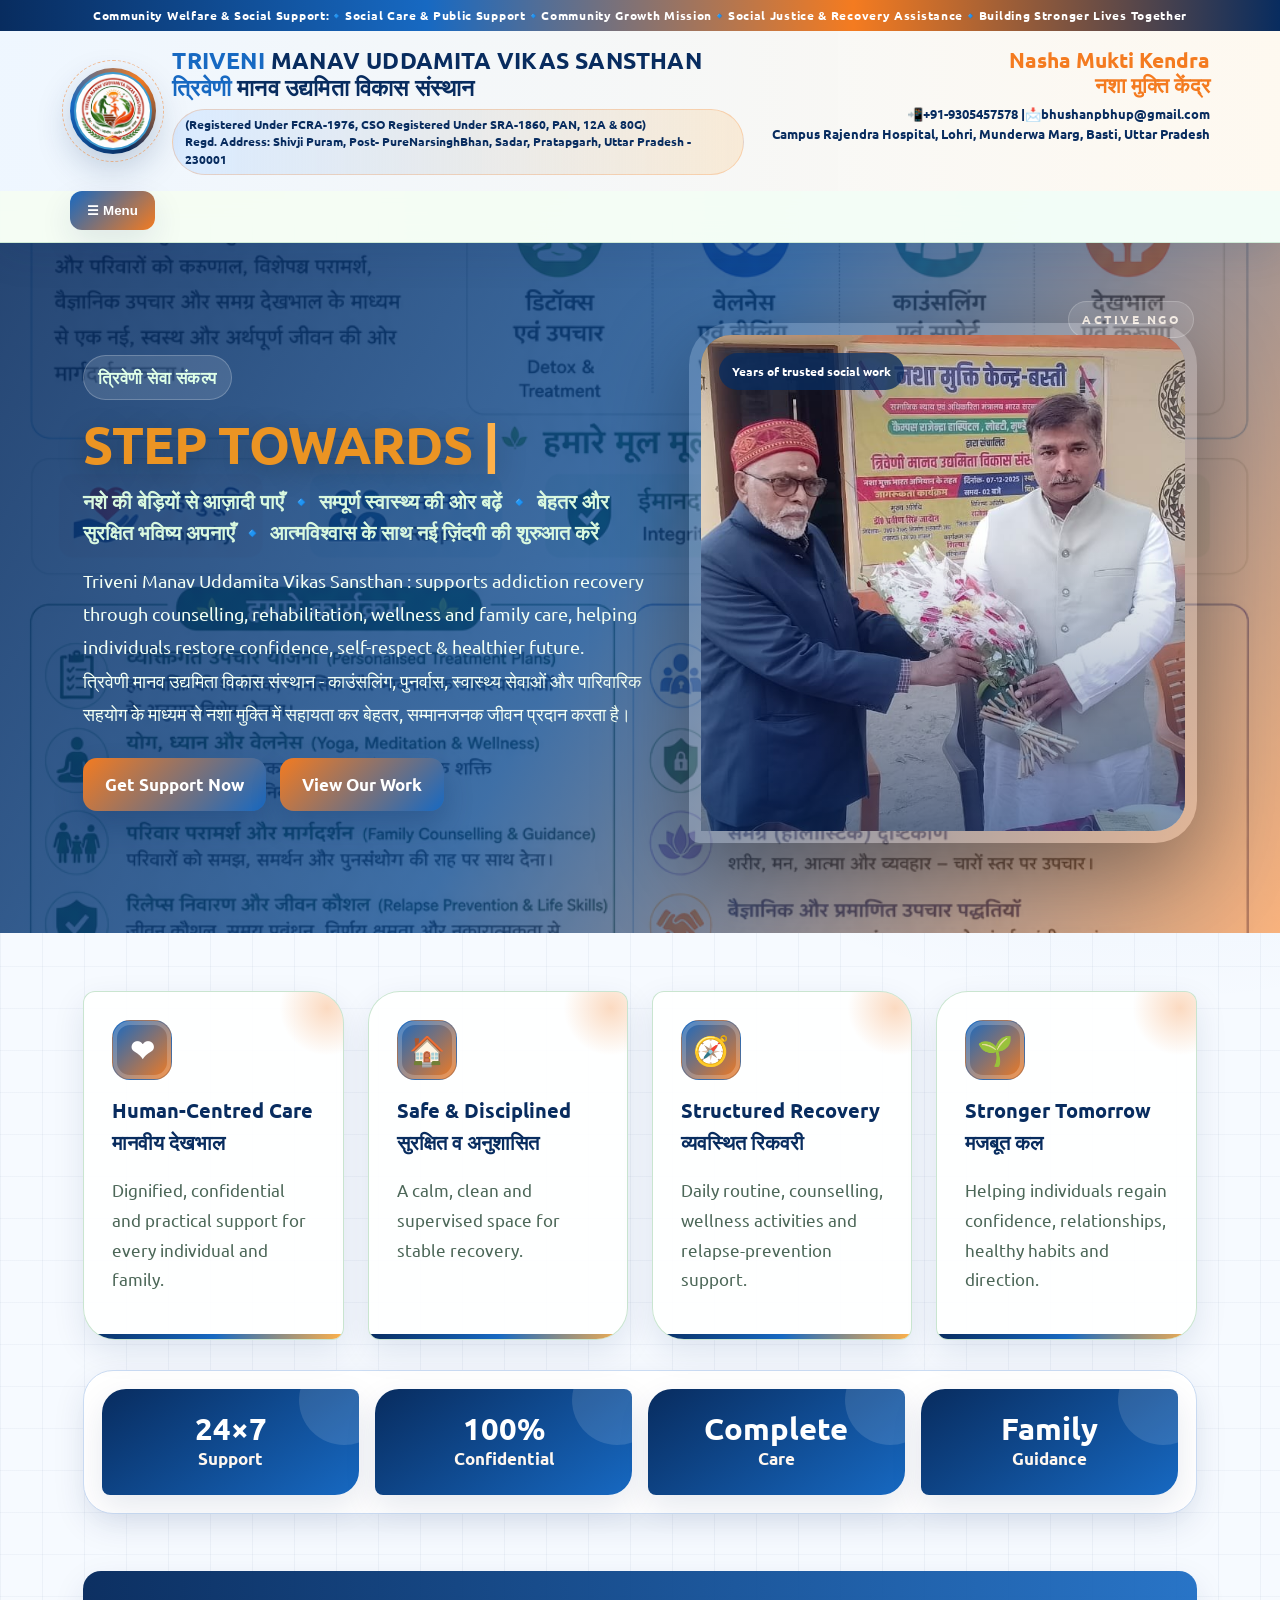
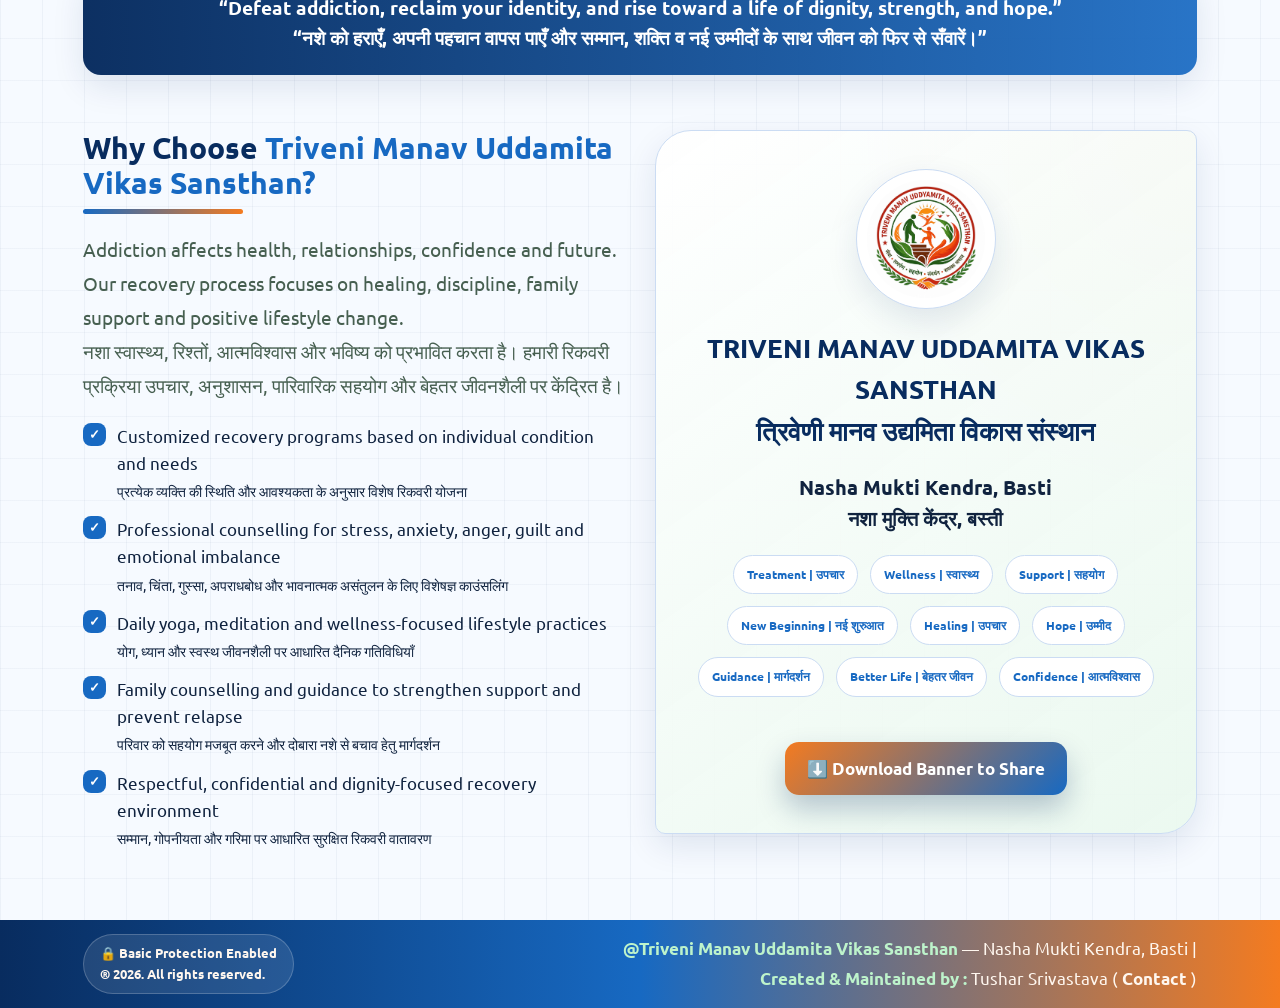
<file: index.html>
<!DOCTYPE html>
<html lang="en">

<head>
    <link rel="icon" href="assets/images/logo.png">
    <meta charset="UTF-8">
    <meta name="viewport" content="width=device-width, initial-scale=1.0">

    <title>Homepage | Triveni Manav Uddamita Vikas Sansthan</title>

    <link rel="preconnect" href="https://fonts.googleapis.com">
    <link rel="preconnect" href="https://fonts.gstatic.com" crossorigin>

    <link href="https://fonts.googleapis.com/css2?family=Ubuntu:wght@400;500;700;800&display=swap"
        rel="stylesheet">

    <link rel="stylesheet" href="style.css">
</head>

<script>
/* Basic Frontend Protection */
document.addEventListener("contextmenu", e => e.preventDefault());

document.addEventListener("keydown", function(e){
  if (
    e.key === "F12" ||
    (e.ctrlKey && e.shiftKey && ["I","J","C"].includes(e.key.toUpperCase())) ||
    (e.ctrlKey && ["U","S","C"].includes(e.key.toUpperCase()))
  ) {
    e.preventDefault();
  }
});

/* Disable Copy */
document.addEventListener('copy', e => e.preventDefault());

/* Disable Cut */
document.addEventListener('cut', e => e.preventDefault());

/* Disable Paste */
document.addEventListener('paste', e => e.preventDefault());

/* Disable Drag */
document.addEventListener('dragstart', e => e.preventDefault());

/* Console Warning */
console.log("%cSTOP!", "color:red;font-size:40px;font-weight:bold;");
console.log("This website is protected.");

</script>

<body class="page-home">

    <header class="topbar">

        <div class="top-strip">
            Community Welfare & Social Support:🔹Social Care & Public Support🔹Community Growth Mission🔹Social Justice & Recovery Assistance🔹Building Stronger Lives Together
        </div>

        <div class="brand-row">

            <!-- LEFT SIDE: Sansthan Name (same on every page) -->
            <a class="brand">

                <div class="logo-mark" onclick="openLogoPopup()">
                    <img src="assets/images/logo.png" alt="Logo">
                </div>

                <div class="brand-name">

                    <b>
                        <span class="orange">Triveni</span>
                        <span class="foundation-orange">Manav Uddamita Vikas Sansthan</span>
                        <br>
                        <span class="orange">त्रिवेणी</span>
                        <span class="foundation-orange">मानव उद्यमिता विकास संस्थान</span>
                    </b>

                    <small>
                        (Registered Under FCRA-1976, CSO Registered Under SRA-1860, PAN, 12A & 80G)<br>
                        Regd. Address: Shivji Puram, Post- PureNarsinghBhan, Sadar, Pratapgarh, Uttar Pradesh - 230001
                    </small>

                </div>

            </a>

            <!-- RIGHT SIDE: Nasha Mukti Kendra Details (plain text, no box) -->
            <div class="right-title plain-right-title">
                <b>Nasha Mukti Kendra<br>
                    नशा मुक्ति केंद्र</b>

                <small>
                    📲+91-9305457578 |📩bhushanpbhup@gmail.com<br>
                    Campus Rajendra Hospital, Lohri, Munderwa Marg, Basti, Uttar Pradesh
                </small>
            </div>

        </div>

        <button class="menu-btn">☰ Menu</button>

        <nav class="nav">
            <a href="index.html" class="home-icon">🏠</a>
            <a href="founder.html">Founder’s Legacy</a>
            <a href="about.html">About Us</a>
            <a href="programs.html">Projects & Milestones</a>
            <a href="team.html">Teams</a>
            <a href="facilities.html">Facilities</a>
            <a href="gallery.html">Gallery</a>
            <a href="testimonials.html">Testimonials</a>
            <a href="resources.html">Resources</a>
            <a href="cctv.html">CCTV</a>
            <a href="contact.html">Contact Us</a>

            <span class="datebox" id="datetime"></span>
        </nav>

    </header>

  <section class="hero">

    <!-- LEFT CONTENT -->
    <div class="hero-content">

<h1 id="typing-text"></h1>
        <h2>
            नशे की बेड़ियों से आज़ादी पाएँ 🔹 सम्पूर्ण स्वास्थ्य की ओर बढ़ें 🔹 बेहतर और सुरक्षित भविष्य अपनाएँ 🔹 आत्मविश्वास के साथ नई ज़िंदगी की शुरुआत करें
        </h2>

        <p>
            Triveni Manav Uddamita Vikas Sansthan : supports addiction recovery through counselling, rehabilitation, wellness and 
            family care, helping individuals restore confidence, self-respect & healthier future.
        <br>
            त्रिवेणी मानव उद्यमिता विकास संस्थान - काउंसलिंग, पुनर्वास, स्वास्थ्य सेवाओं और पारिवारिक सहयोग के माध्यम से नशा मुक्ति में 
            सहायता कर बेहतर, सम्मानजनक जीवन प्रदान करता है।
        </p>

        <div class="hero-btns">

            <a class="btn" href="contact.html">
                Get Support Now
            </a>

            <a class="btn" href="programs.html">
                View Our Work
            </a>

        </div>

    </div>

    <!-- RIGHT SIDE SLIDESHOW -->
    <div class="hero-slideshow">

        <img src="assets/images/homeslideshow/homeslideshow-image1.jpg" class="slide active" alt="Image 1">

        <img src="assets/images/homeslideshow/homeslideshow-image2.jpg" class="slide" alt="Image 2">

        <img src="assets/images/homeslideshow/homeslideshow-image3.jpg" class="slide" alt="Image 3">

        <img src="assets/images/homeslideshow/homeslideshow-image4.jpg" class="slide" alt="Image 4">

        <img src="assets/images/homeslideshow/homeslideshow-image5.jpg" class="slide" alt="Image 5">

    </div>

</section>
    <section class="section">

        <div class="grid grid-4">

            <div class="card feature">
                <div class="icon">❤</div>

                <h3>Human-Centred Care
                </br> मानवीय देखभाल
                </h3>

                <p>
                    Dignified, confidential and practical support
                    for every individual and family.
                </p>
            </div>

            <div class="card feature">
                <div class="icon">🏠</div>

                <h3>Safe & Disciplined
                   </br> सुरक्षित व अनुशासित
                </h3>

                <p>
                    A calm, clean and supervised space for stable recovery.
                </p>
            </div>

            <div class="card feature">
                <div class="icon">🧭</div>

                <h3>Structured Recovery
                    </br> व्यवस्थित रिकवरी
                </h3>

                <p>
                    Daily routine, counselling, wellness activities and relapse-prevention support.
                </p>
            </div>

            <div class="card feature">
                <div class="icon">🌱</div>

                <h3>Stronger Tomorrow
                     </br> मजबूत कल
                </h3>

                <p>
                    Helping individuals regain confidence, relationships, healthy habits and direction.
                </p>
            </div>

        </div>

        <div class="stats">

            <div class="stat">
                <b>24×7</b> Support
            </div>

            <div class="stat">
                <b>100%</b> Confidential
            </div>

            <div class="stat">
                <b>Complete</b> Care
            </div>

            <div class="stat">
                <b>Family</b> Guidance
            </div>

        </div>
<br>
        <div class="strip">
            “Defeat addiction, reclaim your identity, and rise toward a life of dignity, strength, and hope.”</br>
            “नशे को हराएँ, अपनी पहचान वापस पाएँ और सम्मान, शक्ति व नई उम्मीदों के साथ जीवन को फिर से सँवारें।”
        </div>

   <br><br>

    <div class="two-col">

        <div>

            <h2 class="title">
                Why Choose
                <span class="orange-text">
                    Triveni Manav Uddamita Vikas Sansthan?
                </span>
            </h2>

            <p class="lead">
                Addiction affects health, relationships, confidence and future.  
                Our recovery process focuses on healing, discipline, family support and positive lifestyle change.
                <br>
                नशा स्वास्थ्य, रिश्तों, आत्मविश्वास और भविष्य को प्रभावित करता है।  
                हमारी रिकवरी प्रक्रिया उपचार, अनुशासन, पारिवारिक सहयोग और बेहतर जीवनशैली पर केंद्रित है।
            </p>

            <ul class="list">

                <li>
                    Customized recovery programs based on individual condition and needs
                    <br>
                    <small>
                        प्रत्येक व्यक्ति की स्थिति और आवश्यकता के अनुसार विशेष रिकवरी योजना
                    </small>
                </li>

                <li>
                    Professional counselling for stress, anxiety, anger, guilt and emotional imbalance
                    <br>
                    <small>
                        तनाव, चिंता, गुस्सा, अपराधबोध और भावनात्मक असंतुलन के लिए विशेषज्ञ काउंसलिंग
                    </small>
                </li>

                <li>
                    Daily yoga, meditation and wellness-focused lifestyle practices
                    <br>
                    <small>
                        योग, ध्यान और स्वस्थ जीवनशैली पर आधारित दैनिक गतिविधियाँ
                    </small>
                </li>

                <li>
                    Family counselling and guidance to strengthen support and prevent relapse
                    <br>
                    <small>
                        परिवार को सहयोग मजबूत करने और दोबारा नशे से बचाव हेतु मार्गदर्शन
                    </small>
                </li>

                <li>
                    Respectful, confidential and dignity-focused recovery environment
                    <br>
                    <small>
                        सम्मान, गोपनीयता और गरिमा पर आधारित सुरक्षित रिकवरी वातावरण
                    </small>
                </li>

            </ul>

        </div>

<div class="poster">

<!-- CENTER LOGO -->
<div class="poster-logo">

    <img src="assets/images/logo.png"
         alt="Triveni Manav Uddamita Vikas Sansthan Logo">

</div>

    <h2>
        TRIVENI MANAV UDDAMITA VIKAS SANSTHAN
        <br>
        त्रिवेणी मानव उद्यमिता विकास संस्थान
    </h2>

    <h3>
        Nasha Mukti Kendra, Basti
        <br>
        नशा मुक्ति केंद्र, बस्ती
    </h3>

    <div class="badge-row">

    <span class="badge">
        Treatment | उपचार
    </span>

    <span class="badge">
        Wellness | स्वास्थ्य
    </span>

    <span class="badge">
        Support | सहयोग
    </span>

    <span class="badge">
        New Beginning | नई शुरुआत
    </span>

    <span class="badge">
        Healing | उपचार
    </span>

    <span class="badge">
        Hope | उम्मीद
    </span>

    <span class="badge">
        Guidance | मार्गदर्शन
    </span>

    <span class="badge">
        Better Life | बेहतर जीवन
    </span>

    <span class="badge">
        Confidence | आत्मविश्वास
    </span>

</div>
<br>

    <!-- BUTTON AREA -->
    <div class="poster-buttons">

        <a class="btn download-btn"
           href="assets/images/home-banner/triveni-banner.jpg"
           download="Triveni Manav_Uddamita Vikas Sansthan_Banner.jpg">

          ⬇️  Download Banner to Share

        </a>

    </div>

</div>

</div>

    </section>

<!-- LOGO POPUP -->

<div class="logo-popup" id="logoPopup">

    <span class="close-popup" onclick="closeLogoPopup()">
        ✕
    </span>

    <img src="assets/images/logo.png" alt="Logo">

</div>

    <footer class="footer">

    <div class="footer-left">
        🔒 Basic Protection Enabled<br>
        ®️ 2026. All rights reserved.
    </div>

    <div class="footer-right">
        <b>@Triveni Manav Uddamita Vikas Sansthan</b>
        — Nasha Mukti Kendra, Basti |
        <br>

        <b>Created & Maintained by :</b>

        Tushar Srivastava
        (
        <a href="https://www.linkedin.com/in/tusharrbl"
           class="footer-link"
           target="_blank">
            Contact
        </a>
        )
    </div>

</footer>

    <script src="script.js"></script>

</body>

</html>
</file>
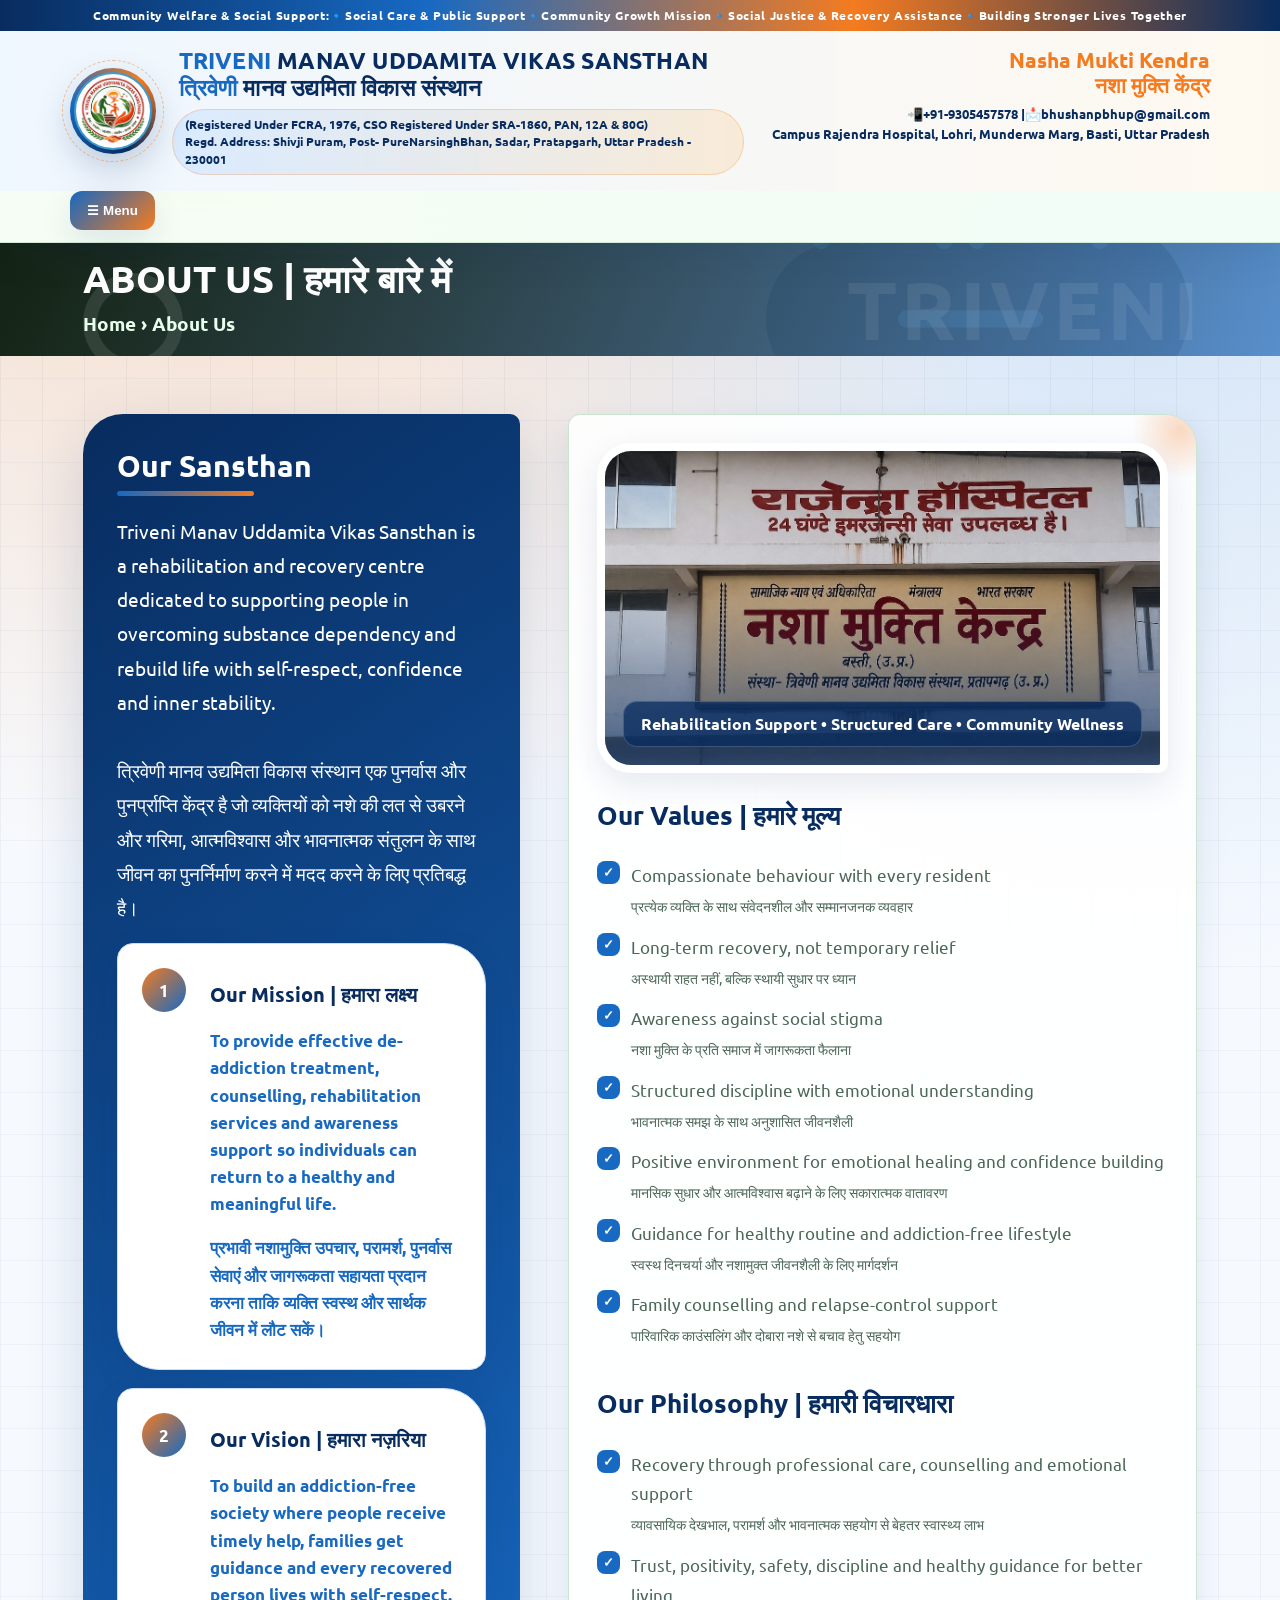
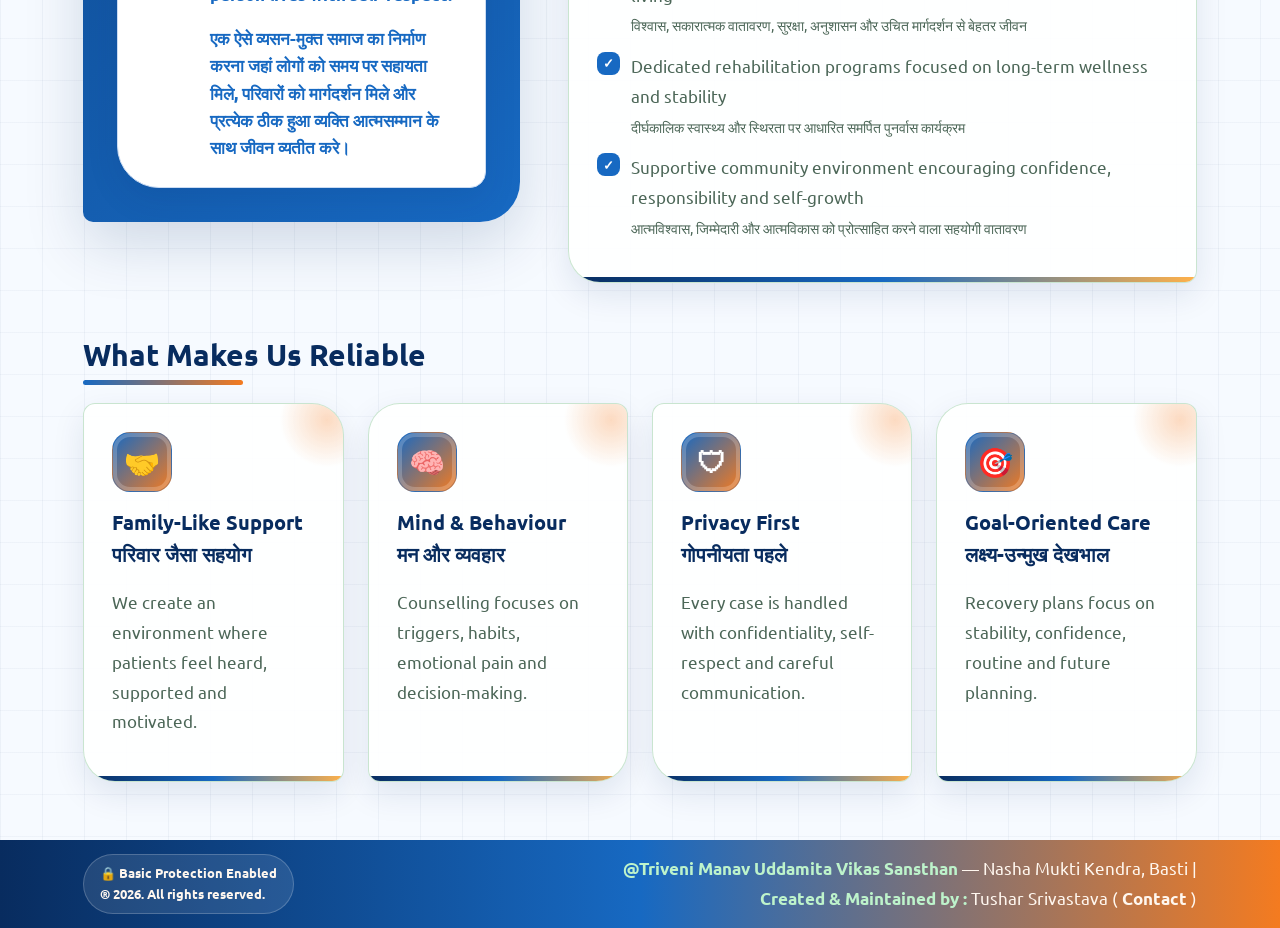
<file: about.html>
<!DOCTYPE html>
<html lang="en">
<head>
  <link rel="icon" href="assets/images/logo.png">
  <meta charset="UTF-8">
  <meta name="viewport" content="width=device-width, initial-scale=1.0">
  <title>About Us | Triveni Manav Uddamita Vikas Sansthan</title>

  <link rel="preconnect" href="https://fonts.googleapis.com">
  <link rel="preconnect" href="https://fonts.gstatic.com" crossorigin>
  <link href="https://fonts.googleapis.com/css2?family=Ubuntu:wght@400;500;700;800&display=swap" rel="stylesheet">

  <link rel="stylesheet" href="style.css">
</head>

<script>
/* Basic Frontend Protection */
document.addEventListener("contextmenu", e => e.preventDefault());

document.addEventListener("keydown", function(e){
  if (
    e.key === "F12" ||
    (e.ctrlKey && e.shiftKey && ["I","J","C"].includes(e.key.toUpperCase())) ||
    (e.ctrlKey && ["U","S","C"].includes(e.key.toUpperCase()))
  ) {
    e.preventDefault();
  }
});

/* Disable Copy */
document.addEventListener('copy', e => e.preventDefault());

/* Disable Cut */
document.addEventListener('cut', e => e.preventDefault());

/* Disable Paste */
document.addEventListener('paste', e => e.preventDefault());

/* Disable Drag */
document.addEventListener('dragstart', e => e.preventDefault());

/* Console Warning */
console.log("%cSTOP!", "color:red;font-size:40px;font-weight:bold;");
console.log("This website is protected.");

</script>
<body class="page-about">

  <header class="topbar">

        <div class="top-strip">
            Community Welfare & Social Support:🔹Social Care & Public Support🔹Community Growth Mission🔹Social Justice & Recovery Assistance🔹Building Stronger Lives Together
        </div>

        <div class="brand-row">

            <!-- LEFT SIDE: Sansthan Name (same on every page) -->
            <a class="brand" href="index.html">

                <div class="logo-mark">
                    <img src="assets/images/logo.png" alt="Triveni Manav Uddamita Vikas Sansthan Logo">
                </div>

                <div class="brand-name">

                    <b>
                        <span class="orange">&nbsp;Triveni</span>
                        <span class="foundation-orange">Manav Uddamita Vikas Sansthan</span>
                        <br>
                        <span class="orange">&nbsp;त्रिवेणी</span>
                        <span class="foundation-orange">मानव उद्यमिता विकास संस्थान</span>
                    </b>

                    <small>
                        (Registered Under FCRA, 1976, CSO Registered Under SRA-1860, PAN, 12A & 80G)<br>
                        Regd. Address: Shivji Puram, Post- PureNarsinghBhan, Sadar, Pratapgarh, Uttar Pradesh - 230001
                    </small>

                </div>

            </a>

            <!-- RIGHT SIDE: Nasha Mukti Kendra Details (plain text, no box) -->
            <!-- RIGHT SIDE: Nasha Mukti Kendra Details -->
<div class="right-title plain-right-title">
    <b>
        Nasha Mukti Kendra<br>
        नशा मुक्ति केंद्र
    </b>

    <small>
        📲+91-9305457578 |📩bhushanpbhup@gmail.com<br>
        Campus Rajendra Hospital, Lohri, Munderwa Marg, Basti, Uttar Pradesh
    </small>
</div>

        </div>

        <button class="menu-btn">☰ Menu</button>

        <nav class="nav">
            <a href="index.html">Home</a>
             <a href="founder.html">Founder’s Legacy</a>
            <a href="about.html">About Us</a>
            <a href="programs.html">Programs & Achievements</a>
            <a href="team.html">Our Teams</a>
            <a href="facilities.html">Facilities</a>
            <a href="gallery.html">Gallery</a>
            <a href="testimonials.html">Testimonials</a>
            <a href="resources.html">Resources</a>
            <a href="cctv.html">CCTV</a>
            <a href="contact.html">Contact Us</a>

            <span class="datebox" id="datetime"></span>
        </nav>

    </header>

  <section class="page-head">
    <h1>ABOUT US | हमारे बारे में</h1>
    <p>Home › About Us</p>
  </section>

  <section class="section">
    <div class="two-col">

      <div>
        <h2 class="title">
          Our <span class="orange-text">Sansthan</span>
        </h2>

        <p class="lead">
          Triveni Manav Uddamita Vikas Sansthan is a rehabilitation and recovery centre dedicated to supporting people in overcoming substance dependency and 
          rebuild life with self-respect, confidence and inner stability. &nbsp;<br><br>
          त्रिवेणी मानव उद्यमिता विकास संस्थान एक पुनर्वास और पुनर्प्राप्ति केंद्र है जो व्यक्तियों को नशे की लत से उबरने और गरिमा, आत्मविश्वास और भावनात्मक संतुलन के साथ जीवन 
          का पुनर्निर्माण करने में मदद करने के लिए प्रतिबद्ध है।
        </p>

        <div class="timeline">
          <div class="step">
            <h3>Our Mission | हमारा लक्ष्य</h3>
            <p>To provide effective de-addiction treatment, counselling, rehabilitation services and awareness support so individuals can return to a healthy and meaningful life.</p>
               प्रभावी नशामुक्ति उपचार, परामर्श, पुनर्वास सेवाएं और जागरूकता सहायता प्रदान करना ताकि व्यक्ति स्वस्थ और सार्थक जीवन में लौट सकें।
        </div>

          <div class="step">
            <h3>Our Vision | हमारा नज़रिया</h3>
            <p>To build an addiction-free society where people receive timely help, families get guidance and every recovered person lives with self-respect.</p>
               एक ऐसे व्यसन-मुक्त समाज का निर्माण करना जहां लोगों को समय पर सहायता मिले, परिवारों को मार्गदर्शन मिले और प्रत्येक ठीक हुआ व्यक्ति आत्मसम्मान के साथ जीवन व्यतीत करे।
        </div>

        </div>
      </div>

<div class="card">

    <div class="photo">
        <img src="assets/images/aboutus/nashamuktikendra.jpg" alt="Healing Environment">

       <div class="photo-text">
    Rehabilitation Support • Structured Care • Community Wellness
    
</div>
    </div>

        &nbsp;<br>
        <h2 class="title-orange">Our Values | हमारे मूल्य</h2>


<ul class="list">

  <li>
    Compassionate behaviour with every resident
    <br>
    <small>प्रत्येक व्यक्ति के साथ संवेदनशील और सम्मानजनक व्यवहार</small>
  </li>

  <li>
    Long-term recovery, not temporary relief
    <br>
    <small>अस्थायी राहत नहीं, बल्कि स्थायी सुधार पर ध्यान</small>
  </li>

  <li>
    Awareness against social stigma
    <br>
    <small>नशा मुक्ति के प्रति समाज में जागरूकता फैलाना</small>
  </li>

  <li>
    Structured discipline with emotional understanding
    <br>
    <small>भावनात्मक समझ के साथ अनुशासित जीवनशैली</small>
  </li>

  <li>
        Positive environment for emotional healing and confidence building
        <br>
        <small>
            मानसिक सुधार और आत्मविश्वास बढ़ाने के लिए सकारात्मक वातावरण
        </small>
    </li>

    <li>
        Guidance for healthy routine and addiction-free lifestyle
        <br>
        <small>
            स्वस्थ दिनचर्या और नशामुक्त जीवनशैली के लिए मार्गदर्शन
        </small>
    </li>

    <li>
        Family counselling and relapse-control support
        <br>
        <small>
            पारिवारिक काउंसलिंग और दोबारा नशे से बचाव हेतु सहयोग
        </small>
    </li>

</ul>

&nbsp;<br>
        <h2 class="title-orange">Our Philosophy | हमारी विचारधारा</h2>
<ul class="list">

<li>
  Recovery through professional care, counselling and emotional support
  <br>
  <small>व्यावसायिक देखभाल, परामर्श और भावनात्मक सहयोग से बेहतर स्वास्थ्य लाभ</small>
</li>

<li>
  Trust, positivity, safety, discipline and healthy guidance for better living
  <br>
  <small>विश्वास, सकारात्मक वातावरण, सुरक्षा, अनुशासन और उचित मार्गदर्शन से बेहतर जीवन</small>
</li>

<li>
  Dedicated rehabilitation programs focused on long-term wellness and stability
  <br>
  <small>दीर्घकालिक स्वास्थ्य और स्थिरता पर आधारित समर्पित पुनर्वास कार्यक्रम</small>
</li>

<li>
  Supportive community environment encouraging confidence, responsibility and self-growth
  <br>
  <small>आत्मविश्वास, जिम्मेदारी और आत्मविकास को प्रोत्साहित करने वाला सहयोगी वातावरण</small>
</li>

  </ul>

      </div>

    </div>
<br><br>
    <h2 class="title">What Makes Us Reliable</h2>

    <div class="grid grid-4">
      <div class="card feature">
        <div class="icon">🤝</div>
        <h3>Family-Like Support<br>
        परिवार जैसा सहयोग</h3>
        <p>We create an environment where patients feel heard, supported and motivated.</p>
      </div>

      <div class="card feature">
        <div class="icon">🧠</div>
        <h3>Mind & Behaviour<br>
        मन और व्यवहार</h3>
        <p>Counselling focuses on triggers, habits, emotional pain and decision-making.</p>
      </div>

      <div class="card feature">
        <div class="icon">🛡</div>
        <h3>Privacy First<br>
        गोपनीयता पहले</h3>
        <p>Every case is handled with confidentiality, self-respect and careful communication.</p>
      </div>

      <div class="card feature">
        <div class="icon">🎯</div>
        <h3>Goal-Oriented Care<br>
        लक्ष्य-उन्मुख देखभाल</h3>
        <p>Recovery plans focus on stability, confidence, routine and future planning.</p>
      </div>
    </div>
  </section>

    <footer class="footer">

    <div class="footer-left">
        🔒 Basic Protection Enabled<br>
        ®️ 2026. All rights reserved.
    </div>

    <div class="footer-right">
        <b>@Triveni Manav Uddamita Vikas Sansthan</b>
        — Nasha Mukti Kendra, Basti |
        <br>

        <b>Created & Maintained by :</b>

        Tushar Srivastava
        (
        <a href="https://www.linkedin.com/in/tusharrbl"
           class="footer-link"
           target="_blank">
            Contact
        </a>
        )
    </div>

</footer>

  <script src="script.js"></script>

</body>
</html>
</file>
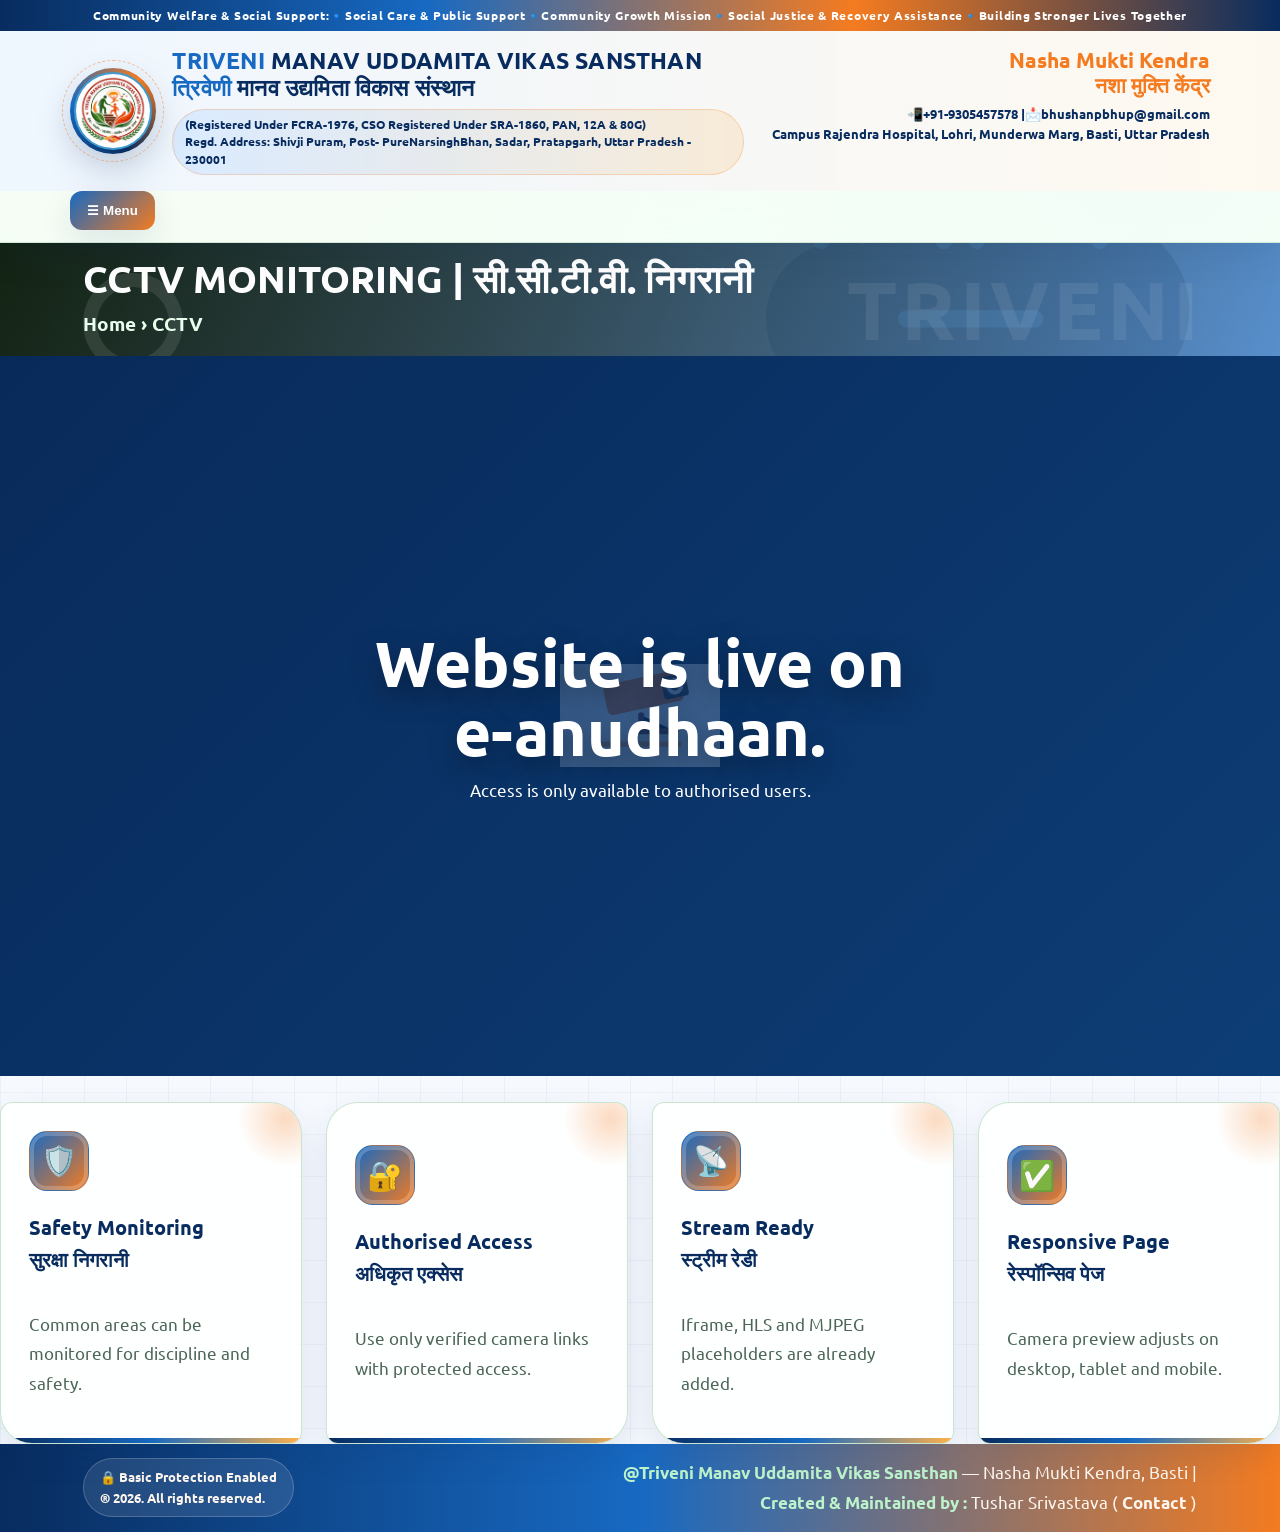
<file: cctv.html>
<!DOCTYPE html>
<html lang="en">

<head>
    <link rel="icon" href="assets/images/logo.png">
    <meta charset="UTF-8">
    <meta name="viewport" content="width=device-width, initial-scale=1.0">

    <title>CCTV | Triveni Manav Uddamita Vikas Sansthan</title>

    <link rel="preconnect" href="https://fonts.googleapis.com">
    <link rel="preconnect" href="https://fonts.gstatic.com" crossorigin>

    <link href="https://fonts.googleapis.com/css2?family=Ubuntu:wght@400;500;700;800&display=swap" rel="stylesheet">

    <link rel="stylesheet" href="style.css">
</head>

<script>
/* Basic Frontend Protection */
document.addEventListener("contextmenu", e => e.preventDefault());

document.addEventListener("keydown", function(e){
  if (
    e.key === "F12" ||
    (e.ctrlKey && e.shiftKey && ["I","J","C"].includes(e.key.toUpperCase())) ||
    (e.ctrlKey && ["U","S","C"].includes(e.key.toUpperCase()))
  ) {
    e.preventDefault();
  }
});

document.addEventListener('copy', e => e.preventDefault());
document.addEventListener('cut', e => e.preventDefault());
document.addEventListener('paste', e => e.preventDefault());
document.addEventListener('dragstart', e => e.preventDefault());

console.log("%cSTOP!", "color:red;font-size:40px;font-weight:bold;");
console.log("This website is protected.");
</script>

<body class="page-cctv">

<header class="topbar">

        <div class="top-strip">
            Community Welfare & Social Support:🔹Social Care & Public Support🔹Community Growth Mission🔹Social Justice & Recovery Assistance🔹Building Stronger Lives Together
        </div>

        <div class="brand-row">

            <!-- LEFT SIDE: Sansthan Name (same on every page) -->
            <a class="brand" href="index.html">

                <div class="logo-mark" onclick="openLogoPopup()">
                    <img src="assets/images/logo.png" alt="Logo">
                </div>

                <div class="brand-name">

                    <b>
                        <span class="orange">Triveni</span>
                        <span class="foundation-orange">Manav Uddamita Vikas Sansthan</span>
                        <br>
                        <span class="orange">त्रिवेणी</span>
                        <span class="foundation-orange">मानव उद्यमिता विकास संस्थान</span>
                    </b>

                    <small>
                        (Registered Under FCRA-1976, CSO Registered Under SRA-1860, PAN, 12A & 80G)<br>
                        Regd. Address: Shivji Puram, Post- PureNarsinghBhan, Sadar, Pratapgarh, Uttar Pradesh - 230001
                    </small>

                </div>

            </a>

            <!-- RIGHT SIDE: Nasha Mukti Kendra Details (plain text, no box) -->
            <div class="right-title plain-right-title">
                <b>Nasha Mukti Kendra<br>
                    नशा मुक्ति केंद्र</b>

                <small>
                    📲+91-9305457578 |📩bhushanpbhup@gmail.com<br>
                    Campus Rajendra Hospital, Lohri, Munderwa Marg, Basti, Uttar Pradesh
                </small>
            </div>

        </div>

        <button class="menu-btn">☰ Menu</button>

        <nav class="nav">
            <a href="index.html">Home</a>
            <a href="founder.html">Founder’s Legacy</a>
            <a href="about.html">About Us</a>
            <a href="programs.html">Programs & Achievements</a>
            <a href="team.html">Our Teams</a>
            <a href="facilities.html">Facilities</a>
            <a href="gallery.html">Gallery</a>
            <a href="testimonials.html">Testimonials</a>
            <a href="resources.html">Resources</a>
            <a href="cctv.html">CCTV</a>
            <a href="contact.html">Contact Us</a>

            <span class="datebox" id="datetime"></span>
        </nav>

    </header>


    <section class="page-head">
        <h1>CCTV MONITORING | सी.सी.टी.वी. निगरानी</h1>
        <p>Home › CCTV</p>
    </section>

    <!-- <section class="section">
        <h2 class="title">Live CCTV Setup | लाइव सीसीटीवी सेटअप</h2> -->

        <!-- <p class="lead">
            This page is ready for CCTV integration. Later, replace only the camera URL in the marked area below and your authorised CCTV stream can run on the website.<br><br>
            यह पेज CCTV integration के लिए तैयार है। बाद में नीचे दिए गए marked code में सिर्फ camera URL बदलना होगा और authorised CCTV stream website पर चल सकती है।
        </p>

        <div class="cctv-live-box">
            <div class="cctv-live-head">
                <span>Camera Preview Window | कैमरा प्रीव्यू विंडो</span>
                <span class="cctv-status">Ready for secure authorised feed</span>
            </div> -->

            <div class="cctv-frame-wrap">
                <!-- =========================================================
                     CCTV LIVE CODE - EDIT ONLY THIS AREA LATER

                     OPTION 1: If DVR/NVR gives iframe/embed URL, paste it below:
                     <iframe src="https://YOUR-CCTV-EMBED-LINK-HERE" allowfullscreen></iframe>

                     OPTION 2: If you convert RTSP to HLS (.m3u8), use video:
                     <video controls autoplay muted playsinline>
                         <source src="https://YOUR-HLS-LINK-HERE/stream.m3u8" type="application/x-mpegURL">
                     </video>

                     OPTION 3: If your camera gives MJPEG snapshot stream, use img:
                     <img src="https://YOUR-MJPEG-CAMERA-LINK-HERE" alt="Live CCTV Camera">

                     IMPORTANT:
                     - Browser me direct RTSP usually nahi chalta.
                     - RTSP ko HLS/WebRTC/MJPEG me convert karna padta hai.
                     - Public website par username/password direct code me mat daalna.
                     ========================================================= -->

                <div class="cctv-placeholder">
                    <b>Website is live on <br>e-anudhaan.</b>
                    <span>Access is only available to authorised users.</span>
                </div>
            </div>
        </div>

        <!-- <div class="cctv-code-note">
            Later edit area: <code>cctv.html</code> file ke andar <code>CCTV LIVE CODE</code> comment ke neeche camera embed/HLS/MJPEG link paste karna hai.
        </div> -->

        <div class="grid grid-4 cctv-mini-grid">
            <div class="card feature cctv-mini-card">
                <div class="icon">🛡️</div>
                <h3>Safety Monitoring<br>सुरक्षा निगरानी</h3>
                <p>Common areas can be monitored for discipline and safety.</p>
            </div>

            <div class="card feature cctv-mini-card">
                <div class="icon">🔐</div>
                <h3>Authorised Access<br>अधिकृत एक्सेस</h3>
                <p>Use only verified camera links with protected access.</p>
            </div>

            <div class="card feature cctv-mini-card">
                <div class="icon">📡</div>
                <h3>Stream Ready<br>स्ट्रीम रेडी</h3>
                <p>Iframe, HLS and MJPEG placeholders are already added.</p>
            </div>

            <div class="card feature cctv-mini-card">
                <div class="icon">✅</div>
                <h3>Responsive Page<br>रेस्पॉन्सिव पेज</h3>
                <p>Camera preview adjusts on desktop, tablet and mobile.</p>
            </div>
        </div>
    </section>



    <div class="logo-popup" id="logoPopup">
        <span class="close-popup" onclick="closeLogoPopup()">✕</span>
        <img src="assets/images/logo.png" alt="Logo">
    </div>

<footer class="footer">

    <div class="footer-left">
        🔒 Basic Protection Enabled<br>
        ®️ 2026. All rights reserved.
    </div>

    <div class="footer-right">
        <b>@Triveni Manav Uddamita Vikas Sansthan</b>
        — Nasha Mukti Kendra, Basti |
        <br>

        <b>Created & Maintained by :</b>

        Tushar Srivastava
        (
        <a href="https://www.linkedin.com/in/tusharrbl"
           class="footer-link"
           target="_blank">
            Contact
        </a>
        )
    </div>

</footer>

    <script src="script.js"></script>

</body>

</html>
</file>
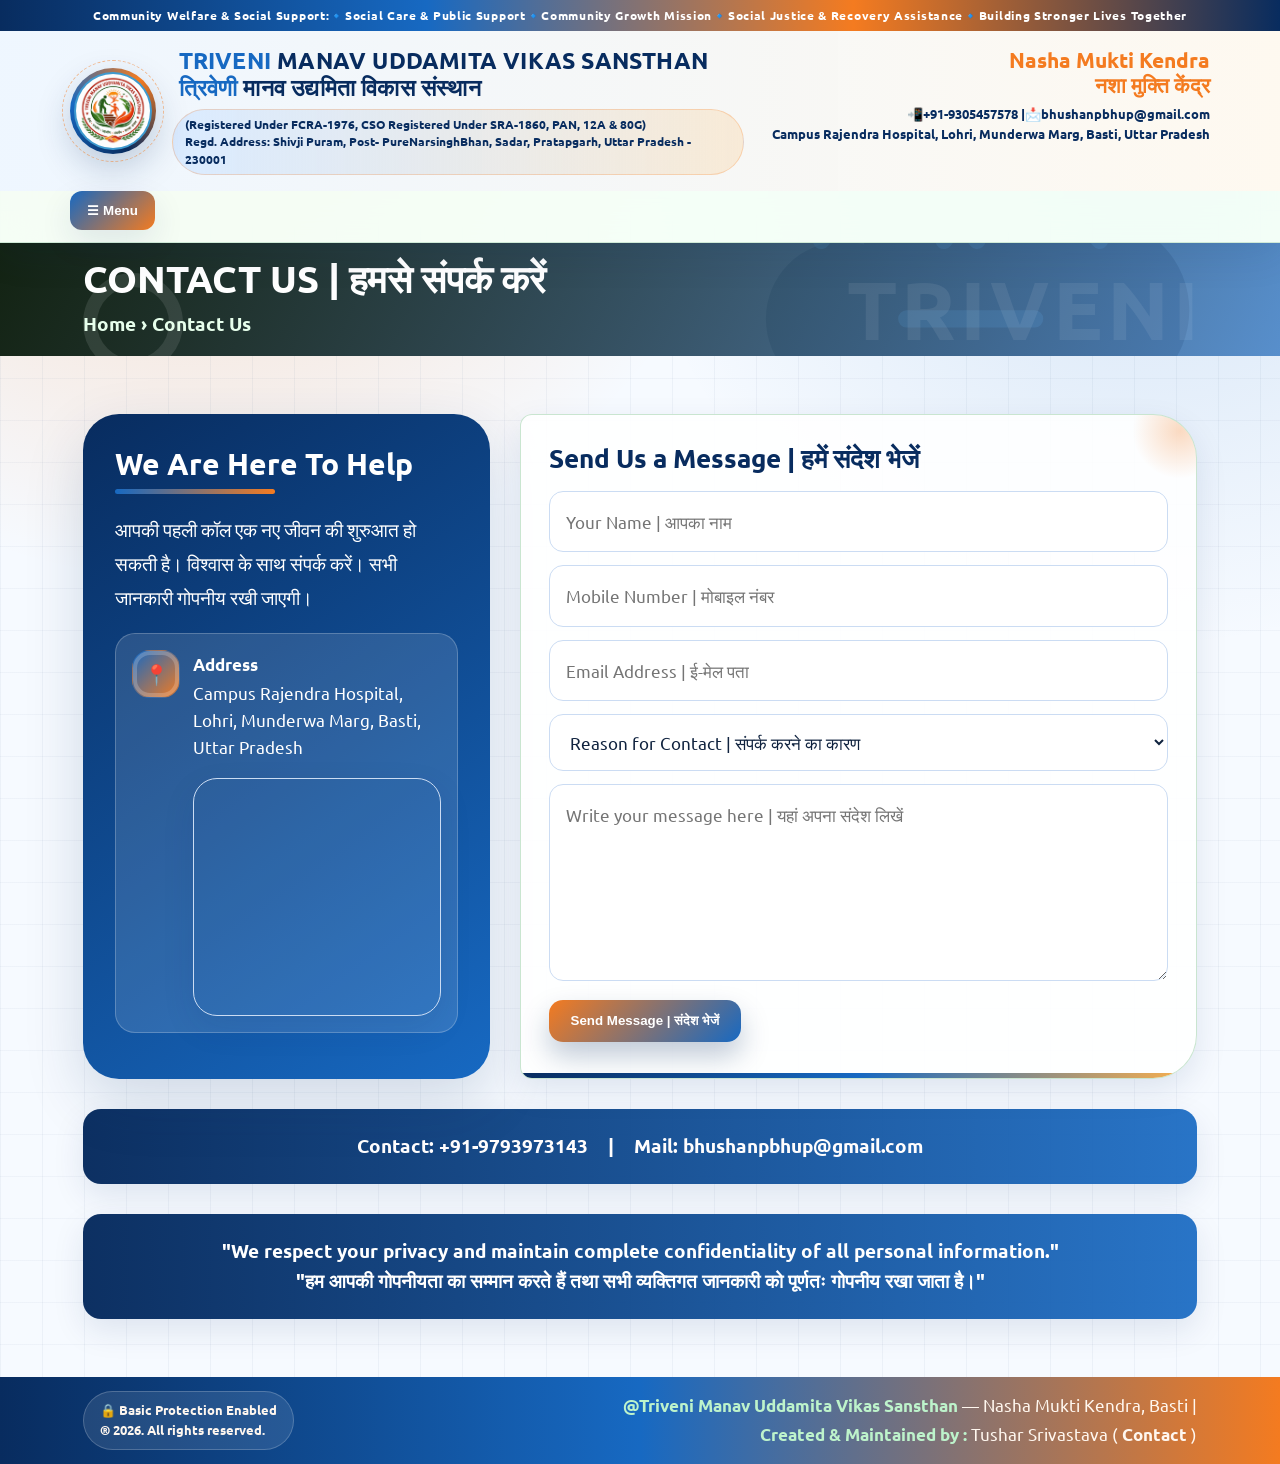
<file: contact.html>
<!DOCTYPE html>
<html lang="en">

<head>
<link rel="icon" href="assets/images/logo.png">
    <!-- CHARACTER ENCODING -->
    <meta charset="UTF-8">

    <!-- RESPONSIVE VIEWPORT -->
    <meta name="viewport" content="width=device-width, initial-scale=1.0">

    <!-- PAGE TITLE -->
    <title>Contact Us | Triveni Manav Uddamita Vikas Sansthan</title>

    <!-- GOOGLE FONT -->
    <link rel="preconnect" href="https://fonts.googleapis.com">

    <link rel="preconnect" href="https://fonts.gstatic.com" crossorigin>

    <link href="https://fonts.googleapis.com/css2?family=Ubuntu:wght@400;500;700;800&display=swap"
        rel="stylesheet">

    <!-- MAIN CSS FILE -->
    <link rel="stylesheet" href="style.css">

    <!-- PAGE SPECIFIC STYLE -->
    <style>

        body {
            color: #000;
        }

    </style>

</head>

<script>
/* Basic Frontend Protection */
document.addEventListener("contextmenu", e => e.preventDefault());

document.addEventListener("keydown", function(e){
  if (
    e.key === "F12" ||
    (e.ctrlKey && e.shiftKey && ["I","J","C"].includes(e.key.toUpperCase())) ||
    (e.ctrlKey && ["U","S","C"].includes(e.key.toUpperCase()))
  ) {
    e.preventDefault();
  }
});

/* Disable Copy */
document.addEventListener('copy', e => e.preventDefault());

/* Disable Cut */
document.addEventListener('cut', e => e.preventDefault());

/* Disable Paste */
document.addEventListener('paste', e => e.preventDefault());

/* Disable Drag */
document.addEventListener('dragstart', e => e.preventDefault());

/* Console Warning */
console.log("%cSTOP!", "color:red;font-size:40px;font-weight:bold;");
console.log("This website is protected.");

</script>
<body class="page-contact">

    <!-- ===================================================== -->
    <!-- HEADER SECTION -->
    <!-- ===================================================== -->

    <header class="topbar">

        <div class="top-strip">
            Community Welfare & Social Support:🔹Social Care & Public Support🔹Community Growth Mission🔹Social Justice & Recovery Assistance🔹Building Stronger Lives Together
        </div>

        <div class="brand-row">

            <!-- LEFT SIDE: Sansthan Name (same on every page) -->
            <a class="brand" href="index.html">

                <div class="logo-mark">
                    <img src="assets/images/logo.png" alt="Triveni Manav Uddamita Vikas Sansthan Logo">
                </div>

                <div class="brand-name">

                    <b>
                        <span class="orange">&nbsp;Triveni</span>
                        <span class="foundation-orange">Manav Uddamita Vikas Sansthan</span>
                        <br>
                        <span class="orange">&nbsp;त्रिवेणी</span>
                        <span class="foundation-orange">मानव उद्यमिता विकास संस्थान</span>
                    </b>

                    <small>
                        (Registered Under FCRA-1976, CSO Registered Under SRA-1860, PAN, 12A & 80G)<br>
                        Regd. Address: Shivji Puram, Post- PureNarsinghBhan, Sadar, Pratapgarh, Uttar Pradesh - 230001
                    </small>

                </div>

            </a>

            <!-- RIGHT SIDE: Nasha Mukti Kendra Details (plain text, no box) -->
           <div class="right-title plain-right-title">
                <b>Nasha Mukti Kendra<br>
                    नशा मुक्ति केंद्र</b>

                <small>
                    📲+91-9305457578 |📩bhushanpbhup@gmail.com<br>
                    Campus Rajendra Hospital, Lohri, Munderwa Marg, Basti, Uttar Pradesh
                </small>
            </div>

        </div>

        <button class="menu-btn">☰ Menu</button>

        <nav class="nav">
            <a href="index.html">Home</a>
            <a href="founder.html">Founder’s Legacy</a>
            <a href="about.html">About Us</a>
            <a href="programs.html">Programs & Achievements</a>
            <a href="team.html">Our Teams</a>
            <a href="facilities.html">Facilities</a>
            <a href="gallery.html">Gallery</a>
            <a href="testimonials.html">Testimonials</a>
            <a href="resources.html">Resources</a>
            <a href="cctv.html">CCTV</a>
            <a href="contact.html">Contact Us</a>

            <span class="datebox" id="datetime"></span>
        </nav>

    </header>

    <!-- ===================================================== -->
    <!-- PAGE HEADER -->
    <!-- ===================================================== -->

    <section class="page-head">

        <h1>
            CONTACT US | हमसे संपर्क करें
        </h1>

        <p>
            Home › Contact Us
        </p>

    </section>

    <!-- ===================================================== -->
    <!-- CONTACT SECTION -->
    <!-- ===================================================== -->

    <section class="section">

        <div class="two-col">

            <!-- ================================================= -->
            <!-- LEFT SIDE CONTACT INFO -->
            <!-- ================================================= -->

            <div>

                <h2 class="title">

                    We Are Here To Help

                </h2>

                <p class="lead">

                    आपकी पहली कॉल एक नए जीवन की शुरुआत
                    हो सकती है।

                    विश्वास के साथ संपर्क करें।
                    सभी जानकारी गोपनीय रखी जाएगी।

                </p>

                <!-- ADDRESS SECTION -->

                <div class="info-line">

                    <div class="icon">
                        📍
                    </div>

                    <div>

                        <b>Address</b>

                        <br>

                        Campus Rajendra Hospital, Lohri, Munderwa Marg, Basti, Uttar Pradesh

                        <!-- GOOGLE MAP -->

                        <div class="map-box">

                            <iframe
                                src="https://www.google.com/maps/embed?pb=!1m14!1m8!1m3!1d890.2605429351049!2d82.8087095!3d26.8067858!3m2!1i1024!2i768!4f13.1!3m3!1m2!1s0x3990d17b1da70221%3A0x18d286e234fd7ead!2sRajendra%20Hospital%20Basti!5e0!3m2!1sen!2sin!4v1778930573004!5m2!1sen!2sin"
                                width="100%"
                                height="230"
                                style="border:0;"
                                allowfullscreen=""
                                loading="lazy">

                            </iframe>

                        </div>

                    </div>

                </div>

            </div>

            <!-- ================================================= -->
            <!-- CONTACT FORM -->
            <!-- ================================================= -->

            <div class="card contact-box">

                <h2 class="title-orange">

                    Send Us a Message | हमें संदेश भेजें

                </h2>

                <!-- FORM SUBMIT -->
                <form
                    action="https://formsubmit.co/bhushanpbhup@gmail.com"
                    method="POST"
                >

                    <!-- NAME -->
                    <input
                        type="text"
                        name="name"
                        placeholder="Your Name | आपका नाम"
                        required
                    >

                    <!-- MOBILE -->
                    <input
                        type="tel"
                        name="mobile"
                        placeholder="Mobile Number | मोबाइल नंबर"
                        required
                    >

                    <!-- EMAIL -->
                    <input
                        type="email"
                        name="email"
                        placeholder="Email Address | ई-मेल पता"
                    >

                    <!-- REASON SELECT -->
                    <select name="reason" required>

                        <option value="">
                            Reason for Contact | संपर्क करने का कारण
                        </option>

                        <option>
                            Admission Enquiry | प्रवेश संबंधी पूछताछ
                        </option>

                        <option>
                            Family Counselling | पारिवारिक परामर्श
                        </option>

                        <option>
                            Program Details | कार्यक्रम का विवरण
                        </option>

                        <option>
                            Emergency Support | आपातकालीन सहायता
                        </option>

                    </select>

                    <!-- MESSAGE BOX -->
                    <textarea
                        name="message"
                        rows="6"
                        placeholder="Write your message here | यहां अपना संदेश लिखें"
                        required
                    ></textarea>

                    <!-- ================================================= -->
                    <!-- FORM SETTINGS -->
                    <!-- ================================================= -->

                    <!-- EMAIL SUBJECT -->
                    <input
                        type="hidden"
                        name="_subject"
                        value="New Message From Triveni Manav Uddamita Vikas Sansthan Website"
                    >

                    <!-- CAPTCHA DISABLE -->
                    <input
                        type="hidden"
                        name="_captcha"
                        value="false"
                    >

                    <!-- TABLE FORMAT EMAIL -->
                    <input
                        type="hidden"
                        name="_template"
                        value="table"
                    >

                    <!-- SUBMIT BUTTON -->
                    <button class="btn" type="submit">

                        Send Message | संदेश भेजें

                    </button>

                </form>

            </div>

        </div>

        <!-- ===================================================== -->
        <!-- CONTACT STRIP -->
        <!-- ===================================================== -->

        <div class="strip" style="color: #fffdfd;">

            Contact:
            +91-9793973143

            &nbsp;&nbsp;&nbsp;|&nbsp;&nbsp;&nbsp;

            Mail:
            bhushanpbhup@gmail.com

        </div>

        <!-- PRIVACY MESSAGE -->

<div class="strip">

    "We respect your privacy and maintain complete confidentiality
    of all personal information."

    <br>

    "हम आपकी गोपनीयता का सम्मान करते हैं तथा
    सभी व्यक्तिगत जानकारी को पूर्णतः गोपनीय रखा जाता है।"

</div>

    </section>

    <!-- ===================================================== -->
    <!-- FOOTER -->
    <!-- ===================================================== -->

    <footer class="footer">

    <div class="footer-left">
        🔒 Basic Protection Enabled<br>
        ®️ 2026. All rights reserved.
    </div>

    <div class="footer-right">
        <b>@Triveni Manav Uddamita Vikas Sansthan</b>
        — Nasha Mukti Kendra, Basti |
        <br>

        <b>Created & Maintained by :</b>

        Tushar Srivastava
        (
        <a href="https://www.linkedin.com/in/tusharrbl"
           class="footer-link"
           target="_blank">
            Contact
        </a>
        )
    </div>

</footer>

    <!-- MAIN JAVASCRIPT FILE -->
    <script src="script.js"></script>

</body>

</html>
</file>
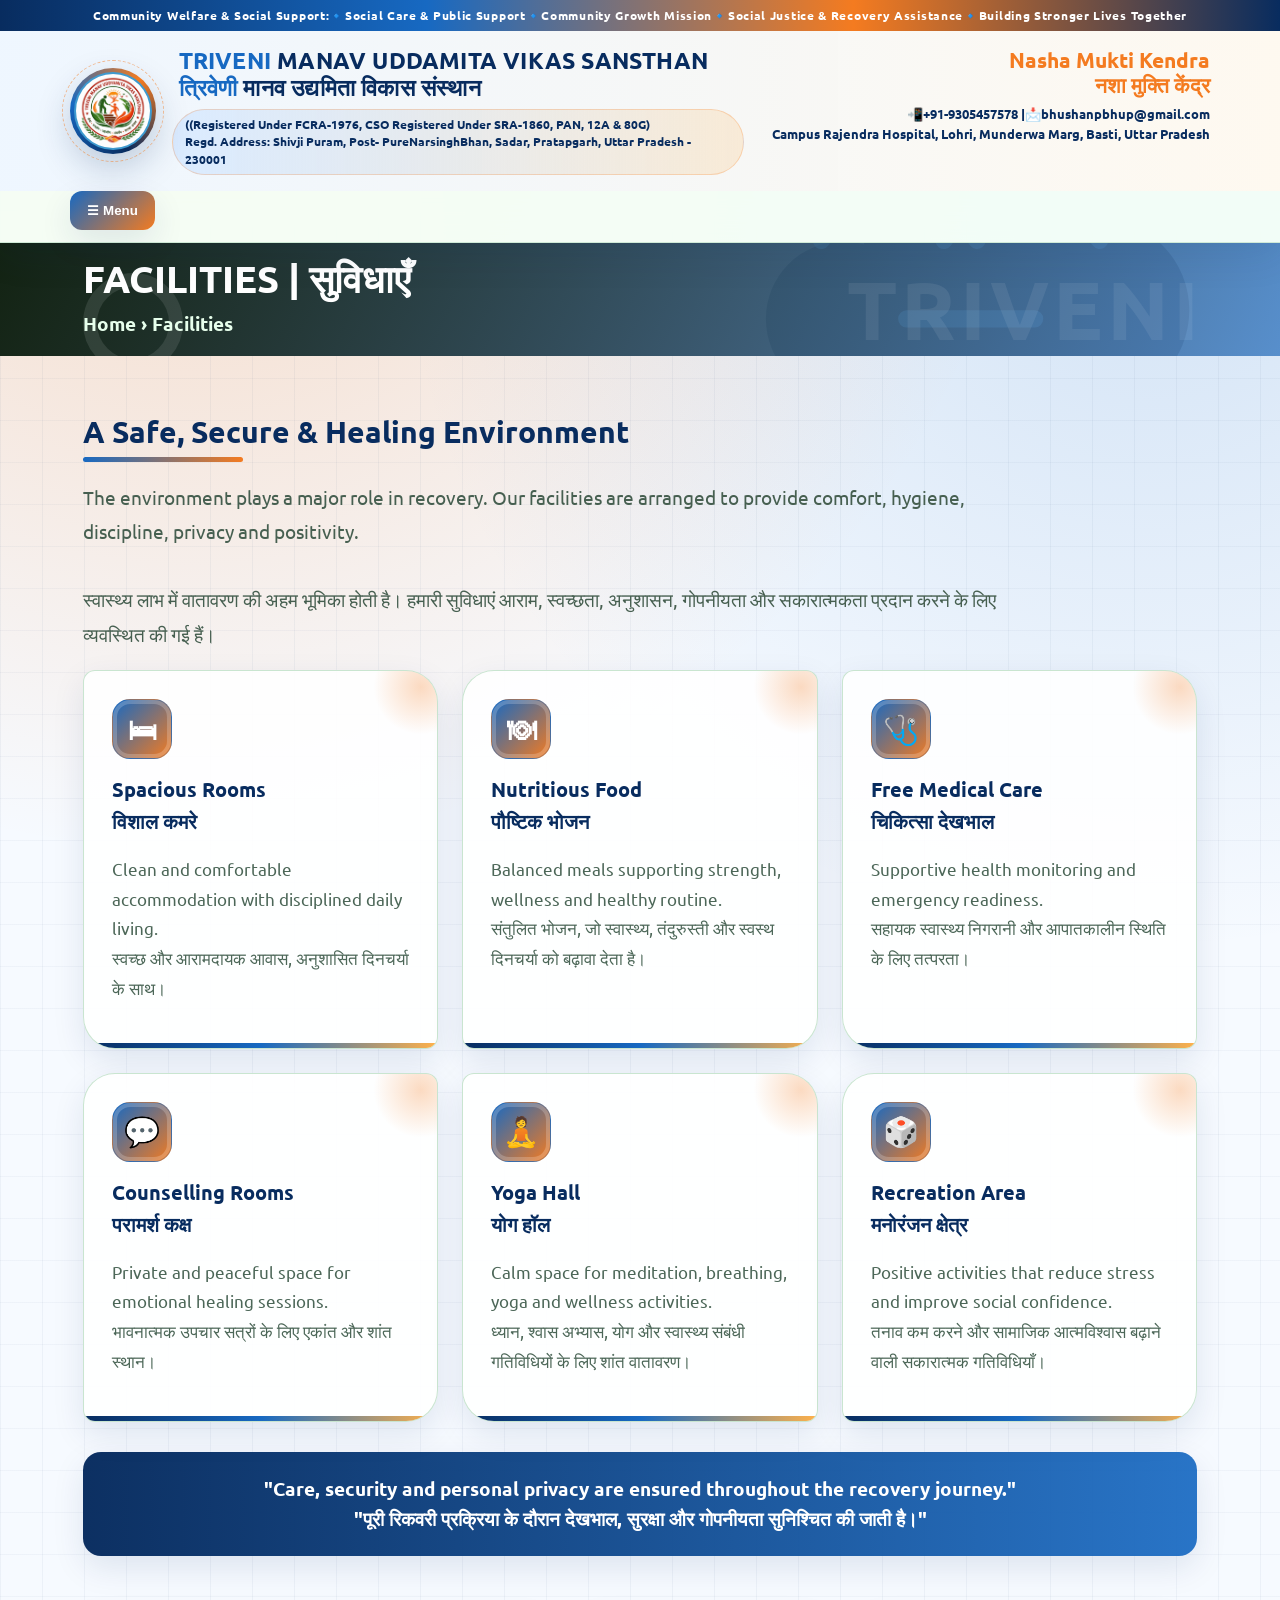
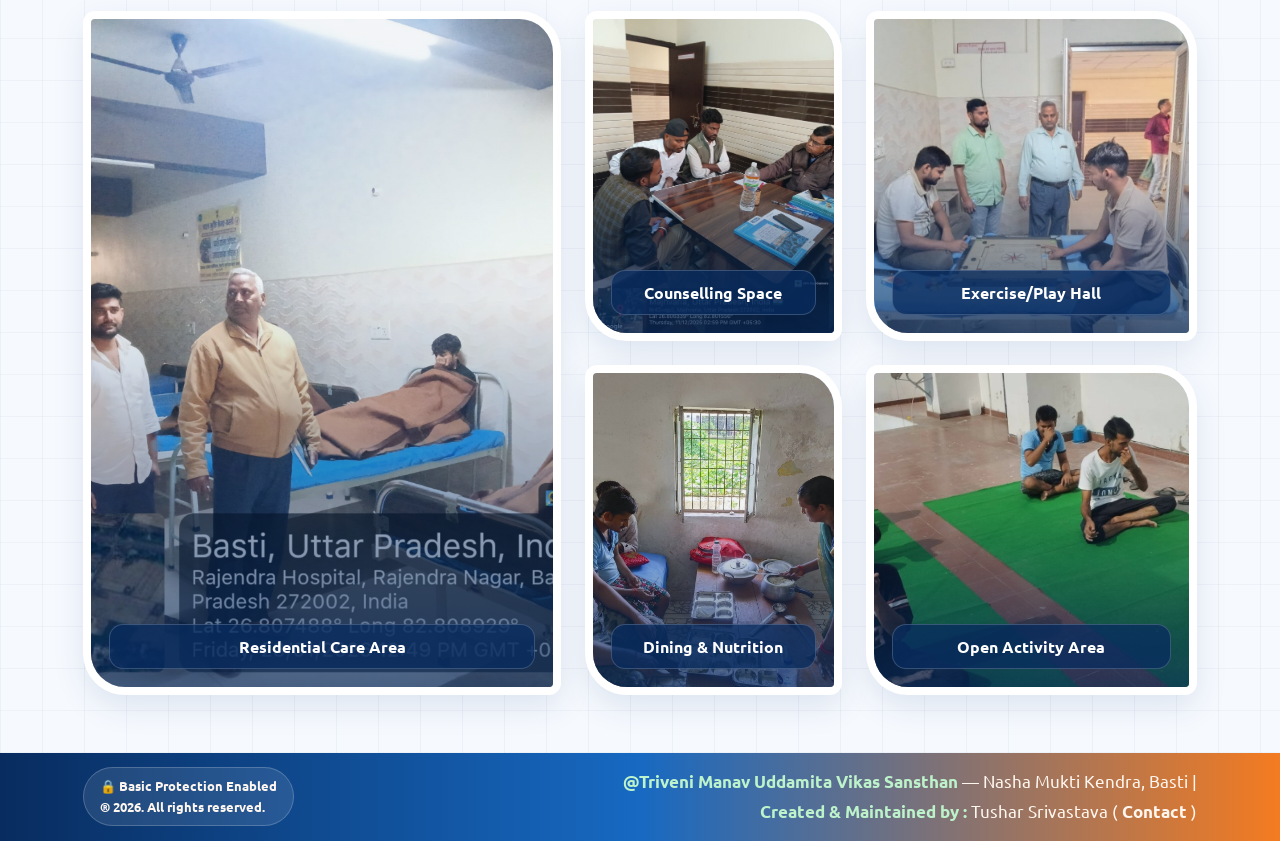
<file: facilities.html>
<!DOCTYPE html>
<html lang="en">

<head>
<link rel="icon" href="assets/images/logo.png">
    <!-- CHARACTER ENCODING -->
    <meta charset="UTF-8">

    <!-- RESPONSIVE VIEWPORT -->
    <meta name="viewport" content="width=device-width, initial-scale=1.0">

    <!-- PAGE TITLE -->
    <title>Facilities | Triveni Manav Uddamita Vikas Sansthan</title>

    <!-- GOOGLE FONT -->
    <link rel="preconnect" href="https://fonts.googleapis.com">

    <link rel="preconnect" href="https://fonts.gstatic.com" crossorigin>

    <link
        href="https://fonts.googleapis.com/css2?family=Ubuntu:wght@400;500;700;800&display=swap"
        rel="stylesheet"
    >

    <!-- MAIN CSS FILE -->
    <link rel="stylesheet" href="style.css">

</head>

<script>
/* Basic Frontend Protection */
document.addEventListener("contextmenu", e => e.preventDefault());

document.addEventListener("keydown", function(e){
  if (
    e.key === "F12" ||
    (e.ctrlKey && e.shiftKey && ["I","J","C"].includes(e.key.toUpperCase())) ||
    (e.ctrlKey && ["U","S","C"].includes(e.key.toUpperCase()))
  ) {
    e.preventDefault();
  }
});

/* Disable Copy */
document.addEventListener('copy', e => e.preventDefault());

/* Disable Cut */
document.addEventListener('cut', e => e.preventDefault());

/* Disable Paste */
document.addEventListener('paste', e => e.preventDefault());

/* Disable Drag */
document.addEventListener('dragstart', e => e.preventDefault());

/* Console Warning */
console.log("%cSTOP!", "color:red;font-size:40px;font-weight:bold;");
console.log("This website is protected.");

</script>
<body class="page-facilities">

    <!-- ===================================================== -->
    <!-- HEADER SECTION -->
    <!-- ===================================================== -->

    <header class="topbar">

        <div class="top-strip">
            Community Welfare & Social Support:🔹Social Care & Public Support🔹Community Growth Mission🔹Social Justice & Recovery Assistance🔹Building Stronger Lives Together
        </div>

        <div class="brand-row">

            <!-- LEFT SIDE: Sansthan Name (same on every page) -->
            <a class="brand" href="index.html">

                <div class="logo-mark">
                    <img src="assets/images/logo.png" alt="Triveni Manav Uddamita Vikas Sansthan Logo">
                </div>

                <div class="brand-name">

                    <b>
                        <span class="orange">&nbsp;Triveni</span>
                        <span class="foundation-orange">Manav Uddamita Vikas Sansthan</span>
                        <br>
                        <span class="orange">&nbsp;त्रिवेणी</span>
                        <span class="foundation-orange">मानव उद्यमिता विकास संस्थान</span>
                    </b>

                    <small>
                        ((Registered Under FCRA-1976, CSO Registered Under SRA-1860, PAN, 12A & 80G)<br>
                        Regd. Address: Shivji Puram, Post- PureNarsinghBhan, Sadar, Pratapgarh, Uttar Pradesh - 230001
                    </small>

                </div>

            </a>

            <!-- RIGHT SIDE: Nasha Mukti Kendra Details (plain text, no box) -->
            <div class="right-title plain-right-title">
                <b>Nasha Mukti Kendra<br>
                    नशा मुक्ति केंद्र</b>

                <small>
                    📲+91-9305457578 |📩bhushanpbhup@gmail.com<br>
                    Campus Rajendra Hospital, Lohri, Munderwa Marg, Basti, Uttar Pradesh
                </small>
            </div>

        </div>

        <button class="menu-btn">☰ Menu</button>

        <nav class="nav">
            <a href="index.html">Home</a>
            <a href="founder.html">Founder’s Legacy</a>
            <a href="about.html">About Us</a>
            <a href="programs.html">Programs & Achievements</a>
            <a href="team.html">Our Teams</a>
            <a href="facilities.html">Facilities</a>
            <a href="gallery.html">Gallery</a>
            <a href="testimonials.html">Testimonials</a>
            <a href="resources.html">Resources</a>
            <a href="cctv.html">CCTV</a>
            <a href="contact.html">Contact Us</a>

            <span class="datebox" id="datetime"></span>
        </nav>

    </header>

    <!-- ===================================================== -->
    <!-- PAGE HEADING -->
    <!-- ===================================================== -->

    <section class="page-head">

        <h1>
            FACILITIES | सुविधाएँ
        </h1>

        <p>
            Home › Facilities
        </p>

    </section>

    <!-- ===================================================== -->
    <!-- FACILITIES SECTION -->
    <!-- ===================================================== -->

    <section class="section">

        <!-- SECTION TITLE -->
        <h2 class="title">

            A Safe, Secure & Healing Environment

        </h2>

        <!-- SECTION DESCRIPTION -->
        <p class="lead">

            The environment plays a major role in recovery.
            Our facilities are arranged to provide comfort,
            hygiene, discipline, privacy and positivity.

            <br><br>

            स्वास्थ्य लाभ में वातावरण की अहम भूमिका होती है। हमारी सुविधाएं
            आराम, स्वच्छता, अनुशासन, गोपनीयता और सकारात्मकता प्रदान करने
            के लिए व्यवस्थित की गई हैं।

        </p>

        <!-- ================================================= -->
        <!-- FACILITIES CARDS -->
        <!-- ================================================= -->

        <div class="grid grid-3">

            <!-- FACILITY 1 -->
            <div class="card feature">

                <div class="icon">
                    🛏
                </div>

                <h3>
                    Spacious Rooms
                    <br>
                    विशाल कमरे
                </h3>

                <p>

                    Clean and comfortable accommodation with disciplined daily living.

                    <br>

                    स्वच्छ और आरामदायक आवास, अनुशासित दिनचर्या के साथ।

                </p>

            </div>

            <!-- FACILITY 2 -->
            <div class="card feature">

                <div class="icon">
                    🍽
                </div>

                <h3>
                    Nutritious Food
                    <br>
                    पौष्टिक भोजन
                </h3>

                <p>

                    Balanced meals supporting strength, wellness and healthy routine.

                    <br>

                    संतुलित भोजन, जो स्वास्थ्य, तंदुरुस्ती और स्वस्थ दिनचर्या को बढ़ावा देता है।

                </p>

            </div>

            <!-- FACILITY 3 -->
            <div class="card feature">

                <div class="icon">
                    🩺
                </div>

                <h3>
                    Free Medical Care
                    <br>
                    चिकित्सा देखभाल
                </h3>

                <p>

                    Supportive health monitoring and emergency readiness.

                    <br>

                    सहायक स्वास्थ्य निगरानी और आपातकालीन स्थिति के लिए तत्परता।

                </p>

            </div>

            <!-- FACILITY 4 -->
            <div class="card feature">

                <div class="icon">
                    💬
                </div>

                <h3>
                    Counselling Rooms
                    <br>
                    परामर्श कक्ष
                </h3>

                <p>

                    Private and peaceful space for emotional healing sessions.

                    <br>

                    भावनात्मक उपचार सत्रों के लिए एकांत और शांत स्थान।

                </p>

            </div>

            <!-- FACILITY 5 -->
            <div class="card feature">

                <div class="icon">
                    🧘
                </div>

                <h3>
                    Yoga Hall
                    <br>
                    योग हॉल
                </h3>

                <p>

                    Calm space for meditation, breathing, yoga and wellness activities.

                    <br>

                    ध्यान, श्वास अभ्यास, योग और स्वास्थ्य संबंधी गतिविधियों के लिए शांत वातावरण।

                </p>

            </div>

            <!-- FACILITY 6 -->
            <div class="card feature">

                <div class="icon">
                    🎲
                </div>

                <h3>
                    Recreation Area
                    <br>
                    मनोरंजन क्षेत्र
                </h3>

                <p>

                    Positive activities that reduce stress and improve social confidence.

                    <br>

                    तनाव कम करने और सामाजिक आत्मविश्वास बढ़ाने वाली सकारात्मक गतिविधियाँ।

                </p>

            </div>

        </div>

        <!-- MOTIVATIONAL STRIP -->
<div class="strip">

    "Care, security and personal privacy are ensured
    throughout the recovery journey."

    <br>

    "पूरी रिकवरी प्रक्रिया के दौरान देखभाल,
    सुरक्षा और गोपनीयता सुनिश्चित की जाती है।"

</div>

 <br><br>
    <!-- ===================================================== -->
    <!-- FACILITIES IMAGE GALLERY SECTION -->
    <!-- ===================================================== -->

   

        <div class="grid gallery">

            <!-- IMAGE 1 -->
            <div class="photo">

                <!-- IMAGE ADD / CHANGE HERE -->
                <img src="assets/images/facilities/finalfacilities1.jpg" alt="Residential Care Area">

                <span>
                    Residential Care Area
                </span>

            </div>

            <!-- IMAGE 2 -->
            <div class="photo">

                <!-- IMAGE ADD / CHANGE HERE -->
                <img src="assets/images/facilities/finalfacilities2.jpg" alt="Counselling Space">

                <span>
                    Counselling Space
                </span>

            </div>

            <!-- IMAGE 3 -->
            <div class="photo">

                <!-- IMAGE ADD / CHANGE HERE -->
                <img src="assets/images/facilities/finalfacilities3.jpg" alt="Exercise/Play Hall">

                <span>
                    Exercise/Play Hall
                </span>

            </div>

            <!-- IMAGE 4 -->
            <div class="photo">

                <!-- IMAGE ADD / CHANGE HERE -->
                <img src="assets/images/facilities/finalfacilities4.jpg" alt="Dining & Nutrition">

                <span>
                    Dining & Nutrition
                </span>

            </div>

            <!-- IMAGE 5 -->
            <div class="photo">

                <!-- IMAGE ADD / CHANGE HERE -->
                <img src="assets/images/facilities/finalfacilities5.jpg" alt="Open Activity Area">

                <span>
                    Open Activity Area
                </span>

            </div>

        </div>

    </section>

    <!-- ===================================================== -->
    <!-- FOOTER -->
    <!-- ===================================================== -->

    <footer class="footer">

    <div class="footer-left">
        🔒 Basic Protection Enabled<br>
        ®️ 2026. All rights reserved.
    </div>

    <div class="footer-right">
        <b>@Triveni Manav Uddamita Vikas Sansthan</b>
        — Nasha Mukti Kendra, Basti |
        <br>

        <b>Created & Maintained by :</b>

        Tushar Srivastava
        (
        <a href="https://www.linkedin.com/in/tusharrbl"
           class="footer-link"
           target="_blank">
            Contact
        </a>
        )
    </div>

</footer>

    <!-- MAIN JAVASCRIPT FILE -->
    <script src="script.js"></script>

</body>

</html>
</file>
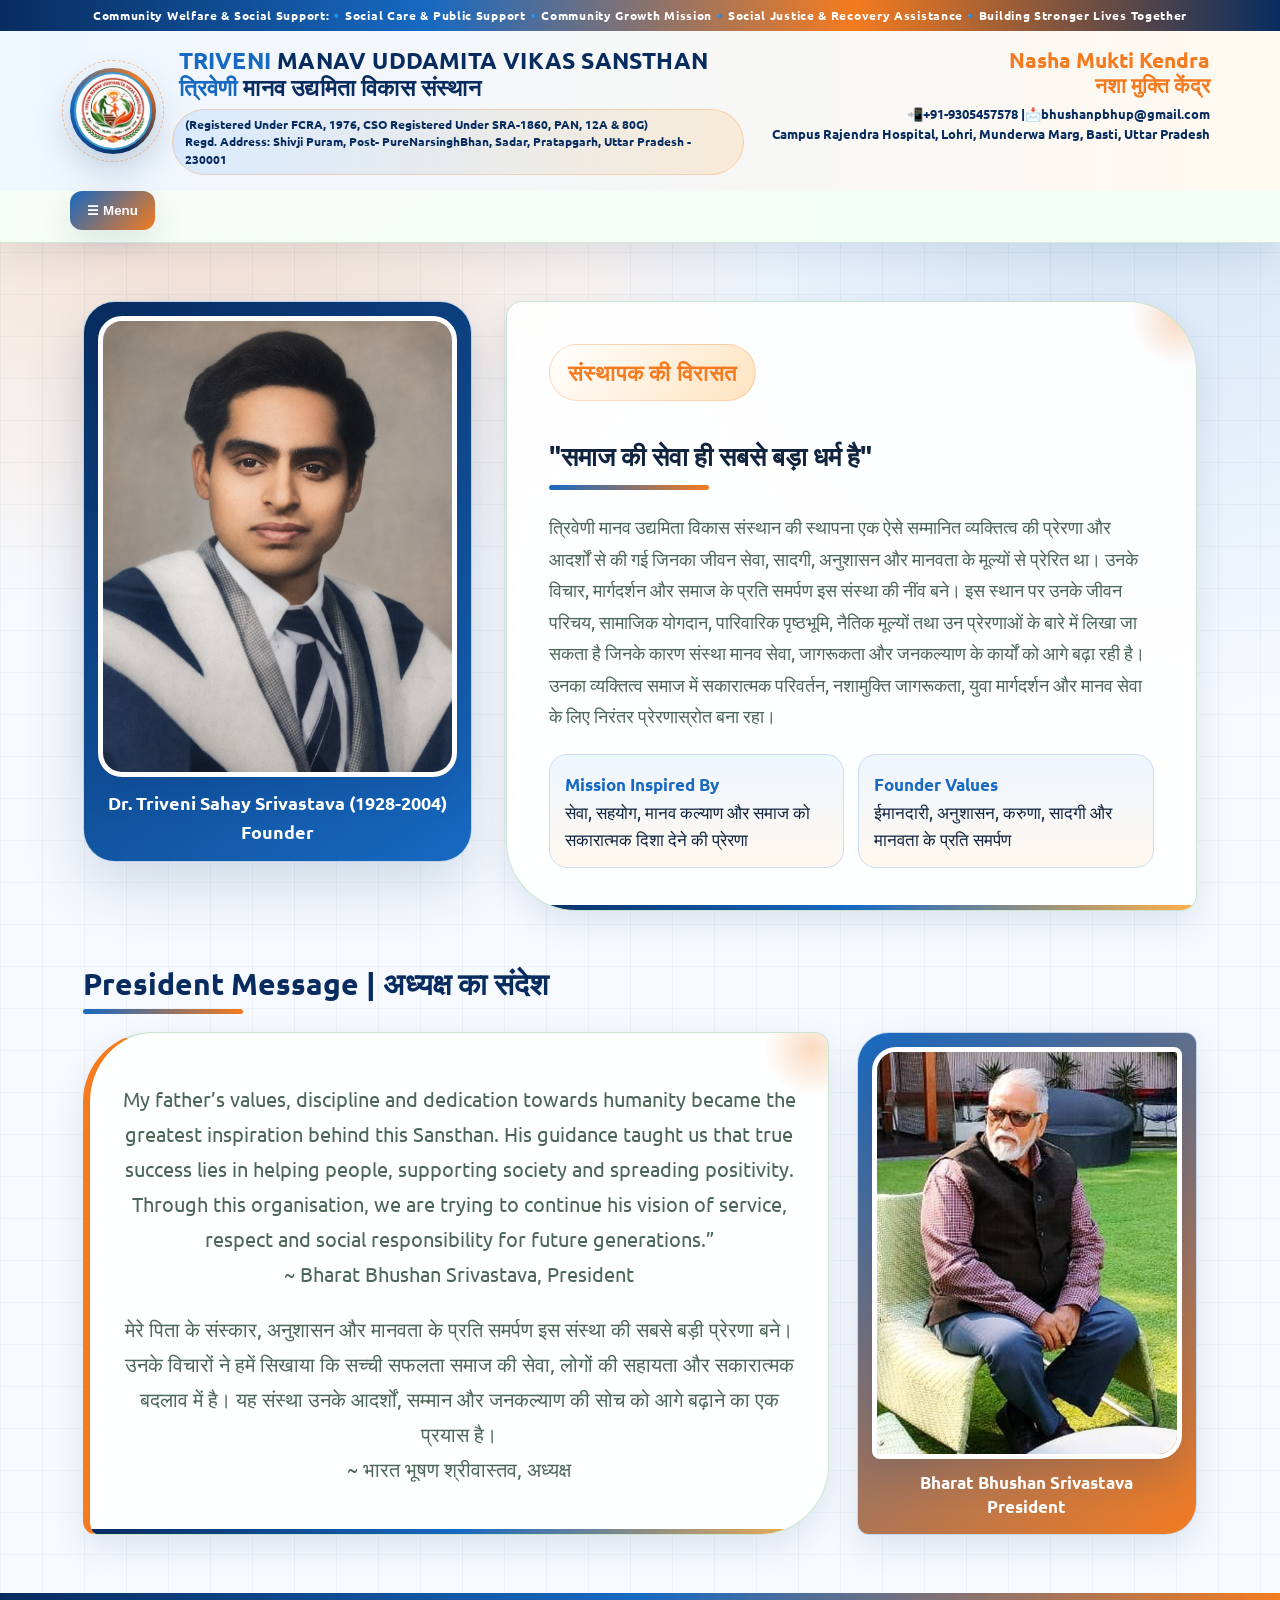
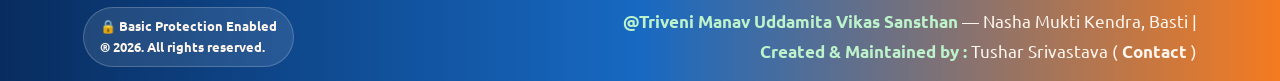
<file: founder.html>
<!DOCTYPE html>
<html lang="en">

<head>
    <link rel="icon" href="assets/images/logo.png">
    <meta charset="UTF-8">
    <meta name="viewport" content="width=device-width, initial-scale=1.0">

    <title>Founder | Triveni Manav Uddamita Vikas Sansthan</title>

    <link rel="preconnect" href="https://fonts.googleapis.com">
    <link rel="preconnect" href="https://fonts.gstatic.com" crossorigin>

    <link href="https://fonts.googleapis.com/css2?family=Ubuntu:wght@400;500;700;800&display=swap" rel="stylesheet">

    <link rel="stylesheet" href="style.css">
</head>

<script>
/* Basic Frontend Protection */
document.addEventListener("contextmenu", e => e.preventDefault());

document.addEventListener("keydown", function(e){
  if (
    e.key === "F12" ||
    (e.ctrlKey && e.shiftKey && ["I","J","C"].includes(e.key.toUpperCase())) ||
    (e.ctrlKey && ["U","S","C"].includes(e.key.toUpperCase()))
  ) {
    e.preventDefault();
  }
});

/* Disable Copy */
document.addEventListener('copy', e => e.preventDefault());

/* Disable Cut */
document.addEventListener('cut', e => e.preventDefault());

/* Disable Paste */
document.addEventListener('paste', e => e.preventDefault());

/* Disable Drag */
document.addEventListener('dragstart', e => e.preventDefault());

/* Console Warning */
console.log("%cSTOP!", "color:red;font-size:40px;font-weight:bold;");
console.log("This website is protected.");

</script>
<body class="page-founder">

<!DOCTYPE html>
<html lang="en">

<head>
    <meta charset="UTF-8">
    <meta name="viewport" content="width=device-width, initial-scale=1.0">

    <title>Homepage | Triveni Manav Uddamita Vikas Sansthan</title>

    <link rel="preconnect" href="https://fonts.googleapis.com">
    <link rel="preconnect" href="https://fonts.gstatic.com" crossorigin>

    <link href="https://fonts.googleapis.com/css2?family=Ubuntu:wght@400;500;700;800&display=swap"
        rel="stylesheet">

    <link rel="stylesheet" href="style.css">
</head>

<body>

  <header class="topbar">

        <div class="top-strip">
            Community Welfare & Social Support:🔹Social Care & Public Support🔹Community Growth Mission🔹Social Justice & Recovery Assistance🔹Building Stronger Lives Together
        </div>

        <div class="brand-row">

            <!-- LEFT SIDE: Sansthan Name (same on every page) -->
            <a class="brand" href="index.html">

                <div class="logo-mark">
                    <img src="assets/images/logo.png" alt="Triveni Manav Uddamita Vikas Sansthan Logo">
                </div>

                <div class="brand-name">

                    <b>
                        <span class="orange">&nbsp;Triveni</span>
                        <span class="foundation-orange">Manav Uddamita Vikas Sansthan</span>
                        <br>
                        <span class="orange">&nbsp;त्रिवेणी</span>
                        <span class="foundation-orange">मानव उद्यमिता विकास संस्थान</span>
                    </b>

                    <small>
                        (Registered Under FCRA, 1976, CSO Registered Under SRA-1860, PAN, 12A & 80G)<br>
                        Regd. Address: Shivji Puram, Post- PureNarsinghBhan, Sadar, Pratapgarh, Uttar Pradesh - 230001
                    </small>

                </div>

            </a>

            <!-- RIGHT SIDE: Nasha Mukti Kendra Details (plain text, no box) -->
            <div class="right-title plain-right-title">
                <b>Nasha Mukti Kendra<br>
                    नशा मुक्ति केंद्र</b>

                <small>
                    📲+91-9305457578 |📩bhushanpbhup@gmail.com<br>
                    Campus Rajendra Hospital, Lohri, Munderwa Marg, Basti, Uttar Pradesh
                </small>
            </div>

        </div>

        <button class="menu-btn">☰ Menu</button>

        <nav class="nav">
            <a href="index.html">Home</a>
            <a href="founder.html">Founder’s Legacy</a>
            <a href="about.html">About Us</a>
            <a href="programs.html">Programs & Achievements</a>
            <a href="team.html">Our Teams</a>
            <a href="facilities.html">Facilities</a>
            <a href="gallery.html">Gallery</a>
            <a href="testimonials.html">Testimonials</a>
            <a href="resources.html">Resources</a>
            <a href="cctv.html">CCTV</a>
            <a href="contact.html">Contact Us</a>

            <span class="datebox" id="datetime"></span>
        </nav>

    </header>

    <section class="section founder-section">
        <div class="founder-layout">

            <div class="founder-photo-card">
                <!-- Founder image change karne ke liye isi image ko replace karein:
                     assets/images/founder/founder-photo.jpg -->
                <img src="assets/images/founder/founder-photo.jpg" alt="Founder Photo">
                <div class="founder-photo-note">
                    Dr. Triveni Sahay Srivastava (1928-2004)<br>
                    Founder
                </div>
            </div>

            <div class="founder-content card">
                <span class="kicker">संस्थापक की विरासत</span>
                <h2 class="title-left">"समाज की सेवा ही सबसे बड़ा धर्म है"</h2>

                <p>
                    त्रिवेणी मानव उद्यमिता विकास संस्थान की स्थापना एक ऐसे सम्मानित व्यक्तित्व की प्रेरणा और आदर्शों से 
                    की गई जिनका जीवन सेवा, सादगी, अनुशासन और मानवता के मूल्यों से प्रेरित था। उनके विचार, मार्गदर्शन 
                    और समाज के प्रति समर्पण इस संस्था की नींव बने।
                    इस स्थान पर उनके जीवन परिचय, सामाजिक योगदान, पारिवारिक पृष्ठभूमि, नैतिक मूल्यों तथा उन प्रेरणाओं 
                    के बारे में लिखा जा सकता है जिनके कारण संस्था मानव सेवा, जागरूकता और जनकल्याण के कार्यों को 
                    आगे बढ़ा रही है।
                    उनका व्यक्तित्व समाज में सकारात्मक परिवर्तन, नशामुक्ति जागरूकता, युवा मार्गदर्शन और मानव सेवा के लिए
                    निरंतर प्रेरणास्रोत बना रहा।
                </p>

                <div class="founder-points">

    <div>
        <b>Mission Inspired By</b>
        <br>
        सेवा, सहयोग, मानव कल्याण और समाज को सकारात्मक दिशा देने की प्रेरणा
    </div>

    <div>
        <b>Founder Values</b>
        <br>
        ईमानदारी, अनुशासन, करुणा, सादगी और मानवता के प्रति समर्पण
    </div>

</div>
            </div>

        </div>
<br><br>
        <h2 class="title">President Message | अध्यक्ष का संदेश</h2>

        <div class="president-message-layout">

            <div class="card founder-message">
                <p>
                     My father’s values, discipline and dedication towards humanity became the greatest inspiration 
                     behind this Sansthan. His guidance taught us that true success lies in helping people, supporting
                     society and spreading positivity. Through this organisation, we are trying to continue his vision 
                     of service, respect and social responsibility for future generations.”<br>
                     ~ Bharat Bhushan Srivastava, President
                </p>
                <p>
                    मेरे पिता के संस्कार, अनुशासन और मानवता के प्रति समर्पण इस संस्था की सबसे बड़ी प्रेरणा बने। 
                    उनके विचारों ने हमें सिखाया कि सच्ची सफलता समाज की सेवा, लोगों की सहायता और सकारात्मक बदलाव में है। 
                    यह संस्था उनके आदर्शों, सम्मान और जनकल्याण की सोच को आगे बढ़ाने का एक प्रयास है।<br>
                     ~ भारत भूषण श्रीवास्तव, अध्यक्ष
                </p>
            </div>

            <div class="president-photo-card">
                <!-- President image change karne ke liye isi image ko replace karein:
                     assets/images/founder/president-photo.jpg -->
                <img src="assets/images/founder/president-photo.jpg" alt="President Photo">
                <div class="president-photo-note">
                    Bharat Bhushan Srivastava<br>
                    President
                </div>
            </div>

        </div>
    </section>


    <footer class="footer">

    <div class="footer-left">
        🔒 Basic Protection Enabled<br>
        ®️ 2026. All rights reserved.
    </div>

    <div class="footer-right">
        <b>@Triveni Manav Uddamita Vikas Sansthan</b>
        — Nasha Mukti Kendra, Basti |
        <br>

        <b>Created & Maintained by :</b>

        Tushar Srivastava
        (
        <a href="https://www.linkedin.com/in/tusharrbl"
           class="footer-link"
           target="_blank">
            Contact
        </a>
        )
    </div>

</footer>


    <script src="script.js"></script>

</body>
</html>
</file>
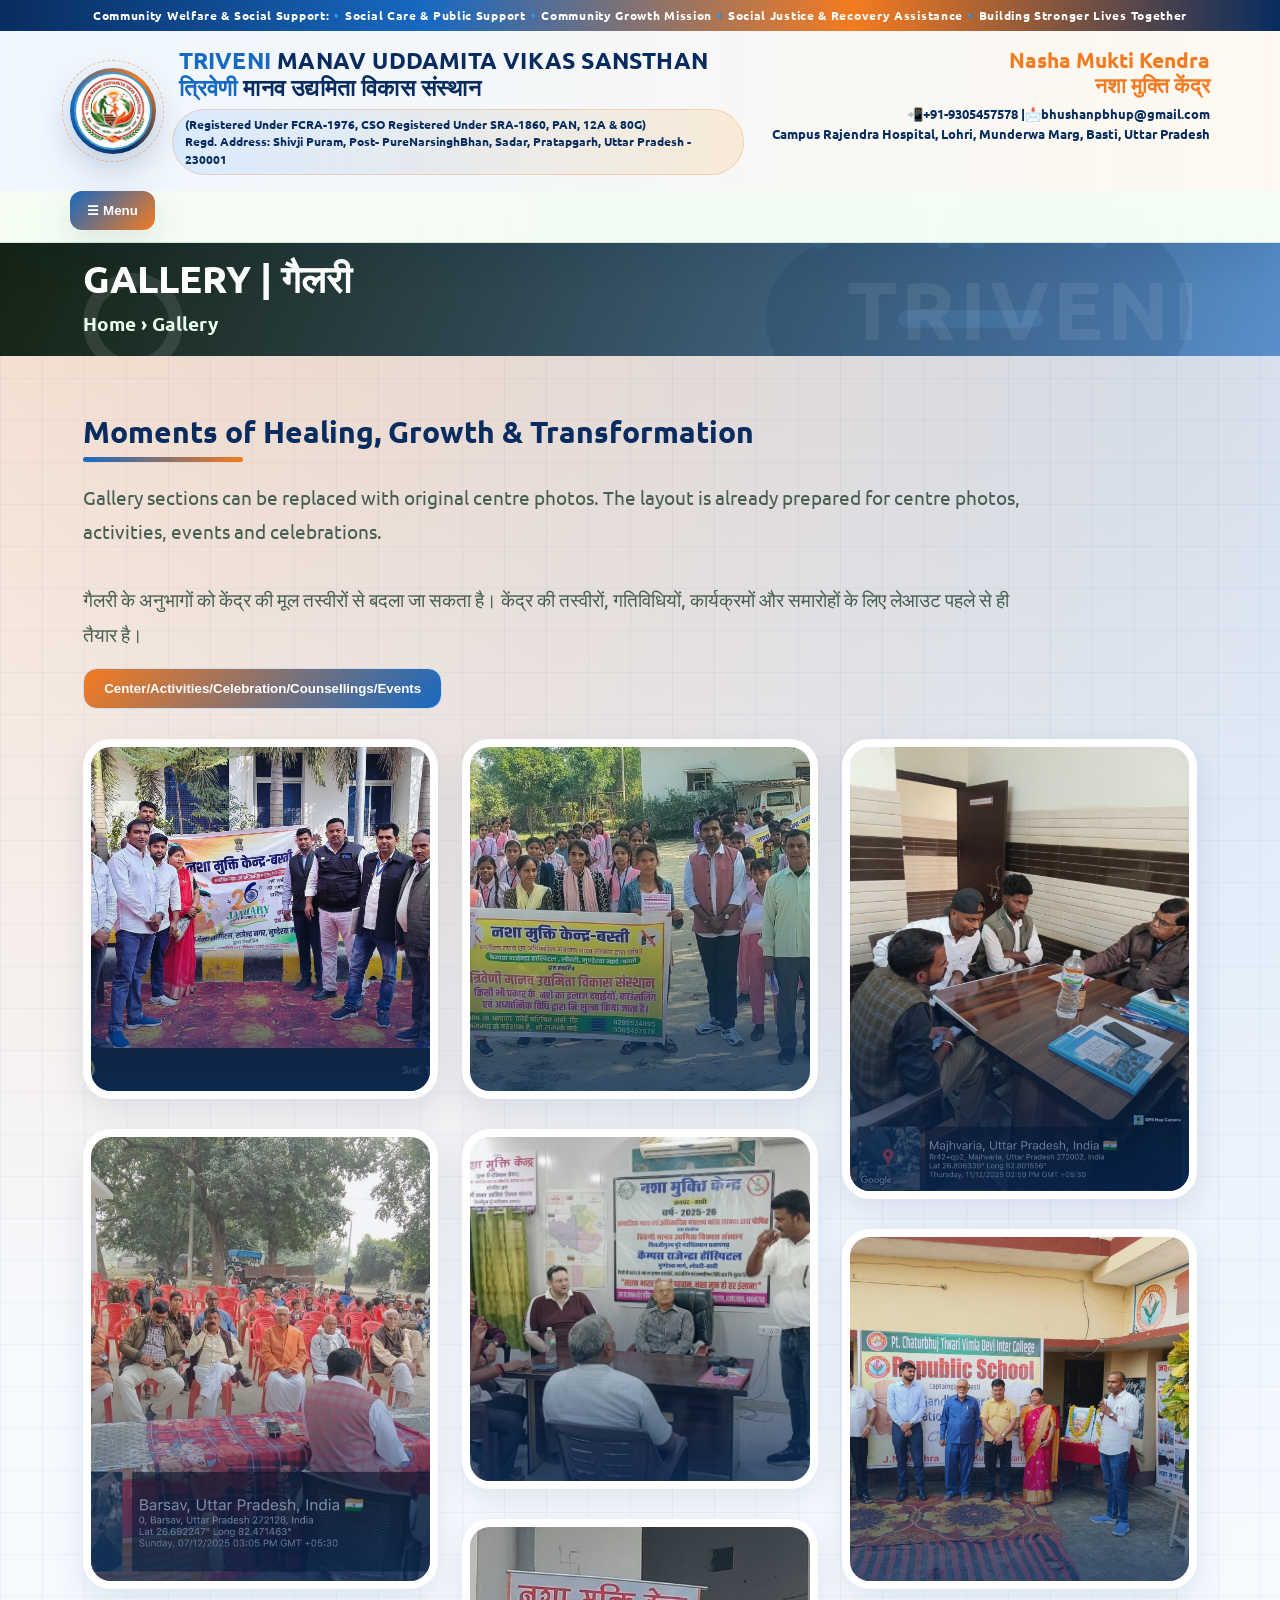
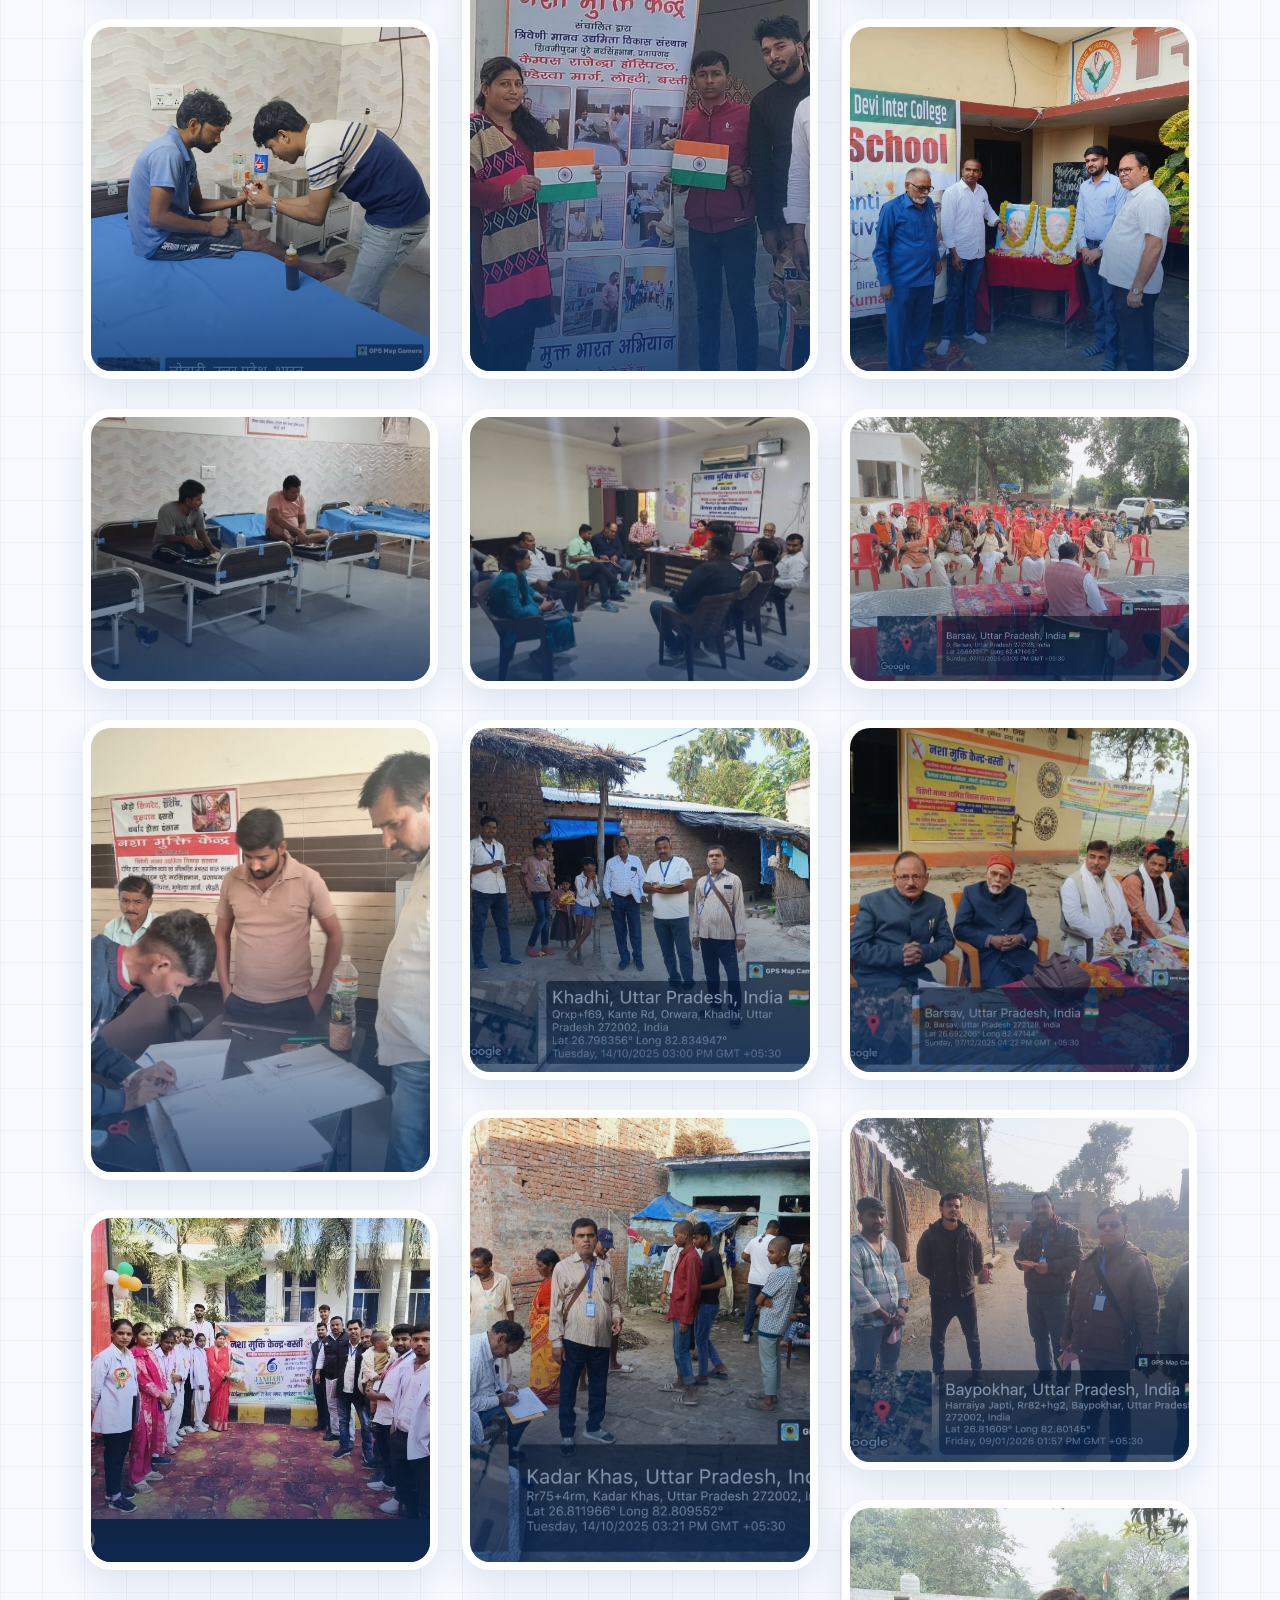
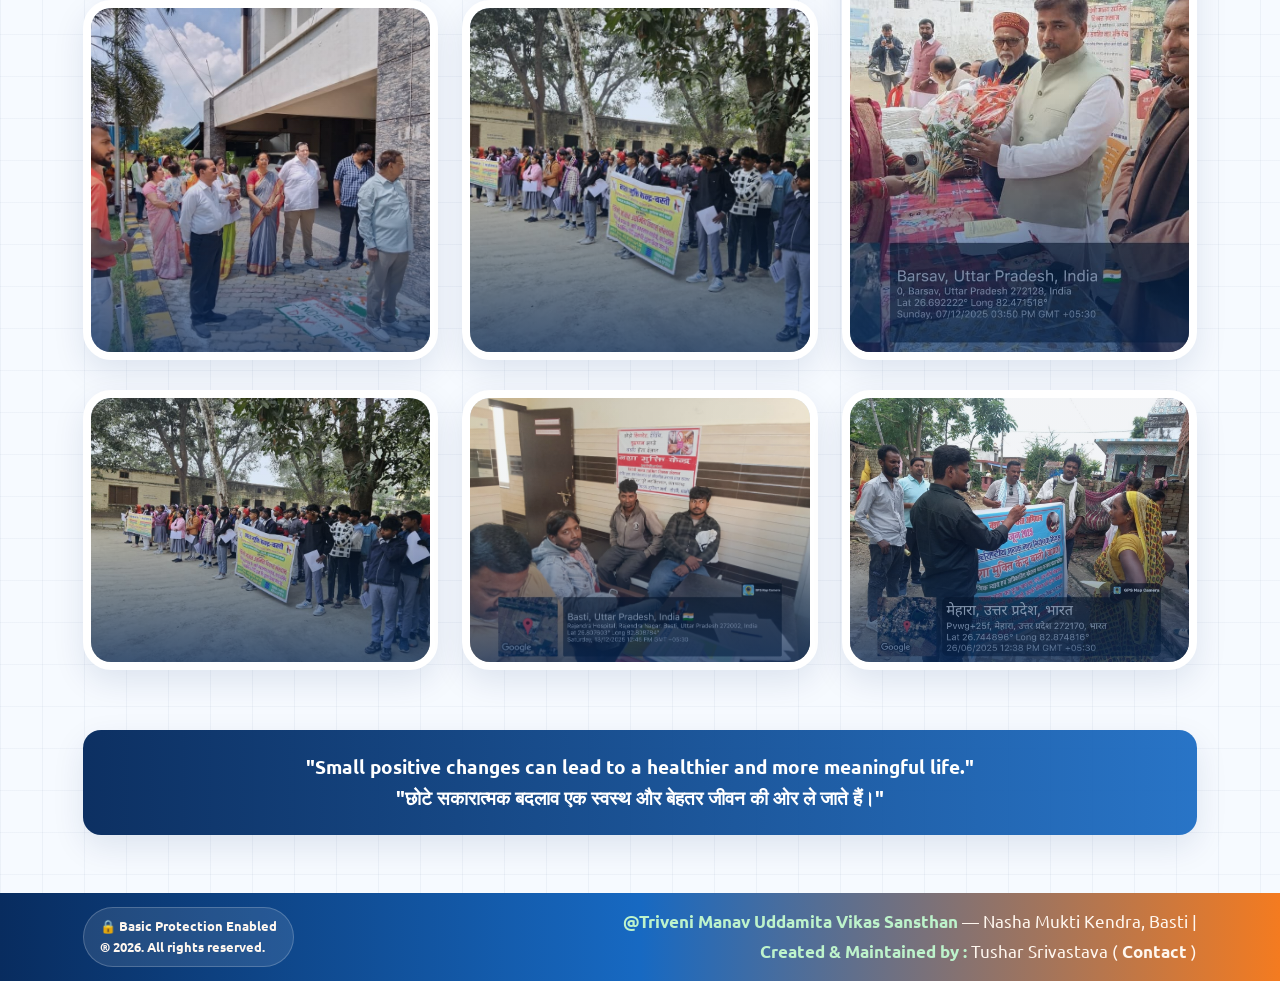
<file: gallery.html>
<!DOCTYPE html>
<html lang="en">

<head>
<link rel="icon" href="assets/images/logo.png">
    <!-- CHARACTER ENCODING -->
    <meta charset="UTF-8">

    <!-- RESPONSIVE VIEWPORT -->
    <meta name="viewport" content="width=device-width, initial-scale=1.0">

    <!-- PAGE TITLE -->
    <title>Gallery | Triveni Manav Uddamita Vikas Sansthan</title>

    <!-- GOOGLE FONT -->
    <link rel="preconnect" href="https://fonts.googleapis.com">

    <link rel="preconnect" href="https://fonts.gstatic.com" crossorigin>

    <link
        href="https://fonts.googleapis.com/css2?family=Ubuntu:wght@400;500;700;800&display=swap"
        rel="stylesheet"
    >

    <!-- MAIN CSS FILE -->
    <link rel="stylesheet" href="style.css">

</head>

<script>
/* Basic Frontend Protection */
document.addEventListener("contextmenu", e => e.preventDefault());

document.addEventListener("keydown", function(e){
  if (
    e.key === "F12" ||
    (e.ctrlKey && e.shiftKey && ["I","J","C"].includes(e.key.toUpperCase())) ||
    (e.ctrlKey && ["U","S","C"].includes(e.key.toUpperCase()))
  ) {
    e.preventDefault();
  }
});

/* Disable Copy */
document.addEventListener('copy', e => e.preventDefault());

/* Disable Cut */
document.addEventListener('cut', e => e.preventDefault());

/* Disable Paste */
document.addEventListener('paste', e => e.preventDefault());

/* Disable Drag */
document.addEventListener('dragstart', e => e.preventDefault());

/* Console Warning */
console.log("%cSTOP!", "color:red;font-size:40px;font-weight:bold;");
console.log("This website is protected.");

</script>
<body class="page-gallery">

    <!-- ===================================================== -->
    <!-- HEADER SECTION -->
    <!-- ===================================================== -->

    <header class="topbar">

        <div class="top-strip">
            Community Welfare & Social Support:🔹Social Care & Public Support🔹Community Growth Mission🔹Social Justice & Recovery Assistance🔹Building Stronger Lives Together
        </div>

        <div class="brand-row">

            <!-- LEFT SIDE: Sansthan Name (same on every page) -->
            <a class="brand" href="index.html">

                <div class="logo-mark">
                    <img src="assets/images/logo.png" alt="Triveni Manav Uddamita Vikas Sansthan Logo">
                </div>

                <div class="brand-name">

                    <b>
                        <span class="orange">&nbsp;Triveni</span>
                        <span class="foundation-orange">Manav Uddamita Vikas Sansthan</span>
                        <br>
                        <span class="orange">&nbsp;त्रिवेणी</span>
                        <span class="foundation-orange">मानव उद्यमिता विकास संस्थान</span>
                    </b>

                    <small>
                        (Registered Under FCRA-1976, CSO Registered Under SRA-1860, PAN, 12A & 80G)<br>
                        Regd. Address: Shivji Puram, Post- PureNarsinghBhan, Sadar, Pratapgarh, Uttar Pradesh - 230001
                    </small>

                </div>

            </a>

            <!-- RIGHT SIDE: Nasha Mukti Kendra Details (plain text, no box) -->
            <div class="right-title plain-right-title">
                <b>Nasha Mukti Kendra<br>
                    नशा मुक्ति केंद्र</b>

                <small>
                    📲+91-9305457578 |📩bhushanpbhup@gmail.com<br>
                    Campus Rajendra Hospital, Lohri, Munderwa Marg, Basti, Uttar Pradesh
                </small>
            </div>

        </div>

        <button class="menu-btn">☰ Menu</button>

        <nav class="nav">
            <a href="index.html">Home</a>
            <a href="founder.html">Founder’s Legacy</a>
            <a href="about.html">About Us</a>
            <a href="programs.html">Programs & Achievements</a>
            <a href="team.html">Our Teams</a>
            <a href="facilities.html">Facilities</a>
            <a href="gallery.html">Gallery</a>
            <a href="testimonials.html">Testimonials</a>
            <a href="resources.html">Resources</a>
            <a href="cctv.html">CCTV</a>
            <a href="contact.html">Contact Us</a>

            <span class="datebox" id="datetime"></span>
        </nav>

    </header>

    <!-- ===================================================== -->
    <!-- PAGE HEADING -->
    <!-- ===================================================== -->

    <section class="page-head">

        <h1>
            GALLERY | गैलरी
        </h1>

        <p>
            Home › Gallery
        </p>

    </section>

    <!-- ===================================================== -->
    <!-- GALLERY SECTION -->
    <!-- ===================================================== -->

    <section class="section">

        <!-- PAGE TITLE -->
        <h2 class="title">

            Moments of Healing, Growth & Transformation

        </h2>

        <!-- PAGE DESCRIPTION -->
        <p class="lead">

            Gallery sections can be replaced with original centre photos.
            The layout is already prepared for centre photos,
            activities, events and celebrations.

            <br><br>

            गैलरी के अनुभागों को केंद्र की मूल तस्वीरों से बदला जा सकता है।
            केंद्र की तस्वीरों, गतिविधियों, कार्यक्रमों और समारोहों के लिए
            लेआउट पहले से ही तैयार है।

        </p>

        <!-- ================================================= -->
        <!-- GALLERY CATEGORY BUTTONS -->
        <!-- ================================================= -->

<div class="tabs">

    <button 
        class="active" 
        data-category="Center/Activities/Celebration/Counsellings/Events">

        Center/Activities/Celebration/Counsellings/Events

    </button>

</div>

        <!-- ================================================= -->
        <!-- GALLERY IMAGE GRID -->
        <!-- ================================================= -->

        <div class="grid gallery" id="galleryGrid">

            <!-- Images script.js se dynamically load hongi -->

        </div>

        <!-- ================================================= -->
        <!-- MOTIVATIONAL STRIP -->
        <!-- ================================================= -->

<div class="strip">

    "Small positive changes can lead to a healthier
    and more meaningful life."

    <br>

    "छोटे सकारात्मक बदलाव एक स्वस्थ
    और बेहतर जीवन की ओर ले जाते हैं।"

</div>

    </section>

    <!-- ===================================================== -->
    <!-- FOOTER -->
    <!-- ===================================================== -->

    <footer class="footer">

    <div class="footer-left">
        🔒 Basic Protection Enabled<br>
        ®️ 2026. All rights reserved.
    </div>

    <div class="footer-right">
        <b>@Triveni Manav Uddamita Vikas Sansthan</b>
        — Nasha Mukti Kendra, Basti |
        <br>

        <b>Created & Maintained by :</b>

        Tushar Srivastava
        (
        <a href="https://www.linkedin.com/in/tusharrbl"
           class="footer-link"
           target="_blank">
            Contact
        </a>
        )
    </div>

</footer>

    <!-- MAIN JAVASCRIPT FILE -->
    <script src="script.js"></script>

</body>

</html>
</file>
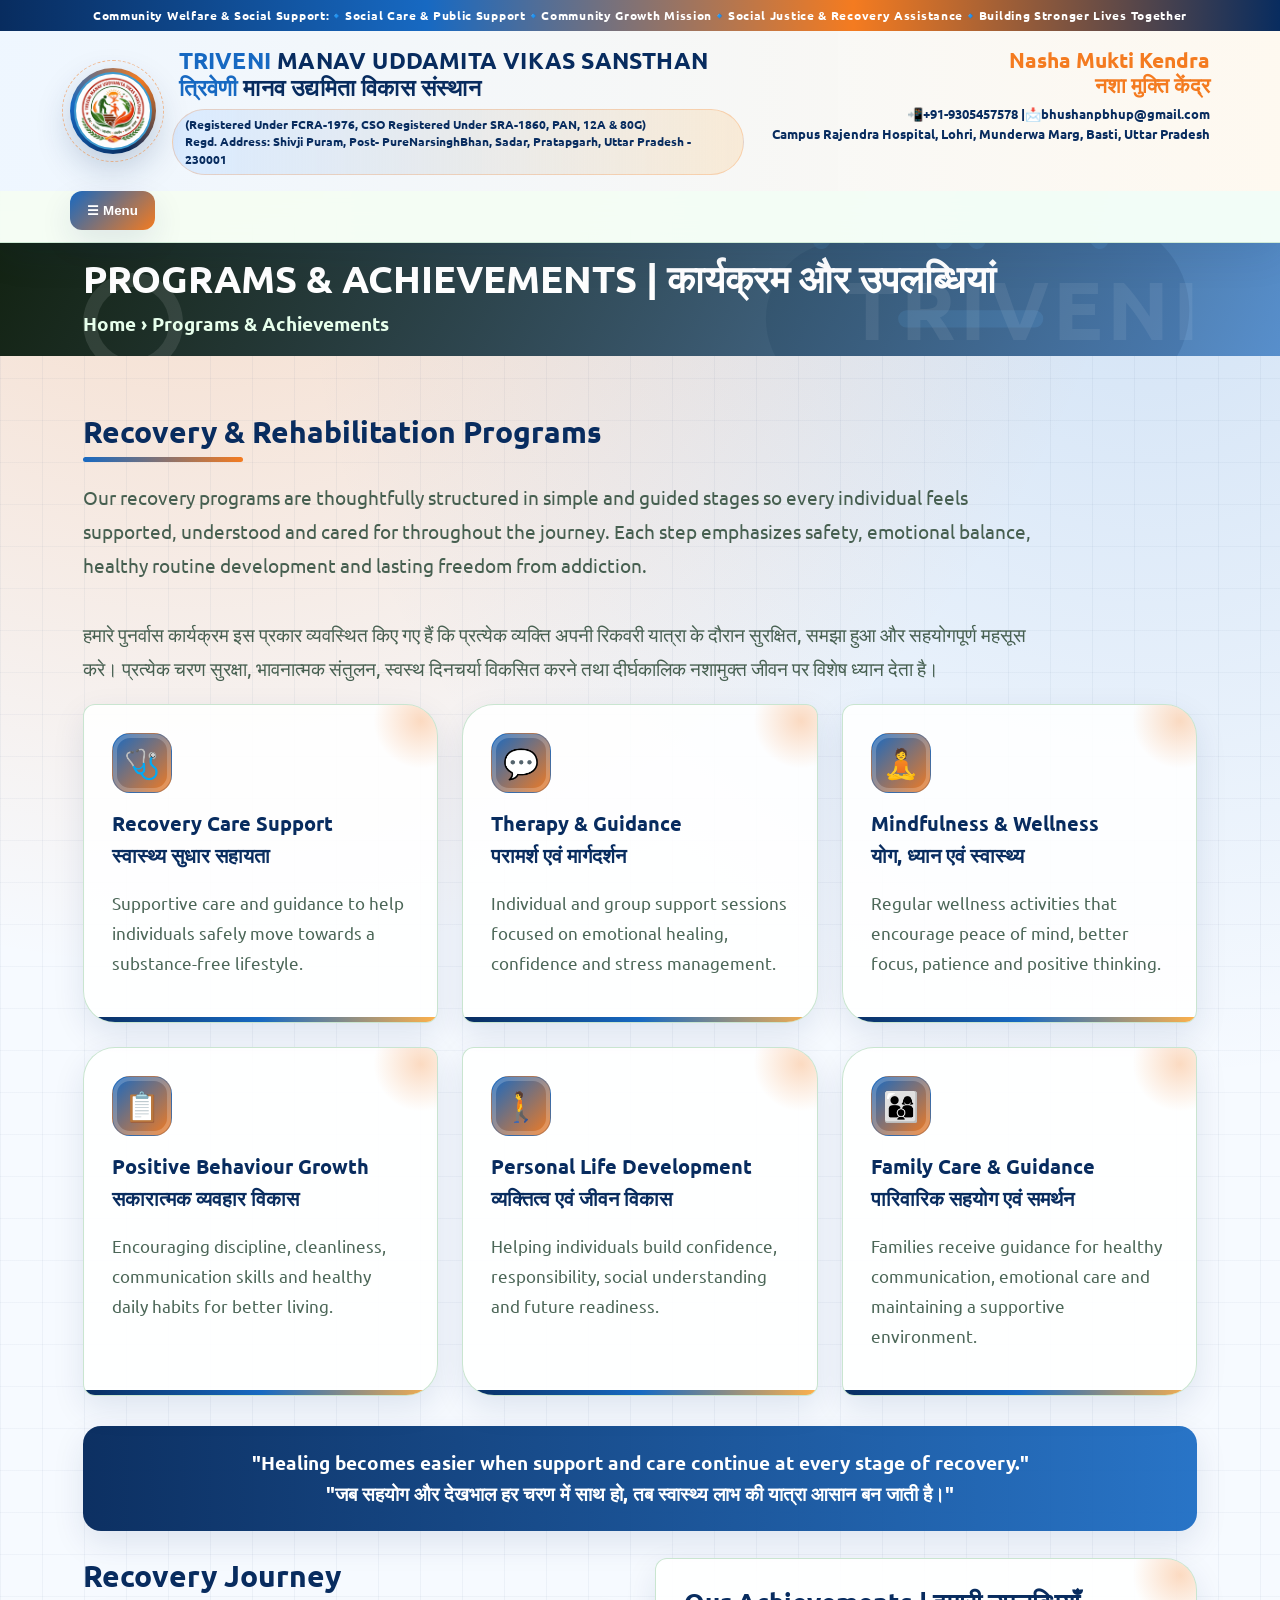
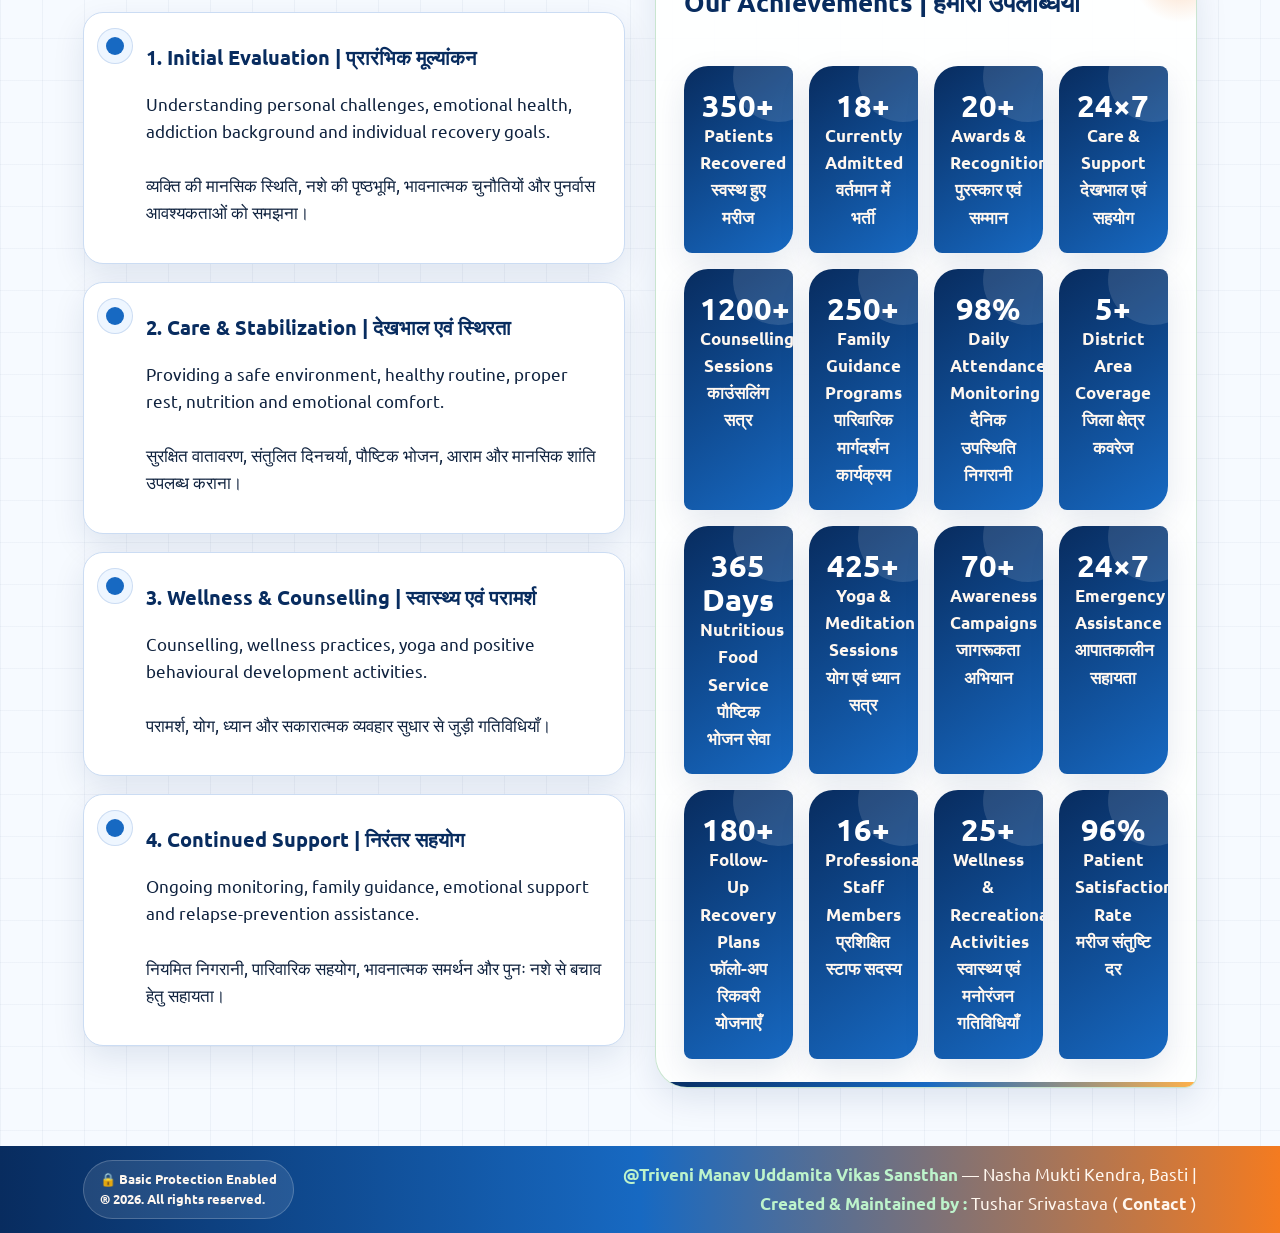
<file: programs.html>
<!DOCTYPE html>
<html lang="en">

<head>
    <link rel="icon" href="assets/images/logo.png">
  <meta charset="UTF-8">
  <meta name="viewport" content="width=device-width, initial-scale=1.0">

  <title>Programs & Achievements| Triveni Manav Uddamita Vikas Sansthan</title>

  <link rel="preconnect" href="https://fonts.googleapis.com">
  <link rel="preconnect" href="https://fonts.gstatic.com" crossorigin>

  <link href="https://fonts.googleapis.com/css2?family=Ubuntu:wght@400;500;700;800&display=swap" rel="stylesheet">

  <link rel="stylesheet" href="style.css">
</head>

<script>
/* Basic Frontend Protection */
document.addEventListener("contextmenu", e => e.preventDefault());

document.addEventListener("keydown", function(e){
  if (
    e.key === "F12" ||
    (e.ctrlKey && e.shiftKey && ["I","J","C"].includes(e.key.toUpperCase())) ||
    (e.ctrlKey && ["U","S","C"].includes(e.key.toUpperCase()))
  ) {
    e.preventDefault();
  }
});

/* Disable Copy */
document.addEventListener('copy', e => e.preventDefault());

/* Disable Cut */
document.addEventListener('cut', e => e.preventDefault());

/* Disable Paste */
document.addEventListener('paste', e => e.preventDefault());

/* Disable Drag */
document.addEventListener('dragstart', e => e.preventDefault());

/* Console Warning */
console.log("%cSTOP!", "color:red;font-size:40px;font-weight:bold;");
console.log("This website is protected.");

</script>
<body class="page-programs">

  <header class="topbar">

        <div class="top-strip">
            Community Welfare & Social Support:🔹Social Care & Public Support🔹Community Growth Mission🔹Social Justice & Recovery Assistance🔹Building Stronger Lives Together
        </div>

        <div class="brand-row">

            <!-- LEFT SIDE: Sansthan Name (same on every page) -->
            <a class="brand" href="index.html">

                <div class="logo-mark">
                    <img src="assets/images/logo.png" alt="Triveni Manav Uddamita Vikas Sansthan Logo">
                </div>

                <div class="brand-name">

                    <b>
                        <span class="orange">&nbsp;Triveni</span>
                        <span class="foundation-orange">Manav Uddamita Vikas Sansthan</span>
                        <br>
                        <span class="orange">&nbsp;त्रिवेणी</span>
                        <span class="foundation-orange">मानव उद्यमिता विकास संस्थान</span>
                    </b>

                    <small>
                        (Registered Under FCRA-1976, CSO Registered Under SRA-1860, PAN, 12A & 80G)<br>
                        Regd. Address: Shivji Puram, Post- PureNarsinghBhan, Sadar, Pratapgarh, Uttar Pradesh - 230001
                    </small>

                </div>

            </a>

            <!-- RIGHT SIDE: Nasha Mukti Kendra Details (plain text, no box) -->
            <div class="right-title plain-right-title">
                <b>Nasha Mukti Kendra<br>
                    नशा मुक्ति केंद्र</b>

                <small>
                    📲+91-9305457578 |📩bhushanpbhup@gmail.com<br>
                    Campus Rajendra Hospital, Lohri, Munderwa Marg, Basti, Uttar Pradesh
                </small>
            </div>

        </div>

        <button class="menu-btn">☰ Menu</button>

        <nav class="nav">
            <a href="index.html">Home</a>
            <a href="founder.html">Founder’s Legacy</a>
            <a href="about.html">About Us</a>
            <a href="programs.html">Programs & Achievements</a>
            <a href="team.html">Our Teams</a>
            <a href="facilities.html">Facilities</a>
            <a href="gallery.html">Gallery</a>
            <a href="testimonials.html">Testimonials</a>
            <a href="resources.html">Resources</a>
            <a href="cctv.html">CCTV</a>
            <a href="contact.html">Contact Us</a>

            <span class="datebox" id="datetime"></span>
        </nav>

    </header>


  <!-- PAGE HEADING -->
  <section class="page-head">
    <h1>PROGRAMS & ACHIEVEMENTS | कार्यक्रम और उपलब्धियां</h1>
    <p>Home › Programs & Achievements</p>
  </section>

  <!-- PROGRAMS SECTION -->
  <section class="section">

    <h2 class="title">Recovery & Rehabilitation Programs</h2>

    <p class="lead">
      Our recovery programs are thoughtfully structured in simple and guided 
      stages so every individual feels supported, understood and cared for 
      throughout the journey. Each step emphasizes safety, emotional balance, 
      healthy routine development and lasting freedom from addiction.<br><br>

        हमारे पुनर्वास कार्यक्रम इस प्रकार व्यवस्थित किए गए हैं कि प्रत्येक व्यक्ति अपनी रिकवरी यात्रा के 
        दौरान सुरक्षित, समझा हुआ और सहयोगपूर्ण महसूस करे। प्रत्येक चरण सुरक्षा, भावनात्मक संतुलन,
         स्वस्थ दिनचर्या विकसित करने तथा दीर्घकालिक नशामुक्त जीवन पर विशेष ध्यान देता है।
    </p>

    <div class="grid grid-3">

  <div class="card feature">
    <div class="icon">🩺</div>

    <h3>Recovery Care Support
      <br>स्वास्थ्य सुधार सहायता
    </h3>

    <p>
      Supportive care and guidance to help individuals safely move towards a substance-free lifestyle.
    </p>
  </div>

  <div class="card feature">
    <div class="icon">💬</div>

    <h3>Therapy & Guidance
      <br>परामर्श एवं मार्गदर्शन
    </h3>

    <p>
      Individual and group support sessions focused on emotional healing, confidence and stress management.
    </p>
  </div>

  <div class="card feature">
    <div class="icon">🧘</div>

    <h3>Mindfulness & Wellness
      <br>योग, ध्यान एवं स्वास्थ्य
    </h3>

    <p>
      Regular wellness activities that encourage peace of mind, better focus, patience and positive thinking.
    </p>
  </div>

  <div class="card feature">
    <div class="icon">📋</div>

    <h3>Positive Behaviour Growth
      <br>सकारात्मक व्यवहार विकास
    </h3>

    <p>
      Encouraging discipline, cleanliness, communication skills and healthy daily habits for better living.
    </p>
  </div>

  <div class="card feature">
    <div class="icon">🚶</div>

    <h3>Personal Life Development
      <br>व्यक्तित्व एवं जीवन विकास
    </h3>

    <p>
      Helping individuals build confidence, responsibility, social understanding and future readiness.
    </p>
  </div>

  <div class="card feature">
    <div class="icon">👨‍👩‍👦</div>

    <h3>Family Care & Guidance
      <br>पारिवारिक सहयोग एवं समर्थन
    </h3>

    <p>
      Families receive guidance for healthy communication, emotional care and maintaining a supportive environment.
    </p>
  </div>

</div>

<div class="strip">
  "Healing becomes easier when support and care continue at every stage of recovery."</br>
  "जब सहयोग और देखभाल हर चरण में साथ हो, तब स्वास्थ्य लाभ की यात्रा आसान बन जाती है।"
</div>

<br>

<div class="two-col">

    <div>

        <h2 class="title-orange">
            Recovery Journey
        </h2>

        <div class="timeline">

            <!-- STEP 1 -->
            <div class="step">

                <h3>
                    1. Initial Evaluation | प्रारंभिक मूल्यांकन
                </h3>

                <p>
                    Understanding personal challenges, emotional health,
                    addiction background and individual recovery goals.
                    <br><br>

                    व्यक्ति की मानसिक स्थिति, नशे की पृष्ठभूमि,
                    भावनात्मक चुनौतियों और पुनर्वास आवश्यकताओं को समझना।
                </p>

            </div>

            <!-- STEP 2 -->
            <div class="step">

                <h3>
                    2. Care & Stabilization | देखभाल एवं स्थिरता
                </h3>

                <p>
                    Providing a safe environment, healthy routine,
                    proper rest, nutrition and emotional comfort.
                    <br><br>

                    सुरक्षित वातावरण, संतुलित दिनचर्या,
                    पौष्टिक भोजन, आराम और मानसिक शांति उपलब्ध कराना।
                </p>

            </div>

            <!-- STEP 3 -->
            <div class="step">

                <h3>
                    3. Wellness & Counselling | स्वास्थ्य एवं परामर्श
                </h3>

                <p>
                    Counselling, wellness practices, yoga and positive behavioural development activities.
                    <br><br>

                    परामर्श, योग, ध्यान और सकारात्मक व्यवहार सुधार से जुड़ी गतिविधियाँ।
                </p>

            </div>

            <!-- STEP 4 -->
            <div class="step">

                <h3>
                    4. Continued Support | निरंतर सहयोग
                </h3>

                <p>
                    Ongoing monitoring, family guidance,
                    emotional support and relapse-prevention assistance.
                    <br><br>

                    नियमित निगरानी, पारिवारिक सहयोग,
                    भावनात्मक समर्थन और पुनः नशे से बचाव हेतु सहायता।
                </p>

            </div>

        </div>

    </div>
        <!-- RIGHT IMAGE -->
<div class="card">

    <h2 class="title-orange">
        Our Achievements | हमारी उपलब्धियाँ
    </h2>

    <div class="stats">

        <div class="stat">
            <b>350+</b>
            Patients Recovered
            <br>
            स्वस्थ हुए मरीज
        </div>

        <div class="stat">
            <b>18+</b>
            Currently Admitted
            <br>
            वर्तमान में भर्ती
        </div>

        <div class="stat">
            <b>20+</b>
            Awards & Recognitions
            <br>
            पुरस्कार एवं सम्मान
        </div>

        <div class="stat">
            <b>24×7</b>
            Care & Support
            <br>
            देखभाल एवं सहयोग
        </div>

        <div class="stat">
            <b>1200+</b>
            Counselling Sessions
            <br>
            काउंसलिंग सत्र
        </div>

        <div class="stat">
            <b>250+</b>
            Family Guidance Programs
            <br>
            पारिवारिक मार्गदर्शन कार्यक्रम
        </div>

        <div class="stat">
            <b>98%</b>
            Daily Attendance Monitoring
            <br>
            दैनिक उपस्थिति निगरानी
        </div>

        <div class="stat">
            <b>5+</b>
            District Area Coverage
            <br>
            जिला क्षेत्र कवरेज
        </div>

        <div class="stat">
            <b>365 Days</b>
            Nutritious Food Service
            <br>
            पौष्टिक भोजन सेवा
        </div>

        <div class="stat">
            <b>425+</b>
            Yoga & Meditation Sessions
            <br>
            योग एवं ध्यान सत्र
        </div>

        <div class="stat">
            <b>70+</b>
            Awareness Campaigns
            <br>
            जागरूकता अभियान
        </div>

        <div class="stat">
            <b>24×7</b>
            Emergency Assistance
            <br>
            आपातकालीन सहायता
        </div>

        <div class="stat">
            <b>180+</b>
            Follow-Up Recovery Plans
            <br>
            फॉलो-अप रिकवरी योजनाएँ
        </div>

        <div class="stat">
            <b>16+</b>
            Professional Staff Members
            <br>
            प्रशिक्षित स्टाफ सदस्य
        </div>

        <div class="stat">
            <b>25+</b>
            Wellness & Recreational Activities
            <br>
            स्वास्थ्य एवं मनोरंजन गतिविधियाँ
        </div>

        <div class="stat">
            <b>96%</b>
            Patient Satisfaction Rate
            <br>
            मरीज संतुष्टि दर
        </div>

    </div>

</div>

</section>

    <footer class="footer">

    <div class="footer-left">
        🔒 Basic Protection Enabled<br>
        ®️ 2026. All rights reserved.
    </div>

    <div class="footer-right">
        <b>@Triveni Manav Uddamita Vikas Sansthan</b>
        — Nasha Mukti Kendra, Basti |
        <br>

        <b>Created & Maintained by :</b>

        Tushar Srivastava
        (
        <a href="https://www.linkedin.com/in/tusharrbl"
           class="footer-link"
           target="_blank">
            Contact
        </a>
        )
    </div>

</footer>

  <script src="script.js"></script>

</body>
</html>
</file>
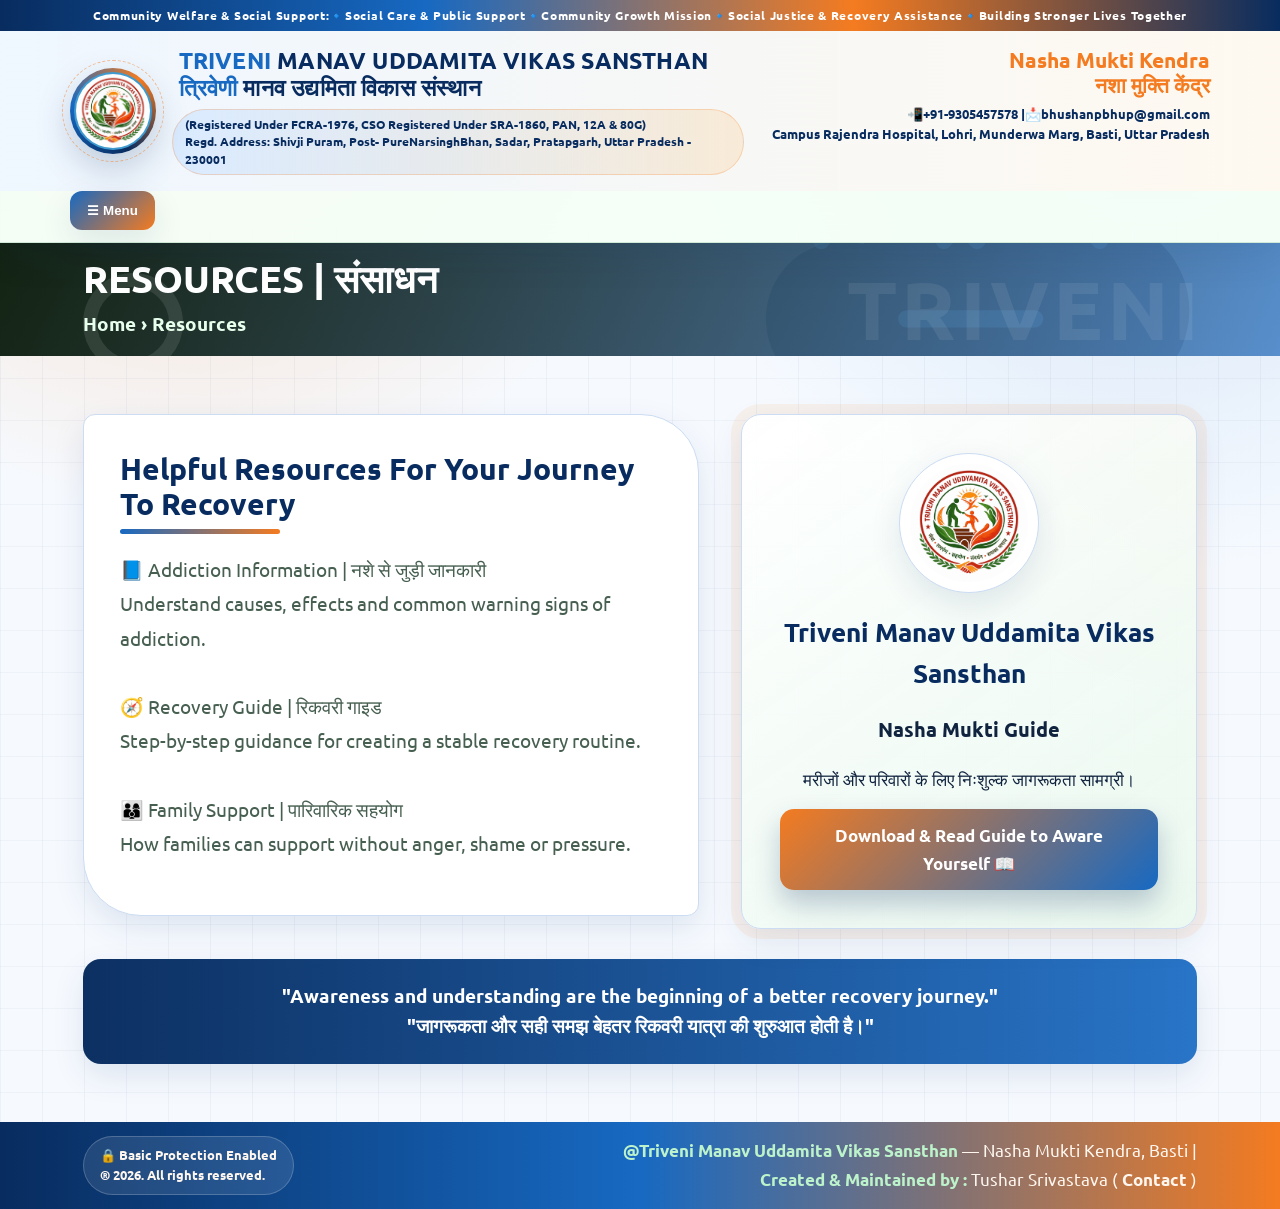
<file: resources.html>
<!DOCTYPE html>
<html lang="en">

<head>
<link rel="icon" href="assets/images/logo.png">
    <!-- CHARACTER ENCODING -->
    <meta charset="UTF-8">

    <!-- RESPONSIVE VIEWPORT -->
    <meta name="viewport" content="width=device-width, initial-scale=1.0">

    <!-- PAGE TITLE -->
    <title>Resources | Triveni Manav Uddamita Vikas Sansthan</title>

    <!-- GOOGLE FONT -->
    <link rel="preconnect" href="https://fonts.googleapis.com">

    <link rel="preconnect" href="https://fonts.gstatic.com" crossorigin>

    <link
        href="https://fonts.googleapis.com/css2?family=Ubuntu:wght@400;500;700;800&display=swap"
        rel="stylesheet"
    >

    <!-- MAIN CSS FILE -->
    <link rel="stylesheet" href="style.css">

</head>

<script>
/* Basic Frontend Protection */
document.addEventListener("contextmenu", e => e.preventDefault());

document.addEventListener("keydown", function(e){
  if (
    e.key === "F12" ||
    (e.ctrlKey && e.shiftKey && ["I","J","C"].includes(e.key.toUpperCase())) ||
    (e.ctrlKey && ["U","S","C"].includes(e.key.toUpperCase()))
  ) {
    e.preventDefault();
  }
});

/* Disable Copy */
document.addEventListener('copy', e => e.preventDefault());

/* Disable Cut */
document.addEventListener('cut', e => e.preventDefault());

/* Disable Paste */
document.addEventListener('paste', e => e.preventDefault());

/* Disable Drag */
document.addEventListener('dragstart', e => e.preventDefault());

/* Console Warning */
console.log("%cSTOP!", "color:red;font-size:40px;font-weight:bold;");
console.log("This website is protected.");

</script>
<body class="page-resources">

    <!-- ===================================================== -->
    <!-- HEADER SECTION -->
    <!-- ===================================================== -->

    <header class="topbar">

        <div class="top-strip">
            Community Welfare & Social Support:🔹Social Care & Public Support🔹Community Growth Mission🔹Social Justice & Recovery Assistance🔹Building Stronger Lives Together
        </div>

        <div class="brand-row">

            <!-- LEFT SIDE: Sansthan Name (same on every page) -->
            <a class="brand" href="index.html">

                <div class="logo-mark">
                    <img src="assets/images/logo.png" alt="Triveni Manav Uddamita Vikas Sansthan Logo">
                </div>

                <div class="brand-name">

                    <b>
                        <span class="orange">&nbsp;Triveni</span>
                        <span class="foundation-orange">Manav Uddamita Vikas Sansthan</span>
                        <br>
                        <span class="orange">&nbsp;त्रिवेणी</span>
                        <span class="foundation-orange">मानव उद्यमिता विकास संस्थान</span>
                    </b>

                    <small>
                        (Registered Under FCRA-1976, CSO Registered Under SRA-1860, PAN, 12A & 80G)<br>
                        Regd. Address: Shivji Puram, Post- PureNarsinghBhan, Sadar, Pratapgarh, Uttar Pradesh - 230001
                    </small>

                </div>

            </a>

            <!-- RIGHT SIDE: Nasha Mukti Kendra Details (plain text, no box) -->
            <div class="right-title plain-right-title">
                <b>Nasha Mukti Kendra<br>
                    नशा मुक्ति केंद्र</b>

                <small>
                    📲+91-9305457578 |📩bhushanpbhup@gmail.com<br>
                    Campus Rajendra Hospital, Lohri, Munderwa Marg, Basti, Uttar Pradesh
                </small>
            </div>

        </div>

        <button class="menu-btn">☰ Menu</button>

        <nav class="nav">
            <a href="index.html">Home</a>
            <a href="founder.html">Founder’s Legacy</a>
            <a href="about.html">About Us</a>
            <a href="programs.html">Programs & Achievements</a>
            <a href="team.html">Our Teams</a>
            <a href="facilities.html">Facilities</a>
            <a href="gallery.html">Gallery</a>
            <a href="testimonials.html">Testimonials</a>
            <a href="resources.html">Resources</a>
            <a href="cctv.html">CCTV</a>
            <a href="contact.html">Contact Us</a>

            <span class="datebox" id="datetime"></span>
        </nav>

    </header>

    <!-- ===================================================== -->
    <!-- PAGE HEADER -->
    <!-- ===================================================== -->

    <section class="page-head">

        <h1>
            RESOURCES | संसाधन
        </h1>

        <p>
            Home › Resources
        </p>

    </section>

    <!-- ===================================================== -->
    <!-- RESOURCES SECTION -->
    <!-- ===================================================== -->

    <section class="section">

        <div class="two-col">

            <!-- ================================================= -->
            <!-- LEFT CONTENT -->
            <!-- ================================================= -->

            <div>

                <h2 class="title">

                    Helpful Resources For Your Journey To Recovery

                </h2>

                <p class="lead">

                    📘 Addiction Information | नशे से जुड़ी जानकारी
                    <br>

                    Understand causes, effects and common warning signs of addiction.

                    <br><br>

                    🧭 Recovery Guide | रिकवरी गाइड
                    <br>

                    Step-by-step guidance for creating a stable recovery routine.

                    <br><br>

                    👨‍👩‍👦 Family Support | पारिवारिक सहयोग
                    <br>

                    How families can support without anger, shame or pressure.


                </p>

            </div>

            <!-- ================================================= -->
            <!-- RIGHT SIDE POSTER -->
            <!-- ================================================= -->

            <div class="poster">

                <!-- CENTER LOGO -->
                <div class="poster-logo">

                    <img
                        src="assets/images/logo.png"
                        alt="Triveni Manav Uddamita Vikas Sansthan Logo"
                    >

                </div>

                <!-- POSTER TITLE -->
                <h2>
                    Triveni Manav Uddamita Vikas Sansthan
                </h2>

                <!-- POSTER SUBTITLE -->
                <h3>
                    Nasha Mukti Guide
                </h3>

                <!-- POSTER DESCRIPTION -->
                <p>


                    मरीजों और परिवारों के लिए निःशुल्क जागरूकता सामग्री।

                </p>

                <!-- DOWNLOAD BUTTON -->
                <a
                    class="btn"
                    href="assets/documents/resources/guide.pdf"
                >

                    Download & Read Guide to Aware Yourself 📖

                </a>

            </div>

        </div>

        <!-- ===================================================== -->
        <!-- MOTIVATIONAL STRIP -->
        <!-- ===================================================== -->

<div class="strip">

    "Awareness and understanding are the beginning
    of a better recovery journey."

    <br>

    "जागरूकता और सही समझ बेहतर रिकवरी यात्रा
    की शुरुआत होती है।"

</div>

    </section>

    <!-- ===================================================== -->
    <!-- FOOTER -->
    <!-- ===================================================== -->

    <footer class="footer">

    <div class="footer-left">
        🔒 Basic Protection Enabled<br>
        ®️ 2026. All rights reserved.
    </div>

    <div class="footer-right">
        <b>@Triveni Manav Uddamita Vikas Sansthan</b>
        — Nasha Mukti Kendra, Basti |
        <br>

        <b>Created & Maintained by :</b>

        Tushar Srivastava
        (
        <a href="https://www.linkedin.com/in/tusharrbl"
           class="footer-link"
           target="_blank">
            Contact
        </a>
        )
    </div>

</footer>

    <!-- MAIN JAVASCRIPT FILE -->
    <script src="script.js"></script>

</body>

</html>
</file>
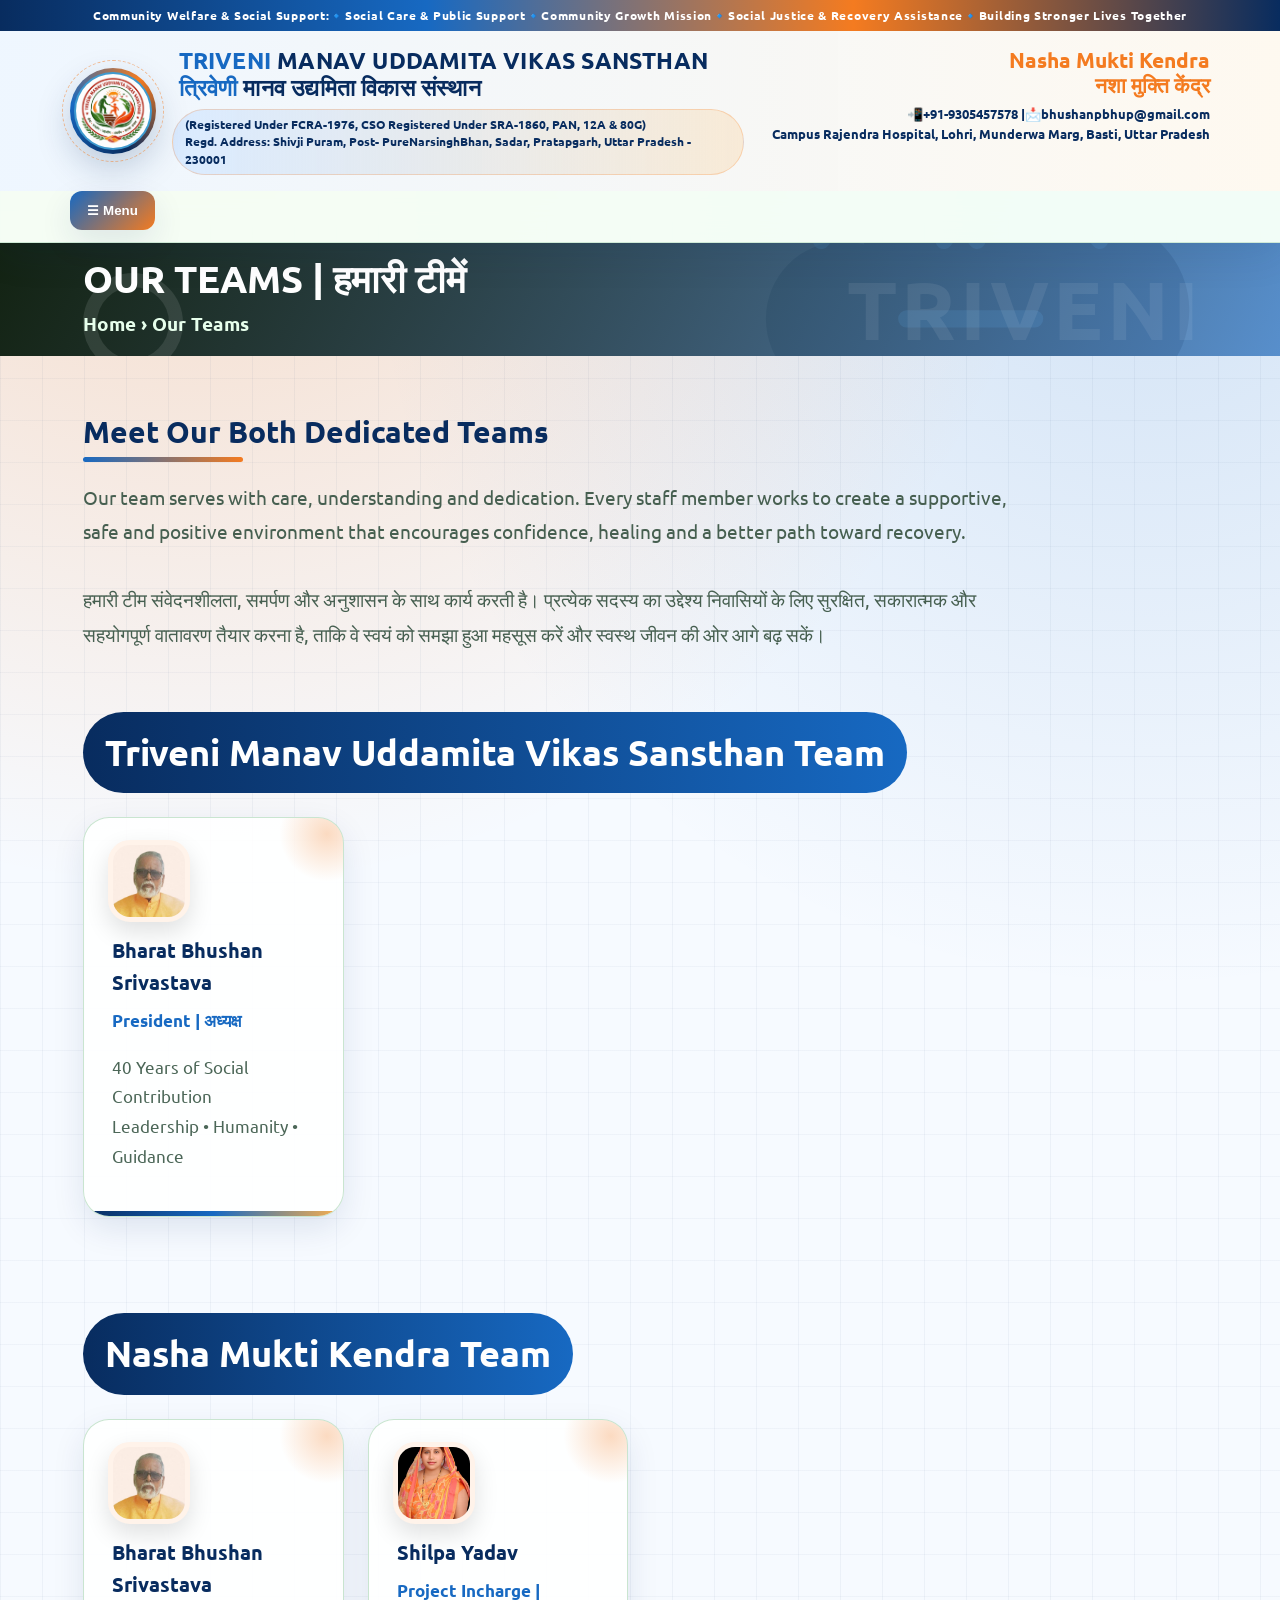
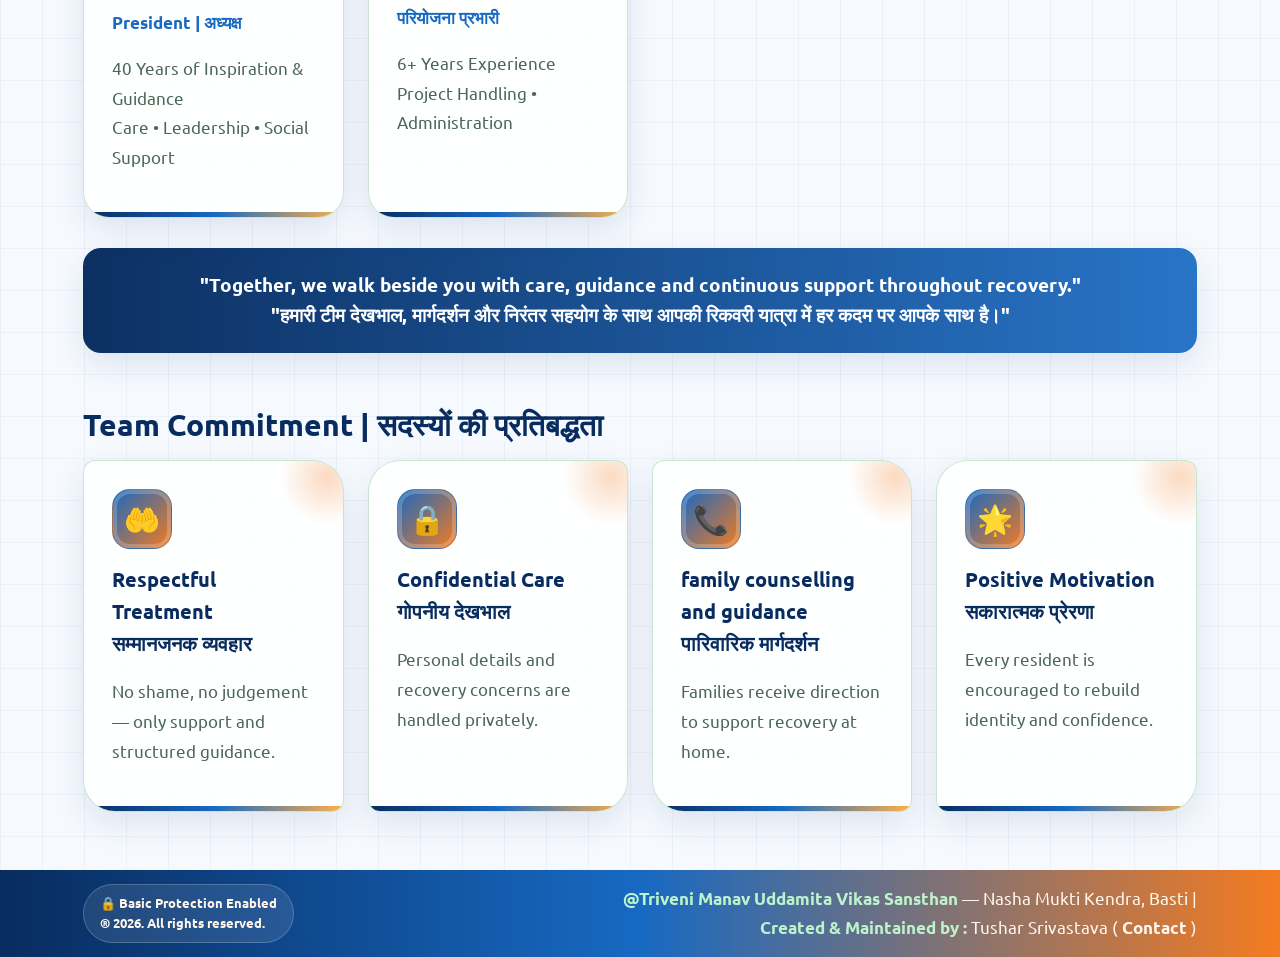
<file: team.html>
<!DOCTYPE html>
<html lang="en">

<head>
    <link rel="icon" href="assets/images/logo.png">
    <meta charset="UTF-8">
    <meta name="viewport" content="width=device-width, initial-scale=1.0">

    <title>Our Team | Triveni Manav Uddamita Vikas Sansthan</title>

    <link rel="preconnect" href="https://fonts.googleapis.com">
    <link rel="preconnect" href="https://fonts.gstatic.com" crossorigin>

    <link href="https://fonts.googleapis.com/css2?family=Ubuntu:wght@400;500;700;800&display=swap" rel="stylesheet">

    <link rel="stylesheet" href="style.css">

    <style>
        .photo-avatar {
            width: 120px;
            height: 120px;
            margin: 0 auto 18px;
            border-radius: 50%;
            overflow: hidden;
            display: flex;
            align-items: center;
            justify-content: center;
            border: 5px solid #fff3ea;
            box-shadow: 0 10px 25px rgba(0, 0, 0, 0.12);
            background: #fff7f0;
        }

        .photo-avatar img {
            width: 100%;
            height: 100%;
            object-fit: cover;
            display: block;
        }
    </style>

</head>

<script>
/* Basic Frontend Protection */
document.addEventListener("contextmenu", e => e.preventDefault());

document.addEventListener("keydown", function(e){
  if (
    e.key === "F12" ||
    (e.ctrlKey && e.shiftKey && ["I","J","C"].includes(e.key.toUpperCase())) ||
    (e.ctrlKey && ["U","S","C"].includes(e.key.toUpperCase()))
  ) {
    e.preventDefault();
  }
});

/* Disable Copy */
document.addEventListener('copy', e => e.preventDefault());

/* Disable Cut */
document.addEventListener('cut', e => e.preventDefault());

/* Disable Paste */
document.addEventListener('paste', e => e.preventDefault());

/* Disable Drag */
document.addEventListener('dragstart', e => e.preventDefault());

/* Console Warning */
console.log("%cSTOP!", "color:red;font-size:40px;font-weight:bold;");
console.log("This website is protected.");

</script>
<body class="page-team">

    <!-- HEADER -->
    <header class="topbar">

        <div class="top-strip">
            Community Welfare & Social Support:🔹Social Care & Public Support🔹Community Growth Mission🔹Social Justice & Recovery Assistance🔹Building Stronger Lives Together
        </div>

        <div class="brand-row">

            <!-- LEFT SIDE: Sansthan Name (same on every page) -->
            <a class="brand" href="index.html">

                <div class="logo-mark">
                    <img src="assets/images/logo.png" alt="Triveni Manav Uddamita Vikas Sansthan Logo">
                </div>

                <div class="brand-name">

                    <b>
                        <span class="orange">&nbsp;Triveni</span>
                        <span class="foundation-orange">Manav Uddamita Vikas Sansthan</span>
                        <br>
                        <span class="orange">&nbsp;त्रिवेणी</span>
                        <span class="foundation-orange">मानव उद्यमिता विकास संस्थान</span>
                    </b>

                    <small>
                        (Registered Under FCRA-1976, CSO Registered Under SRA-1860, PAN, 12A & 80G)<br>
                        Regd. Address: Shivji Puram, Post- PureNarsinghBhan, Sadar, Pratapgarh, Uttar Pradesh - 230001
                    </small>

                </div>

            </a>

            <!-- RIGHT SIDE: Nasha Mukti Kendra Details (plain text, no box) -->
             <div class="right-title plain-right-title">
                <b>Nasha Mukti Kendra<br>
                    नशा मुक्ति केंद्र</b>

                <small>
                    📲+91-9305457578 |📩bhushanpbhup@gmail.com<br>
                    Campus Rajendra Hospital, Lohri, Munderwa Marg, Basti, Uttar Pradesh
                </small>
            </div>

        </div>

        <button class="menu-btn">☰ Menu</button>

        <nav class="nav">
            <a href="index.html">Home</a>
            <a href="founder.html">Founder’s Legacy</a>
            <a href="about.html">About Us</a>
            <a href="programs.html">Programs & Achievements</a>
            <a href="team.html">Our Teams</a>
            <a href="facilities.html">Facilities</a>
            <a href="gallery.html">Gallery</a>
            <a href="testimonials.html">Testimonials</a>
            <a href="resources.html">Resources</a>
            <a href="cctv.html">CCTV</a>
            <a href="contact.html">Contact Us</a>

            <span class="datebox" id="datetime"></span>
        </nav>

    </header>

    <!-- PAGE HEADING -->
    <section class="page-head">

        <h1>
            OUR TEAMS | हमारी टीमें
        </h1>

        <p>
            Home › Our Teams
        </p>

    </section>

    <!-- TEAM SECTION -->
    <section class="section">

        <h2 class="title">
            Meet Our Both Dedicated Teams
        </h2>

        <p class="lead">

            Our team serves with care, understanding and dedication.
            Every staff member works to create a supportive,
            safe and positive environment that encourages confidence,
            healing and a better path toward recovery.

<br><br>

            हमारी टीम संवेदनशीलता, समर्पण और अनुशासन के साथ कार्य करती है।
            प्रत्येक सदस्य का उद्देश्य निवासियों के लिए सुरक्षित,
            सकारात्मक और सहयोगपूर्ण वातावरण तैयार करना है,
            ताकि वे स्वयं को समझा हुआ महसूस करें और स्वस्थ जीवन की ओर आगे बढ़ सकें।        

        </p>

       <!-- MANAGEMENT TEAM -->
<h2 class="team-heading">
    Triveni Manav Uddamita Vikas Sansthan Team
</h2>

<div class="grid grid-3">

    <div class="card team-card">

        <div class="avatar photo-avatar">
            <img src="assets/images/team/bharat-bhushan.jpg" alt="Bharat Bhushan Srivastava">
        </div>

        <h3>
            Bharat Bhushan Srivastava
        </h3>

        <div class="role">
            President | अध्यक्ष
        </div>

        <p>
            40 Years of Social Contribution
            <br>

            Leadership • Humanity • Guidance
        </p>

    </div>

</div>

<br><br>

<!-- MEDICAL & SUPPORT TEAM -->
<h2 class="team-heading">
    Nasha Mukti Kendra Team
</h2>

<div class="grid grid-3">

    <!-- TEAM MEMBER 1 -->
    <div class="card team-card">

        <div class="avatar photo-avatar">
            <img src="assets/images/team/bharat-bhushan.jpg" alt="Bharat Bhushan Srivastava">
        </div>

        <h3>
            Bharat Bhushan Srivastava
        </h3>

        <div class="role">
            President | अध्यक्ष
        </div>

        <p>
            40 Years of Inspiration & Guidance
            <br>

            Care • Leadership • Social Support
        </p>

    </div>

    <!-- TEAM MEMBER 2 -->
    <div class="card team-card">

        <div class="avatar photo-avatar">
            <img src="assets/images/team/shilpa-yadav.jpeg" alt="Shilpa Yadav">
        </div>

        <h3>
            Shilpa Yadav
        </h3>

        <div class="role">
            Project Incharge | परियोजना प्रभारी
        </div>

        <p>
            6+ Years Experience
            <br>

            Project Handling • Administration
        </p>

    </div>

    <!-- TEAM MEMBER 3 -->
    <!-- <div class="card team-card">

        <div class="avatar photo-avatar">
            <img src="images/team/suneela-devi.jpg" alt="Suneeta Devi">
        </div>

        <h3>
            Suneeta Devi
        </h3>

        <div class="role">
            Coordinator | समन्वयक
        </div>

        <p>
            3+ Years Experience
            <br>

            Coordination • Counselling Support • Patient Care
        </p>

    </div> -->

    <!-- TEAM MEMBER 4 -->
    <!-- <div class="card team-card">

        <div class="avatar photo-avatar">
            <img src="assets/images/team/dr-colnel-amit-saxena.jpg" alt="Dr. Colnel Amit Saxena">
        </div>

        <h3>
            Dr. Colnel Amit Saxena
        </h3>

        <div class="role">
            Doctor | चिकित्सक
        </div>

        <p>
            8+ Years Experience
            <br>

            Medical Guidance • Health Support • Recovery Care
        </p>

    </div> -->

    <!-- TEAM MEMBER 5 -->
    <!-- <div class="card team-card">

        <div class="avatar photo-avatar">
            <img src="assets/images/team/anand-kumar-srivastava.jpg" alt="Anand Kumar Srivastava">
        </div>

        <h3>
            Anand Kumar Srivastava
        </h3>

        <div class="role">
            Accountant | लेखाकार
        </div>

        <p>
            10+ Years Experience
            <br>

            Financial Management • Accounts Supervision
        </p>

    </div> -->

    <!-- TEAM MEMBER 6 -->
    <!-- <div class="card team-card">

        <div class="avatar photo-avatar">
            <img src="images/team/prabhavati.jpg" alt="Prabhavati">
        </div>

        <h3>
            Prabhavati
        </h3>

        <div class="role">
            Trainer Cum Supervisor | प्रशिक्षक एवं पर्यवेक्षक
        </div>

        <p>
            4+ Years Experience
            <br>

            Training • Daily Monitoring • Wellness Support
        </p>

    </div> -->

</div>
    

        <div class="strip">

    "Together, we walk beside you with care, guidance and continuous support throughout recovery."

    <br>

    "हमारी टीम देखभाल, मार्गदर्शन और निरंतर सहयोग के साथ आपकी रिकवरी यात्रा में हर कदम पर आपके साथ है।"

</div>

<br><br>

        <h2 class="title-orange">
            Team Commitment | सदस्यों की प्रतिबद्धता
        </h2>

        <div class="grid grid-4">

            <div class="card feature">

                <div class="icon">🤲</div>

                <h3>
                    Respectful Treatment
                    <br>सम्मानजनक व्यवहार
                </h3>

                <p>
                    No shame, no judgement —
                    only support and structured guidance.
                </p>

            </div>

            <div class="card feature">

                <div class="icon">🔒</div>

                <h3>
                    Confidential Care
                    <br>गोपनीय देखभाल
                </h3>

                <p>
                    Personal details and recovery concerns
                    are handled privately.
                </p>

            </div>

            <div class="card feature">

                <div class="icon">📞</div>

                <h3>
                    family counselling and guidance
                    <br>पारिवारिक मार्गदर्शन
                </h3>

                <p>
                    Families receive direction
                    to support recovery at home.
                </p>

            </div>

            <div class="card feature">

                <div class="icon">🌟</div>

                <h3>
                    Positive Motivation
                    <br>सकारात्मक प्रेरणा
                </h3>

                <p>
                    Every resident is encouraged
                    to rebuild identity and confidence.
                </p>

            </div>

        </div>

    </section>

    <!-- FOOTER -->
    <footer class="footer">

    <div class="footer-left">
        🔒 Basic Protection Enabled<br>
        ®️ 2026. All rights reserved.
    </div>

    <div class="footer-right">
        <b>@Triveni Manav Uddamita Vikas Sansthan</b>
        — Nasha Mukti Kendra, Basti |
        <br>

        <b>Created & Maintained by :</b>

        Tushar Srivastava
        (
        <a href="https://www.linkedin.com/in/tusharrbl"
           class="footer-link"
           target="_blank">
            Contact
        </a>
        )
    </div>

</footer>

    <script src="script.js"></script>

</body>

</html>
</file>
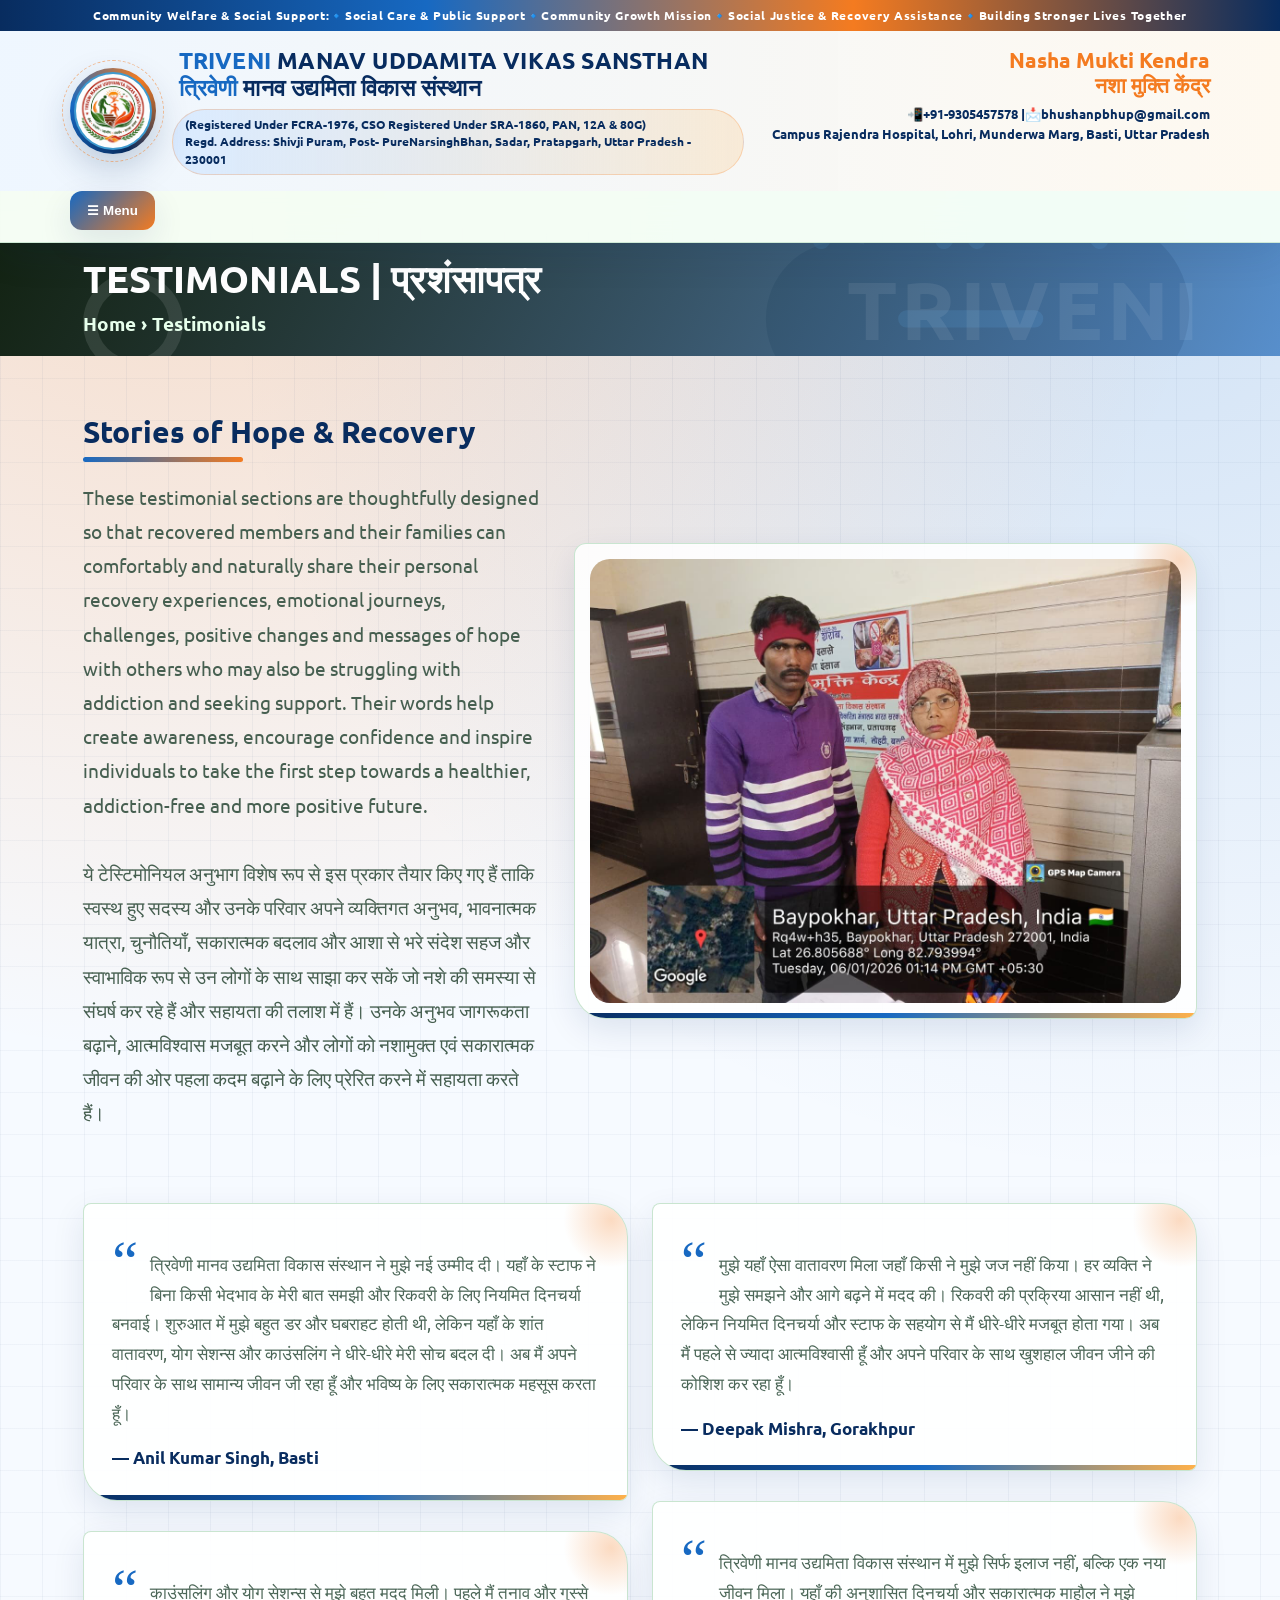
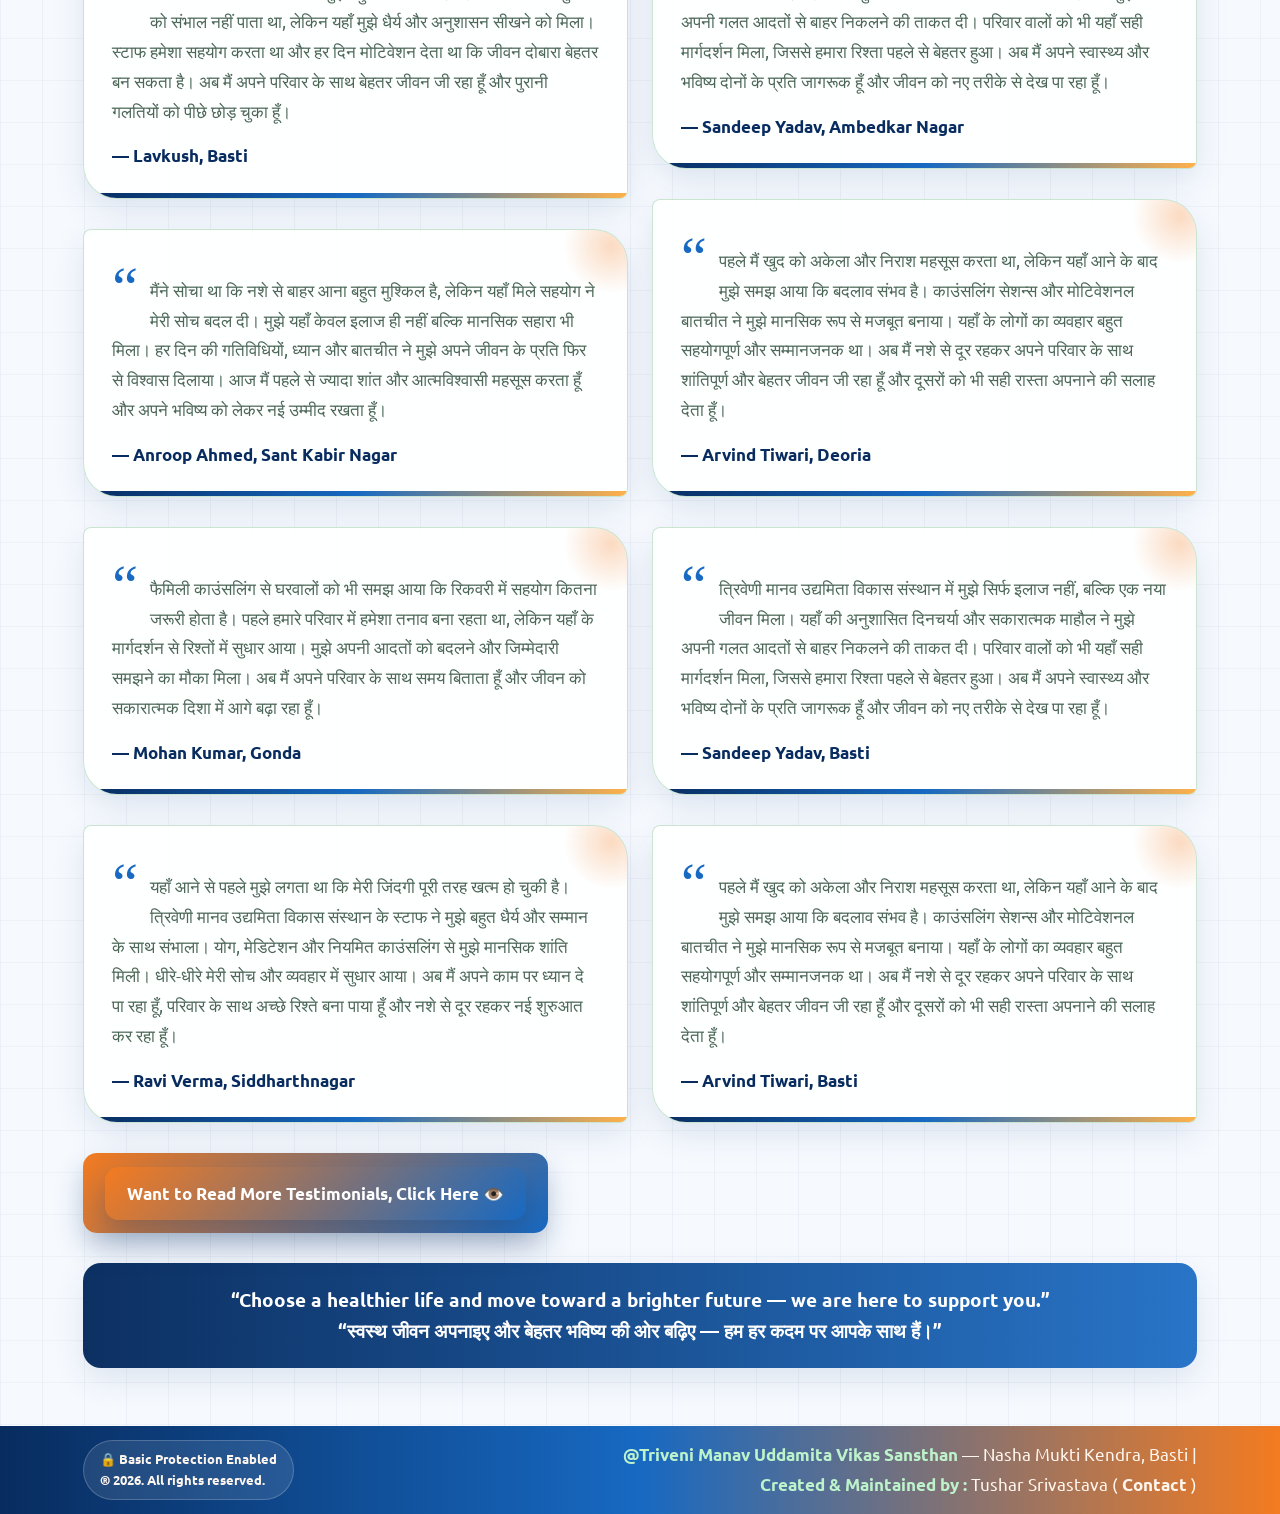
<file: testimonials.html>
<!DOCTYPE html>
<html lang="en">

<head>
<link rel="icon" href="assets/images/logo.png">
    <!-- CHARACTER ENCODING -->
    <meta charset="UTF-8">

    <!-- RESPONSIVE VIEWPORT -->
    <meta name="viewport" content="width=device-width, initial-scale=1.0">

    <!-- PAGE TITLE -->
    <title>Testimonials | Triveni Manav Uddamita Vikas Sansthan</title>

    <!-- GOOGLE FONT -->
    <link rel="preconnect" href="https://fonts.googleapis.com">

    <link rel="preconnect" href="https://fonts.gstatic.com" crossorigin>

    <link
        href="https://fonts.googleapis.com/css2?family=Ubuntu:wght@400;500;700;800&display=swap"
        rel="stylesheet"
    >

    <!-- MAIN CSS FILE -->
    <link rel="stylesheet" href="style.css">

</head>

<script>
/* Basic Frontend Protection */
document.addEventListener("contextmenu", e => e.preventDefault());

document.addEventListener("keydown", function(e){
  if (
    e.key === "F12" ||
    (e.ctrlKey && e.shiftKey && ["I","J","C"].includes(e.key.toUpperCase())) ||
    (e.ctrlKey && ["U","S","C"].includes(e.key.toUpperCase()))
  ) {
    e.preventDefault();
  }
});

/* Disable Copy */
document.addEventListener('copy', e => e.preventDefault());

/* Disable Cut */
document.addEventListener('cut', e => e.preventDefault());

/* Disable Paste */
document.addEventListener('paste', e => e.preventDefault());

/* Disable Drag */
document.addEventListener('dragstart', e => e.preventDefault());

/* Console Warning */
console.log("%cSTOP!", "color:red;font-size:40px;font-weight:bold;");
console.log("This website is protected.");

</script>
<body class="page-testimonials">

    <!-- ===================================================== -->
    <!-- HEADER SECTION -->
    <!-- ===================================================== -->

    <header class="topbar">

        <div class="top-strip">
            Community Welfare & Social Support:🔹Social Care & Public Support🔹Community Growth Mission🔹Social Justice & Recovery Assistance🔹Building Stronger Lives Together
        </div>

        <div class="brand-row">

            <!-- LEFT SIDE: Sansthan Name (same on every page) -->
            <a class="brand" href="index.html">

                <div class="logo-mark">
                    <img src="assets/images/logo.png" alt="Triveni Manav Uddamita Vikas Sansthan Logo">
                </div>

                <div class="brand-name">

                    <b>
                        <span class="orange">&nbsp;Triveni</span>
                        <span class="foundation-orange">Manav Uddamita Vikas Sansthan</span>
                        <br>
                        <span class="orange">&nbsp;त्रिवेणी</span>
                        <span class="foundation-orange">मानव उद्यमिता विकास संस्थान</span>
                    </b>

                    <small>
                        (Registered Under FCRA-1976, CSO Registered Under SRA-1860, PAN, 12A & 80G)<br>
                        Regd. Address: Shivji Puram, Post- PureNarsinghBhan, Sadar, Pratapgarh, Uttar Pradesh - 230001
                    </small>

                </div>

            </a>

            <!-- RIGHT SIDE: Nasha Mukti Kendra Details (plain text, no box) -->
            <div class="right-title plain-right-title">
                <b>Nasha Mukti Kendra<br>
                    नशा मुक्ति केंद्र</b>

                <small>
                    📲+91-9305457578 |📩bhushanpbhup@gmail.com<br>
                    Campus Rajendra Hospital, Lohri, Munderwa Marg, Basti, Uttar Pradesh
                </small>
            </div>

        </div>

        <button class="menu-btn">☰ Menu</button>

        <nav class="nav">
            <a href="index.html">Home</a>
            <a href="founder.html">Founder’s Legacy</a>
            <a href="about.html">About Us</a>
            <a href="programs.html">Programs & Achievements</a>
            <a href="team.html">Our Teams</a>
            <a href="facilities.html">Facilities</a>
            <a href="gallery.html">Gallery</a>
            <a href="testimonials.html">Testimonials</a>
            <a href="resources.html">Resources</a>
            <a href="cctv.html">CCTV</a>
            <a href="contact.html">Contact Us</a>

            <span class="datebox" id="datetime"></span>
        </nav>

    </header>

    <!-- ===================================================== -->
    <!-- PAGE HEADER -->
    <!-- ===================================================== -->

    <section class="page-head">

        <h1>
            TESTIMONIALS | प्रशंसापत्र
        </h1>

        <p>
            Home › Testimonials
        </p>

    </section>

    <!-- ===================================================== -->
    <!-- TESTIMONIALS SECTION -->
    <!-- ===================================================== -->

    <section class="section">

        <!-- ================================================= -->
        <!-- TOP CONTENT + RIGHT SIDE IMAGE -->
        <!-- ================================================= -->

        <div class="two-col">

            <!-- LEFT SIDE CONTENT -->
            <div>

                <h2 class="title">
                    Stories of Hope & Recovery
                </h2>

                <p class="lead">

                    These testimonial sections are thoughtfully designed so 
                    that recovered members and their families can comfortably
                    and naturally share their personal recovery experiences,
                    emotional journeys, challenges, positive changes and 
                    messages of hope with others who may also be struggling
                    with addiction and seeking support. Their words help 
                    create awareness, encourage confidence and inspire 
                    individuals to take the first step towards a healthier,
                    addiction-free and more positive future.
                    
                    <br><br>

                    ये टेस्टिमोनियल अनुभाग विशेष रूप से इस प्रकार तैयार किए गए हैं ताकि
                    स्वस्थ हुए सदस्य और उनके परिवार अपने व्यक्तिगत अनुभव, भावनात्मक
                    यात्रा, चुनौतियाँ, सकारात्मक बदलाव और आशा से भरे संदेश सहज और
                    स्वाभाविक रूप से उन लोगों के साथ साझा कर सकें जो नशे की समस्या से
                    संघर्ष कर रहे हैं और सहायता की तलाश में हैं। उनके अनुभव जागरूकता
                    बढ़ाने, आत्मविश्वास मजबूत करने और लोगों को नशामुक्त एवं सकारात्मक
                    जीवन की ओर पहला कदम बढ़ाने के लिए प्रेरित करने में सहायता करते हैं।

                </p>

            </div>

            <!-- RIGHT SIDE IMAGE -->
            <div class="card" style="padding:15px;">

                <!-- CHANGE IMAGE FROM HERE -->
                <img
                    src="assets/images//testimonial/testimonial-side.jpg"
                    alt="Sharing his Thoughts/Feedback"
                    style="
                        width:100%;
                        height:75%;
                        min-height:340px;
                        object-fit:cover;
                        border-radius:20px;
                        display:block;
                    "
                >

            </div>

        </div>

        <br><br>

        <!-- ================================================= -->
        <!-- TESTIMONIAL GRID -->
        <!-- ================================================= -->

        <div class="grid grid-2">

            <!-- TESTIMONIAL 1 -->
           <!-- TESTIMONIAL 1 -->
<div class="card">

    <div class="quote">
        “
    </div>

    <p>

        त्रिवेणी मानव उद्यमिता विकास संस्थान ने मुझे नई उम्मीद दी।
        यहाँ के स्टाफ ने बिना किसी भेदभाव के मेरी बात समझी
        और रिकवरी के लिए नियमित दिनचर्या बनवाई।
        शुरुआत में मुझे बहुत डर और घबराहट होती थी,
        लेकिन यहाँ के शांत वातावरण, योग सेशन्स और
        काउंसलिंग ने धीरे-धीरे मेरी सोच बदल दी।
        अब मैं अपने परिवार के साथ सामान्य जीवन जी रहा हूँ
        और भविष्य के लिए सकारात्मक महसूस करता हूँ।

    </p>

    <div class="testimonial-name">
        — Anil Kumar Singh, Basti
    </div>

</div>

<!-- TESTIMONIAL 2 -->
<div class="card">

    <div class="quote">
        “
    </div>

    <p>

        काउंसलिंग और योग सेशन्स से मुझे बहुत मदद मिली।
        पहले मैं तनाव और गुस्से को संभाल नहीं पाता था,
        लेकिन यहाँ मुझे धैर्य और अनुशासन सीखने को मिला।
        स्टाफ हमेशा सहयोग करता था और हर दिन
        मोटिवेशन देता था कि जीवन दोबारा बेहतर बन सकता है।
        अब मैं अपने परिवार के साथ बेहतर जीवन जी रहा हूँ
        और पुरानी गलतियों को पीछे छोड़ चुका हूँ।

    </p>

    <div class="testimonial-name">
        — Lavkush, Basti
    </div>

</div>

<!-- TESTIMONIAL 3 -->
<div class="card">

    <div class="quote">
        “
    </div>

    <p>

        मैंने सोचा था कि नशे से बाहर आना बहुत मुश्किल है,
        लेकिन यहाँ मिले सहयोग ने मेरी सोच बदल दी।
        मुझे यहाँ केवल इलाज ही नहीं बल्कि मानसिक सहारा भी मिला।
        हर दिन की गतिविधियों, ध्यान और बातचीत ने
        मुझे अपने जीवन के प्रति फिर से विश्वास दिलाया।
        आज मैं पहले से ज्यादा शांत और आत्मविश्वासी महसूस करता हूँ
        और अपने भविष्य को लेकर नई उम्मीद रखता हूँ।

    </p>

    <div class="testimonial-name">
        — Anroop Ahmed, Sant Kabir Nagar
    </div>

</div>

<!-- TESTIMONIAL 4 -->
<div class="card">

    <div class="quote">
        “
    </div>

    <p>

        फैमिली काउंसलिंग से घरवालों को भी समझ आया
        कि रिकवरी में सहयोग कितना जरूरी होता है।
        पहले हमारे परिवार में हमेशा तनाव बना रहता था,
        लेकिन यहाँ के मार्गदर्शन से रिश्तों में सुधार आया।
        मुझे अपनी आदतों को बदलने और जिम्मेदारी समझने का मौका मिला।
        अब मैं अपने परिवार के साथ समय बिताता हूँ
        और जीवन को सकारात्मक दिशा में आगे बढ़ा रहा हूँ।

    </p>

    <div class="testimonial-name">
        — Mohan Kumar, Gonda
    </div>

</div>

<!-- TESTIMONIAL 5 -->
<div class="card">

    <div class="quote">
        “
    </div>

    <p>

        यहाँ आने से पहले मुझे लगता था कि मेरी जिंदगी पूरी तरह खत्म हो चुकी है।
        त्रिवेणी मानव उद्यमिता विकास संस्थान के स्टाफ ने मुझे बहुत धैर्य और सम्मान के साथ संभाला।
        योग, मेडिटेशन और नियमित काउंसलिंग से मुझे मानसिक शांति मिली।
        धीरे-धीरे मेरी सोच और व्यवहार में सुधार आया।
        अब मैं अपने काम पर ध्यान दे पा रहा हूँ,
        परिवार के साथ अच्छे रिश्ते बना पाया हूँ
        और नशे से दूर रहकर नई शुरुआत कर रहा हूँ।

    </p>

    <div class="testimonial-name">
        — Ravi Verma, Siddharthnagar
    </div>

</div>

<!-- TESTIMONIAL 6 -->
<div class="card">

    <div class="quote">
        “
    </div>

    <p>

        मुझे यहाँ ऐसा वातावरण मिला जहाँ किसी ने मुझे जज नहीं किया।
        हर व्यक्ति ने मुझे समझने और आगे बढ़ने में मदद की।
        रिकवरी की प्रक्रिया आसान नहीं थी,
        लेकिन नियमित दिनचर्या और स्टाफ के सहयोग से
        मैं धीरे-धीरे मजबूत होता गया।
        अब मैं पहले से ज्यादा आत्मविश्वासी हूँ
        और अपने परिवार के साथ खुशहाल जीवन जीने की कोशिश कर रहा हूँ।

    </p>

    <div class="testimonial-name">
        — Deepak Mishra, Gorakhpur
    </div>

</div>

<!-- TESTIMONIAL 7 -->
<div class="card">

    <div class="quote">
        “
    </div>

    <p>

        त्रिवेणी मानव उद्यमिता विकास संस्थान में मुझे सिर्फ इलाज नहीं,
        बल्कि एक नया जीवन मिला।
        यहाँ की अनुशासित दिनचर्या और सकारात्मक माहौल ने
        मुझे अपनी गलत आदतों से बाहर निकलने की ताकत दी।
        परिवार वालों को भी यहाँ सही मार्गदर्शन मिला,
        जिससे हमारा रिश्ता पहले से बेहतर हुआ।
        अब मैं अपने स्वास्थ्य और भविष्य दोनों के प्रति जागरूक हूँ
        और जीवन को नए तरीके से देख पा रहा हूँ।

    </p>

    <div class="testimonial-name">
        — Sandeep Yadav, Ambedkar Nagar
    </div>

</div>

<!-- TESTIMONIAL 8 -->
<div class="card">

    <div class="quote">
        “
    </div>

    <p>

        पहले मैं खुद को अकेला और निराश महसूस करता था,
        लेकिन यहाँ आने के बाद मुझे समझ आया कि बदलाव संभव है।
        काउंसलिंग सेशन्स और मोटिवेशनल बातचीत ने
        मुझे मानसिक रूप से मजबूत बनाया।
        यहाँ के लोगों का व्यवहार बहुत सहयोगपूर्ण और सम्मानजनक था।
        अब मैं नशे से दूर रहकर अपने परिवार के साथ
        शांतिपूर्ण और बेहतर जीवन जी रहा हूँ
        और दूसरों को भी सही रास्ता अपनाने की सलाह देता हूँ।

    </p>

    <div class="testimonial-name">
        — Arvind Tiwari, Deoria
    </div>

</div>
            <!-- TESTIMONIAL 7 -->
            <div class="card">

                <div class="quote">
                    “
                </div>

                <p>

                    त्रिवेणी मानव उद्यमिता विकास संस्थान में मुझे सिर्फ इलाज नहीं,
                    बल्कि एक नया जीवन मिला।
                    यहाँ की अनुशासित दिनचर्या और सकारात्मक माहौल ने
                    मुझे अपनी गलत आदतों से बाहर निकलने की ताकत दी।
                    परिवार वालों को भी यहाँ सही मार्गदर्शन मिला,
                    जिससे हमारा रिश्ता पहले से बेहतर हुआ।
                    अब मैं अपने स्वास्थ्य और भविष्य दोनों के प्रति जागरूक हूँ
                    और जीवन को नए तरीके से देख पा रहा हूँ।

                </p>

                <div class="testimonial-name">
                    — Sandeep Yadav, Basti
                </div>

            </div>

            <!-- TESTIMONIAL 8 -->
            <div class="card">

                <div class="quote">
                    “
                </div>

                <p>

                    पहले मैं खुद को अकेला और निराश महसूस करता था,
                    लेकिन यहाँ आने के बाद मुझे समझ आया कि बदलाव संभव है।
                    काउंसलिंग सेशन्स और मोटिवेशनल बातचीत ने
                    मुझे मानसिक रूप से मजबूत बनाया।
                    यहाँ के लोगों का व्यवहार बहुत सहयोगपूर्ण और सम्मानजनक था।
                    अब मैं नशे से दूर रहकर अपने परिवार के साथ
                    शांतिपूर्ण और बेहतर जीवन जी रहा हूँ
                    और दूसरों को भी सही रास्ता अपनाने की सलाह देता हूँ।

                </p>

                <div class="testimonial-name">
                    — Arvind Tiwari, Basti
                </div>

            </div>

        </div>

        <!-- ================================================= -->
        <!-- PDF BUTTON -->
        <!-- ================================================= -->

        <div class="testimonial-pdf-btn">

            <a
                class="btn tpdf-btn"
                href="assets/documents/testimonial/testimonial.pdf"
                target="_blank"
            >

                Want to Read More Testimonials, Click Here 👁️

            </a> <br><br>
</div>
            <!-- MOTIVATIONAL STRIP -->
<div class="strip">

    “Choose a healthier life and move toward a brighter future —
    we are here to support you.”

    <br>

    “स्वस्थ जीवन अपनाइए और बेहतर भविष्य की ओर बढ़िए —
    हम हर कदम पर आपके साथ हैं।”

</div>

        </div>

    </section>

    <!-- ===================================================== -->
    <!-- FOOTER -->
    <!-- ===================================================== -->

    <footer class="footer">

    <div class="footer-left">
        🔒 Basic Protection Enabled<br>
        ®️ 2026. All rights reserved.
    </div>

    <div class="footer-right">
        <b>@Triveni Manav Uddamita Vikas Sansthan</b>
        — Nasha Mukti Kendra, Basti |
        <br>

        <b>Created & Maintained by :</b>

        Tushar Srivastava
        (
        <a href="https://www.linkedin.com/in/tusharrbl"
           class="footer-link"
           target="_blank">
            Contact
        </a>
        )
    </div>

</footer>

    <!-- MAIN JAVASCRIPT FILE -->
    <script src="script.js"></script>

</body>

</html>
</file>
<file: style.css>
/* =====================================================
   TRIVENI MANAV UDDAMITA VIKAS SANSTHAN
   Cleaned CSS
   Use this file as style.css
===================================================== */

/* =====================================================
   01. Theme variables
   Common colors, shadows and reusable values.
===================================================== */
:root{
    --navy:#082c5f;
    --navy-2:#0f4c91;
    --blue:#1769c2;
    --blue-2:#2f8be6;
    --orange:#f47b20;
    --orange-2:#ffb14a;
    --soft:#eef6ff;
    --soft-2:#fff8ef;
    --mist:#d7e9ff;
    --ink:#10233f;
    --muted:#5e6f86;
    --line:#cbdcf3;
    --white:#ffffff;
    --shadow:0 22px 60px rgba(8,44,95,.16);
    --shadow-sm:0 12px 32px rgba(8,44,95,.10);
}

/* =====================================================
   02. Reset and base layout
   Page default spacing, font, links and images.
===================================================== */
*{
    box-sizing:border-box;
}

html{
    scroll-behavior:smooth;
}

body{
    margin:0;
    font-family:'Ubuntu',Arial,Helvetica,sans-serif;
    color:var(--ink);
    font-size:17px;
    line-height:1.6;
    background:
        linear-gradient(90deg,rgba(8,44,95,.045) 1px,transparent 1px),
        linear-gradient(180deg,rgba(8,44,95,.035) 1px,transparent 1px),
        radial-gradient(circle at 15% 0%,rgba(244,123,32,.28),transparent 32%),
        radial-gradient(circle at 90% 8%,rgba(23,105,194,.16),transparent 30%),
        #f6faff;
    background-size:42px 42px,42px 42px,auto,auto,auto;
}

a{
    color:inherit;
    text-decoration:none;
}

img{
    max-width:100%;
}

/* =====================================================
   03. Header and identity area
   Top strip, logo, Sansthan name and right side contact.
===================================================== */
.topbar{
    position:sticky;
    top:0;
    z-index:1000;
    background:rgba(245,255,247,.92);
    backdrop-filter:blur(18px);
    border-bottom:1px solid rgba(197,227,204,.75);
    box-shadow:0 10px 38px rgba(8,44,95,.10);
}

.topbar::before{
    display:none;
    content:none;
}

.top-strip{
    display:block;
    text-align:center;
    padding:7px 12px;
    font-size:12px;
    line-height:1.4;
    letter-spacing:.7px;
    font-weight:900;
    color:#fff;
    background:linear-gradient(90deg,var(--navy),var(--blue),var(--orange),var(--navy));
}

.brand-row{
    display:flex;
    justify-content:space-between;
    align-items:center;
    gap:28px;
    padding:16px 5.5%;
    background:linear-gradient(90deg,rgba(238,246,255,.97),rgba(255,248,239,.90));
    overflow:visible;
}

.brand{
    display:flex;
    align-items:center;
    justify-content:flex-start;
    gap:16px;
    flex:1 1 auto;
    min-width:0;
}

.logo-mark{
    width:86px;
    height:86px;
    min-width:86px;
    padding:4px;
    position:relative;
    cursor:pointer;
    border-radius:50%;
    background:conic-gradient(from 160deg,var(--navy),var(--blue),var(--orange),var(--navy));
    box-shadow:0 14px 35px rgba(8,44,95,.22);
}

.logo-mark::after{
    content:'';
    position:absolute;
    inset:-8px;
    border:1px dashed rgba(244,123,32,.48);
    border-radius:50%;
}

.logo-mark img{
    width:100%;
    height:100%;
    object-fit:contain;
    padding:2px;
    border-radius:50%;
    background:#3e9acf;
}

.brand-name{
    max-width:760px;
    text-align:left;
}

.brand-name b{
    display:block;
    font-size:28px;
    line-height:1.18;
    letter-spacing:.2px;
    font-weight:900;
    text-transform:uppercase;
    color:var(--navy);
    white-space:nowrap;
}

.brand-name .orange{
    color:var(--blue);
}

.brand-name .foundation-orange{
    color:var(--navy);
}

.brand-name small{
    display:inline-block;
    margin-top:8px;
    padding:6px 12px;
    border-radius:999px;
    color:var(--navy);
    font-size:12px;
    line-height:1.45;
    font-weight:900;
    background:linear-gradient(90deg,rgba(215,233,255,.88),rgba(255,177,74,.18));
    border:1px solid rgba(244,123,32,.24);
}

.right-title,
.plain-right-title{
    flex:0 0 auto;
    min-width:330px;
    max-width:520px;
    text-align:right;
    background:transparent;
    border:0;
    padding:0;
    box-shadow:none;
    overflow:visible;
}

.right-title b,
.plain-right-title b{
    display:block;
    color:var(--orange);
    font-size:25px;
    line-height:1.2;
    font-weight:900;
    white-space:nowrap;
}

.right-title small,
.plain-right-title small{
    display:block;
    margin-top:7px;
    color:var(--navy);
    font-size:13px;
    line-height:1.55;
    font-weight:800;
}

/* =====================================================
   04. Navigation menu
   Desktop menu, active link, mobile hamburger and date box.
===================================================== */
.menu-btn{
    display:none;
    margin:0 5.5% 12px;
    align-items:center;
    justify-content:center;
    border:0;
    padding:12px 17px;
    border-radius:12px;
    color:#fff;
    font-weight:900;
    cursor:pointer;
    background:linear-gradient(135deg,var(--blue),var(--orange));
    box-shadow:var(--shadow-sm);
}

.nav{
    display:flex;
    align-items:center;
    justify-content:center;
    gap:6px;
    padding:10px 5.5% 13px;
    background:linear-gradient(180deg,rgba(255,255,255,.88),rgba(238,246,255,.88));
    border-top:1px solid rgba(203,220,243,.9);
    overflow:hidden;
    flex-wrap:nowrap;
}

.nav a{
    padding:9px 12px;
    border-radius:13px;
    white-space:nowrap;
    color:#10233f;
    font-size:14px;
    font-weight:900;
    border:1px solid transparent;
    transition:.25s ease;
}

.nav a:hover,
.nav a.active{
    color:#fff;
    background:linear-gradient(135deg,var(--blue),var(--orange));
    transform:translateY(-2px);
    box-shadow:0 10px 22px rgba(8,44,95,.18);
}

.home-icon{
    font-size:22px;
    line-height:1;
    padding:7px 14px;
}

.datebox{
    margin-left:auto;
    padding:9px 12px;
    border-radius:13px;
    background:#fff;
    color:var(--blue);
    border:1px solid rgba(244,123,32,.28);
    font-size:12px;
    font-weight:900;
    white-space:nowrap;
}

/* =====================================================
   05. Home hero section
   Homepage main banner, typing text and slideshow.
===================================================== */
.hero{
    min-height:690px;
    display:grid;
    grid-template-columns:minmax(320px,1.05fr) minmax(300px,.95fr);
    gap:44px;
    align-items:center;
    padding:72px 6.5% 82px;
    position:relative;
    color:#fff;
    overflow:hidden;
    background:
        linear-gradient(120deg,rgba(8,44,95,.88) 0%,rgba(15,76,145,.80) 48%,rgba(244,123,32,.58) 100%),
        url('assets/images/home-banner/triveni-banner.jpg') center/cover;
}

.hero::after{
    content:'ACTIVE NGO';
    position:absolute;
    right:6.7%;
    top:58px;
    padding:8px 13px;
    border-radius:999px;
    color:#fff7ef;
    font-size:12px;
    letter-spacing:2.5px;
    font-weight:900;
    background:rgba(255,255,255,.12);
    border:1px solid rgba(255,255,255,.22);
}

.hero-content{
    position:relative;
    z-index:2;
    max-width:760px;
}

.hero-content::before{
    content:'त्रिवेणी सेवा संकल्प';
    display:inline-block;
    margin-bottom:18px;
    padding:8px 14px;
    border-radius:999px;
    color:#dfffe7;
    font-weight:900;
    letter-spacing:.5px;
    background:rgba(255,255,255,.12);
    border:1px solid rgba(255,255,255,.22);
}

#typing-text,
.hero h1{
    margin:0 0 14px;
    font-size:52px;
    line-height:1.03;
    color:#eb9423;
    font-weight:900;
    text-shadow:0 8px 30px rgba(0,0,0,.28);
    letter-spacing:-.6px;
    white-space:nowrap;
}

#typing-text::after{
    content:'|';
    color:#ffb14a;
    animation:blink .75s infinite;
}

@keyframes blink{
    50%{
        opacity:0;
    }
}

.hero h2{
    margin:0 0 16px;
    color:#d9f8df;
    font-size:20px;
    line-height:1.55;
    font-weight:800;
}

.hero p{
    margin:0;
    max-width:690px;
    color:#f2fff4;
    font-size:18px;
    line-height:1.85;
}

.hero-btns{
    display:flex;
    gap:14px;
    flex-wrap:wrap;
    margin-top:28px;
}

.hero-slideshow{
    position:relative;
    z-index:2;
    width:100%;
    height:520px;
    overflow:hidden;
    border-radius:42px 42px 42px 10px;
    border:12px solid rgba(255,255,255,.16);
    box-shadow:0 30px 90px rgba(0,0,0,.34);
    isolation:isolate;
}

.hero-slideshow::before{
    content:'Years of trusted social work';
    position:absolute;
    z-index:3;
    left:18px;
    top:18px;
    padding:9px 13px;
    border-radius:999px;
    background:rgba(8,44,95,.78);
    color:#fff;
    font-size:12px;
    font-weight:900;
}

.hero-slideshow::after{
    content:'';
    position:absolute;
    inset:0;
    z-index:2;
    background:linear-gradient(to top,rgba(8,44,95,.55),transparent 58%);
    pointer-events:none;
}

.hero-slideshow img{
    position:absolute;
    inset:0;
    width:100%;
    height:100%;
    object-fit:cover;
    opacity:0;
    transform:scale(1.03);
    transition:opacity 1s ease,transform 7s ease;
}

.hero-slideshow img.active{
    opacity:1;
    transform:scale(1.10);
}

/* =====================================================
   06. Page heading / hero heading
   Common inner page banner and founder special banner.
===================================================== */
.page-head{
    position:relative;
    overflow:hidden;
    padding:16px 6.5%;
    color:#fff;
    background:
        linear-gradient(120deg,rgba(4,31,20,.94),rgba(23,105,194,.72)),
        url('assets/images/banner.svg') center/cover;
}

.page-head::before{
    content:'';
    position:absolute;
    left:6.5%;
    top:30px;
    width:72px;
    height:72px;
    border-radius:50%;
    border:14px solid rgba(255,255,255,.10);
}

.page-head::after{
    content:'TRIVENI';
    position:absolute;
    right:6%;
    bottom:6px;
    color:rgba(255,255,255,.08);
    font-size:82px;
    line-height:1;
    font-weight:900;
    letter-spacing:4px;
}

.page-head h1{
    position:relative;
    z-index:1;
    margin:0 0 10px;
    font-size:40px;
    line-height:1.05;
    font-weight:900;
}

.page-head p{
    position:relative;
    z-index:1;
    margin:0;
    max-width:860px;
    color:#e7ffec;
    font-size:19px;
    font-weight:800;
}

.page-hero{
    position:relative;
    overflow:hidden;
}

.founder-hero{
    min-height:420px;
    display:flex;
    align-items:center;
    justify-content:center;
    text-align:center;
    padding:70px 6%;
    background:
        linear-gradient(135deg,rgba(255,255,255,.96),rgba(255,177,74,.22),rgba(244,123,32,.55)),
        url('assets/images/home-banner/triveni-banner.jpg') center/cover;
}

.founder-hero::before{
    content:'';
    position:absolute;
    inset:0;
    background:rgba(255,255,255,.38);
    backdrop-filter:blur(2px);
}

.founder-hero > div{
    position:relative;
    z-index:2;
    max-width:900px;
}

.kicker,
.founder-hero .kicker{
    display:inline-block;
    margin-bottom:12px;
    padding:10px 18px;
    border-radius:999px;
    color:var(--orange);
    font-size:22px;
    font-weight:900;
    letter-spacing:.6px;
    background:linear-gradient(135deg,#fff,#ffe3bf);
    border:1px solid rgba(244,123,32,.25);
}

.founder-hero h1{
    margin:18px 0 14px;
    color:var(--orange);
    font-size:68px;
    line-height:1;
    font-weight:900;
    text-shadow:0 8px 28px rgba(0,0,0,.08);
}

.founder-hero p{
    max-width:850px;
    margin:10px auto;
    color:#7a3d00;
    font-size:20px;
    line-height:1.8;
    font-weight:700;
}

/* =====================================================
   07. Common sections and typography
   Reusable section, title, lead, grid and two-column classes.
===================================================== */
.section{
    position:relative;
    padding:58px 6.5%;
}

.section.white{
    background:linear-gradient(180deg,rgba(255,255,255,.78),rgba(234,248,238,.74));
}

.title,
.title-orange{
    position:relative;
    display:inline-block;
    margin:0 0 18px;
    color:var(--navy);
    font-size:36px;
    line-height:1.18;
    font-weight:900;
}

.title::after,
.title-left::after{
    content:'';
    display:block;
    width:70%;
    max-width:160px;
    height:5px;
    margin-top:8px;
    border-radius:999px;
    background:linear-gradient(90deg,var(--blue),var(--orange));
}

.orange-text{
    color:var(--blue);
}

.lead{
    max-width:960px;
    margin-top:0;
    color:#465f50;
    font-size:19px;
    line-height:1.8;
}

.grid{
    display:grid;
    gap:24px;
}

.grid-2{
    grid-template-columns:repeat(2,minmax(0,1fr));
}

.grid-3{
    grid-template-columns:repeat(3,minmax(0,1fr));
}

.grid-4{
    grid-template-columns:repeat(4,minmax(0,1fr));
}

.two-col{
    display:grid;
    grid-template-columns:1fr 1fr;
    gap:30px;
    align-items:start;
}

/* =====================================================
   08. Cards, icons, buttons and lists
   Common content boxes used across all pages.
===================================================== */
.card{
    position:relative;
    overflow:hidden;
    padding:28px;
    border-radius:12px 32px 12px 32px;
    background:rgba(255,255,255,.88);
    border:1px solid rgba(197,227,204,.92);
    box-shadow:var(--shadow-sm);
    transition:.25s ease;
}

.card::before{
    content:'';
    position:absolute;
    right:-32px;
    top:-32px;
    width:96px;
    height:96px;
    border-radius:50%;
    background:radial-gradient(circle,rgba(244,123,32,.28),transparent 70%);
}

.card::after{
    content:'';
    position:absolute;
    left:0;
    bottom:0;
    width:100%;
    height:5px;
    background:linear-gradient(90deg,var(--navy),var(--blue),var(--orange-2));
}

.card:hover{
    transform:translateY(-7px);
    box-shadow:var(--shadow);
    border-color:rgba(244,123,32,.34);
}

.feature{
    text-align:left;
}

.feature:nth-child(even){
    border-radius:32px 12px 32px 12px;
}

.icon{
    width:60px;
    height:60px;
    display:grid;
    place-items:center;
    margin:0 0 14px;
    border-radius:18px;
    color:#fff;
    font-size:29px;
    font-weight:900;
    background:linear-gradient(135deg,var(--blue),var(--orange));
    border:1px solid rgba(23,105,194,.20);
    box-shadow:inset 0 0 0 4px rgba(255,255,255,.20);
}

.feature h3,
.card h3,
.step h3{
    margin:8px 0 9px;
    color:var(--navy);
    font-size:20px;
    font-weight:900;
}

.card h2{
    font-size:26px;
}

.card p,
.card li{
    color:#4c6758;
    line-height:1.75;
}

.btn,
.pdf-btn,
.tpdf-btn,
.map-btn,
.download-btn,
.team-pdf-btn,
.testimonial-pdf-btn{
    display:inline-flex;
    align-items:center;
    justify-content:center;
    border:0;
    border-radius:14px;
    padding:13px 22px;
    color:#fff;
    background:linear-gradient(135deg,var(--orange),var(--blue));
    font-weight:900;
    cursor:pointer;
    box-shadow:0 14px 28px rgba(8,44,95,.25);
    transition:.25s ease;
}

.btn:hover,
.pdf-btn:hover,
.tpdf-btn:hover,
.map-btn:hover,
.download-btn:hover,
.team-pdf-btn:hover,
.testimonial-pdf-btn:hover{
    transform:translateY(-3px);
    box-shadow:0 18px 38px rgba(8,44,95,.28);
}

.btn.dark,
.btn.light{
    color:#fff;
    background:linear-gradient(135deg,var(--navy),var(--blue));
}

.list{
    margin:0;
    padding:0;
    list-style:none;
}

.list li{
    position:relative;
    margin:12px 0;
    padding-left:34px;
}

.list li::before{
    content:'✓';
    position:absolute;
    left:0;
    top:1px;
    width:23px;
    height:23px;
    display:grid;
    place-items:center;
    border-radius:8px;
    background:var(--blue);
    color:#fff;
    font-size:13px;
    font-weight:900;
}

/* =====================================================
   09. Home stats, strips and poster
   Homepage feature blocks, badges and share banner card.
===================================================== */
.stats{
    display:grid;
    grid-template-columns:repeat(4,1fr);
    gap:16px;
    margin-top:30px;
}

.stat{
    position:relative;
    overflow:hidden;
    padding:22px 16px;
    text-align:center;
    border-radius:24px 8px 24px 8px;
    color:#fff7ef;
    font-weight:900;
    background:linear-gradient(145deg,var(--navy),var(--blue));
    box-shadow:var(--shadow-sm);
}

.stat::before{
    content:'';
    position:absolute;
    width:90px;
    height:90px;
    right:-30px;
    top:-34px;
    border-radius:50%;
    background:rgba(255,255,255,.12);
}

.stat b{
    display:block;
    color:#fff;
    font-size:31px;
    line-height:1.1;
}

.strip{
    margin-top:30px;
    padding:22px 28px;
    border-radius:18px;
    color:#fff;
    text-align:center;
    font-size:19px;
    font-weight:900;
    background:linear-gradient(90deg,rgba(8,44,95,.98),rgba(23,105,194,.92));
    box-shadow:var(--shadow-sm);
}

.poster{
    padding:38px;
    text-align:center;
    border-radius:36px 10px 36px 10px;
    background:
        linear-gradient(145deg,rgba(255,255,255,.95),rgba(234,248,238,.90)),
        radial-gradient(circle at top right,rgba(244,123,32,.22),transparent 42%);
    border:1px solid var(--line);
    box-shadow:var(--shadow-sm);
}

.poster h2{
    margin:6px 0;
    color:var(--navy);
    font-size:26px;
    font-weight:900;
}

.poster-logo{
    display:flex;
    justify-content:center;
    margin-bottom:18px;
}

.poster-logo img{
    width:140px;
    height:140px;
    object-fit:contain;
    padding:10px;
    border-radius:50%;
    background:#fff;
    border:1px solid var(--line);
    box-shadow:var(--shadow-sm);
}

.poster-buttons{
    margin-top:18px;
}

.badge-row{
    display:flex;
    justify-content:center;
    gap:12px;
    flex-wrap:wrap;
    margin-top:18px;
}

.badge{
    padding:9px 13px;
    border-radius:999px;
    color:var(--blue);
    background:#fff;
    border:1px solid var(--line);
    font-size:12px;
    font-weight:900;
}

/* =====================================================
   10. Gallery and photo blocks
   Gallery tabs, image cards and overlay titles.
===================================================== */
.photo,
.photo-gallery{
    position:relative;
    min-height:270px;
    height:330px;
    overflow:hidden;
    border-radius:34px 34px 10px 34px;
    border:8px solid #fff;
    background:#d7e9ff;
    box-shadow:var(--shadow-sm);
    line-height:0;
}

.photo img,
.photo-gallery img{
    width:100%;
    height:100%;
    object-fit:cover;
    display:block;
}

.photo::after,
.photo-gallery::after{
    content:'';
    position:absolute;
    inset:0;
    background:linear-gradient(to top,rgba(8,44,95,.72),rgba(8,44,95,.05) 58%);
    pointer-events:none;
}

.photo span,
.photo-text,
.gallery-title{
    position:absolute;
    z-index:3;
    left:18px;
    right:18px;
    bottom:18px;
    padding:10px 14px;
    border-radius:14px;
    color:#fff;
    text-align:center;
    line-height:1.45;
    font-size:16px;
    font-weight:900;
    background:rgba(8,44,95,.76);
    border:1px solid rgba(255,255,255,.18);
}

.gallery{
    grid-template-columns:repeat(3,1fr);
}

.tabs{
    display:flex;
    justify-content:center;
    gap:12px;
    flex-wrap:wrap;
    margin-bottom:28px;
}

.tabs button{
    border:1px solid var(--line);
    border-radius:14px;
    padding:12px 20px;
    color:var(--navy);
    background:#fff;
    font-weight:900;
    cursor:pointer;
    transition:.25s ease;
}

.tabs button:hover,
.tabs button.active,
.tabs .active{
    color:#fff;
    background:linear-gradient(135deg,var(--orange),var(--blue));
    transform:translateY(-2px);
}

/* =====================================================
   11. About / programs timeline
   Mission-vision steps and program ladder layouts.
===================================================== */
.timeline{
    position:relative;
    display:grid;
    gap:18px;
    padding-left:0;
    border-left:0;
}

.step{
    position:relative;
    padding:20px 22px 20px 62px;
    border-radius:20px;
    background:#fff;
    border:1px solid var(--line);
    box-shadow:var(--shadow-sm);
}

.step::before{
    content:'';
    position:absolute;
    left:22px;
    top:24px;
    width:18px;
    height:18px;
    border-radius:50%;
    background:var(--blue);
    box-shadow:0 0 0 8px var(--soft),0 0 0 9px var(--line);
}

/* =====================================================
   12. Team and testimonials
   Team avatars, role text, quotes and testimonial names.
===================================================== */
.team-card{
    text-align:center;
}

.avatar,
.photo-avatar{
    width:126px;
    height:126px;
    display:grid;
    place-items:center;
    margin:0 auto 16px;
    overflow:hidden;
    border-radius:50% 50% 50% 14px;
    background:linear-gradient(145deg,#fff,#d7e9ff);
    border:7px solid #fff;
    box-shadow:0 18px 40px rgba(8,44,95,.14);
    font-size:46px;
}

.avatar img,
.photo-avatar img{
    width:100%;
    height:100%;
    object-fit:cover;
    display:block;
}

.role{
    color:var(--blue);
    font-weight:900;
}

.team-heading{
    margin:42px 0 24px;
    color:var(--navy);
    text-align:center;
    font-size:36px;
    font-weight:900;
}

.quote{
    color:var(--blue);
    font-family:Georgia,serif;
    font-size:58px;
    line-height:1;
}

.testimonial-name{
    color:var(--navy);
    font-weight:900;
}

/* =====================================================
   13. Resources and contact
   Resource cards, contact form, map and info lines.
===================================================== */
.resource-row{
    display:flex;
    gap:16px;
    align-items:flex-start;
    padding:16px 0;
    border-bottom:1px dashed var(--line);
}

.resource-row:last-child{
    border-bottom:0;
}

.resource-row .icon{
    flex:0 0 60px;
    margin:0;
}

.contact-box input,
.contact-box textarea,
.contact-box select{
    width:100%;
    margin-bottom:13px;
    padding:16px;
    border:1px solid var(--line);
    border-radius:14px;
    outline:none;
    font:inherit;
    color:var(--ink);
    background:#fff;
}

.contact-box input:focus,
.contact-box textarea:focus,
.contact-box select:focus{
    border-color:var(--blue);
    box-shadow:0 0 0 4px rgba(23,105,194,.11);
}

.info-line{
    display:flex;
    gap:13px;
    align-items:flex-start;
    margin:16px 0;
}

.info-line .icon{
    width:48px;
    height:48px;
    flex:0 0 48px;
    margin:0;
    font-size:20px;
}

.map-box{
    margin-top:18px;
    border-radius:24px;
    overflow:hidden;
    border:1px solid var(--line);
    box-shadow:var(--shadow-sm);
}

.email-pill{
    display:inline-block;
    margin:14px 0 0;
    padding:10px 16px;
    border-radius:999px;
    color:var(--blue);
    background:#fff;
    border:1px solid var(--line);
    font-weight:900;
}

.helpline{
    display:inline-block;
    margin-top:16px;
    padding:15px 28px;
    border-radius:18px;
    color:#fff;
    background:linear-gradient(135deg,var(--navy),var(--blue));
    font-size:31px;
    font-weight:900;
    box-shadow:var(--shadow-sm);
}

/* =====================================================
   14. Founder content layout
   Founder photo card, content card, values and message.
===================================================== */
.founder-layout{
    display:grid;
    grid-template-columns:minmax(300px,.72fr) minmax(480px,1.28fr);
    gap:34px;
    align-items:start;
}

.founder-photo-card{
    position:relative;
    display:inline-block;   /* IMPORTANT */
    overflow:visible;
    padding:14px;
    border-radius:32px;
    background:linear-gradient(145deg,var(--navy),var(--blue));
    border:1px solid rgba(203,220,243,.95);
    box-shadow:var(--shadow);
    width:auto;
    height:auto;
}

.founder-photo-card img{
    display:block;
    width:auto;
    max-width:100%;
    height:auto;
    object-fit:contain;
    border-radius:24px;
    border:5px solid #fff;
    background:#fff;
    box-shadow:0 14px 36px rgba(8,44,95,.14);
}

.founder-photo-note{
    margin-top:12px;
    color:#fff;
    font-size:18px;
    font-weight:700;
    text-align:center;
}

.founder-content{
    padding:42px;
    border-radius:16px 70px 16px 70px;
}

.founder-content p{
    font-size:18px;
}

.founder-points{
    display:grid;
    grid-template-columns:1fr 1fr;
    gap:14px;
    margin-top:22px;
}

.founder-points div{
    padding:15px;
    border-radius:18px;
    background:linear-gradient(180deg,var(--soft),var(--soft-2));
    border:1px solid var(--line);
    color:var(--ink);
}

.founder-points b{
    color:var(--blue);
}

.president-message-layout{
    display:grid;
    grid-template-columns:minmax(420px,1fr) minmax(250px,340px);
    gap:28px;
    align-items:stretch;
}

.founder-message{
    max-width:none;
    margin:0;
    border-left:7px solid var(--orange);
    border-radius:70px 14px 70px 14px;
    text-align:center;
    font-size:20px;
}

.president-photo-card{
    position:relative;
    display:flex;
    flex-direction:column;
    justify-content:space-between;
    overflow:hidden;
    padding:14px;
    border-radius:32px 12px 32px 12px;
    background:linear-gradient(145deg,var(--blue),var(--orange));
    border:1px solid rgba(203,220,243,.95);
    box-shadow:var(--shadow-sm);
}

.president-photo-card img{
    width:100%;
    height:100%;
    min-height:330px;
    object-fit:cover;
    border-radius:24px 8px 24px 8px;
    border:5px solid #fff;
    background:#fff;
    box-shadow:0 14px 36px rgba(8,44,95,.14);
}

.president-photo-note{
    margin-top:12px;
    color:#fff;
    font-size:17px;
    line-height:1.45;
    font-weight:800;
    text-align:center;
}

.founder-section{
    overflow:hidden;
}

/* =====================================================
   15. Page-wise layout variations
   Different inner layouts for each page body class.
===================================================== */
.page-home .section:first-of-type{
    background:linear-gradient(135deg,rgba(255,255,255,.80),rgba(238,246,255,.92));
}

.page-home .section:first-of-type .grid-4{
    grid-template-columns:1.15fr .85fr 1.15fr .85fr;
    align-items:stretch;
}

.page-home .section:first-of-type .feature{
    min-height:230px;
    border-radius:28px;
    border-left:7px solid var(--orange);
}

.page-home .section:first-of-type .feature:nth-child(2),
.page-home .section:first-of-type .feature:nth-child(3){
    transform:translateY(28px);
    border-left-color:var(--blue);
}

.page-home .stats{
    padding:18px;
    border-radius:30px;
    background:#fff;
    border:1px solid var(--line);
    box-shadow:var(--shadow-sm);
}

.page-about .two-col{
    grid-template-columns:minmax(330px,.82fr) minmax(420px,1.18fr);
    gap:48px;
}

.page-about .two-col > div:first-child{
    position:sticky;
    top:170px;
    align-self:start;
    padding:34px;
    border-radius:40px 10px 40px 10px;
    background:linear-gradient(145deg,var(--navy),var(--blue));
    color:#fff;
    box-shadow:var(--shadow);
}

.page-about .two-col > div:first-child .title,
.page-about .two-col > div:first-child .orange-text,
.page-about .two-col > div:first-child .lead{
    color:#fff;
}

.page-about .timeline{
    counter-reset:aboutStep;
}

.page-about .step{
    counter-increment:aboutStep;
    padding:26px 28px 26px 92px;
    border-radius:16px 42px 16px 42px;
    color: #1769c2;
    font-weight:900;
}

.page-about .step::before{
    content:counter(aboutStep);
    width:44px;
    height:44px;
    left:24px;
    top:24px;
    display:grid;
    place-items:center;
    color:#fff;
    font-weight:900;
    background:linear-gradient(135deg,var(--orange),var(--blue));
    box-shadow:none;
}

.page-about .section.white .grid-4{
    grid-template-columns:repeat(2,1fr);
}

.page-about .section.white .feature{
    display:flex;
    gap:18px;
    align-items:flex-start;
}

.page-programs .section:first-of-type .grid-3{
    grid-template-columns:1fr;
    max-width:1040px;
    margin:auto;
    gap:18px;
}

.page-programs .section:first-of-type .feature{
    display:grid;
    grid-template-columns:90px 1fr;
    gap:22px;
    align-items:center;
    padding:22px 34px 22px 22px;
    border-radius:999px 34px 34px 999px;
}

.page-programs .section:first-of-type .feature:nth-child(even){
    margin-left:80px;
    grid-template-columns:1fr 90px;
    border-radius:34px 999px 999px 34px;
}

.page-programs .section:first-of-type .feature:nth-child(even) .icon{
    order:2;
}

.page-programs .section:first-of-type .feature .icon{
    width:74px;
    height:74px;
    margin:0;
    border-radius:50%;
}

.page-programs .section.white .two-col{
    grid-template-columns:1.25fr .75fr;
    align-items:center;
}

.page-programs .section.white .card{
    border-radius:50px 12px 50px 12px;
}

.page-facilities .section:first-of-type .grid-3{
    grid-template-columns:repeat(6,1fr);
    grid-auto-flow:dense;
}

.page-facilities .section:first-of-type .feature{
    grid-column:span 2;
    min-height:230px;
}

.page-facilities .section:first-of-type .feature:nth-child(1),
.page-facilities .section:first-of-type .feature:nth-child(4){
    grid-column:span 3;
}

.page-facilities .section:first-of-type .feature:nth-child(2){
    grid-row:span 2;
}

.page-facilities .gallery{
    grid-template-columns:1.3fr .7fr .9fr;
    align-items:stretch;
}

.page-facilities .gallery .photo:first-child{
    grid-row:span 2;
    height:auto;
    min-height:600px;
}

.page-facilities .gallery .photo{
    border-radius:12px 42px 12px 42px;
}

.page-gallery .tabs{
    justify-content:flex-start;
}

.page-gallery .gallery{
    columns:3 260px;
    column-gap:24px;
    display:block;
}

.page-gallery .gallery .photo{
    display:inline-block;
    width:100%;
    height:360px;
    margin:0 0 24px;
    border-radius:28px;
}

.page-gallery .gallery .photo:nth-child(3n+2){
    height:460px;
}

.page-gallery .gallery .photo:nth-child(4n){
    height:280px;
}

.page-resources .two-col{
    grid-template-columns:minmax(360px,1.15fr) minmax(290px,.85fr);
    gap:42px;
}

.page-resources .two-col > div:first-child{
    padding:36px;
    border-radius:12px 58px 12px 58px;
    background:#fff;
    border:1px solid var(--line);
    box-shadow:var(--shadow-sm);
}

.page-resources .resource-row{
    padding:20px;
    margin-bottom:15px;
    border-radius:24px;
    background:linear-gradient(90deg,#fff,var(--soft));
    border:1px solid var(--line);
}

.page-resources .poster{
    border-radius:20px;
    outline:10px solid rgba(244,123,32,.08);
    transform:rotate(0deg);
}

.page-team .grid-3{
    grid-template-columns:repeat(4,1fr);
}

.page-team .team-card{
    padding-top:92px;
    text-align:left;
    border-radius:26px;
}

.page-team .team-card .avatar,
.page-team .team-card .photo-avatar{
    position:absolute;
    top:22px;
    left:24px;
    width:82px;
    height:82px;
    margin:0;
    border-radius:22px;
}

.page-team .team-card h3{
    margin-top:16px;
    padding-top:8px;
}

.page-team .team-heading{
    display:inline-block;
    padding:12px 22px;
    border-radius:999px;
    color:#fff;
    text-align:left;
    background:linear-gradient(90deg,var(--navy),var(--blue));
}

.page-testimonials .two-col{
    grid-template-columns:.85fr 1.15fr;
    align-items:center;
}

.page-testimonials .grid-2{
    columns:2 320px;
    column-gap:24px;
    display:block;
}

.page-testimonials .grid-2 .card{
    break-inside:avoid;
    display:inline-block;
    width:100%;
    margin:0 0 24px;
    border-radius:8px 34px 8px 34px;
}

.page-testimonials .quote{
    float:left;
    margin-right:12px;
}

.page-contact .two-col{
    grid-template-columns:minmax(320px,.75fr) minmax(420px,1.25fr);
    align-items:stretch;
}

.page-contact .two-col > div:first-child{
    padding:32px;
    border-radius:36px;
    color:#fff;
    background:linear-gradient(145deg,var(--navy),var(--blue));
    box-shadow:var(--shadow);
}

.page-contact .two-col > div:first-child .title,
.page-contact .two-col > div:first-child .lead{
    color:#fff;
}

.page-contact .info-line{
    padding:16px;
    margin:14px 0;
    border-radius:20px;
    background:rgba(255,255,255,.12);
    border:1px solid rgba(255,255,255,.22);
}

.page-contact .contact-box{
    border-radius:12px 44px 44px 12px;
}

/* =====================================================
   16. Footer and logo popup
   Bottom credit area and full-size logo preview popup.
===================================================== */
.footer{
    display:flex;
    justify-content:space-between;
    align-items:center;
    gap:20px;
    padding:14px 6.5%;
    color:#fff7ef;
    background:linear-gradient(
        90deg,
        var(--navy),
        var(--blue),
        var(--orange)
    );
}

.footer-left{
    display:flex;
    align-items:center;
    gap:8px;
    padding:8px 16px;
    border-radius:30px;
    background:rgba(255,255,255,0.10);
    border:1px solid rgba(255,255,255,0.20);
    font-size:13px;
    font-weight:700;
    white-space:nowrap;
}

.footer-right{
    text-align:right;
    line-height:1.7;
}

.footer b{
    color:#bdf3cb;
}

.footer-link{
    color:#fff7ef;
    text-decoration:none;
    font-weight:900;
}

.footer-link:hover{
    text-decoration:underline;
}

@media(max-width:720px){

    .footer{
        flex-direction:column;
        text-align:center;
    }

    .footer-right{
        text-align:center;
    }

}
.logo-popup{
    position:fixed;
    inset:0;
    z-index:99999;
    display:none;
    align-items:center;
    justify-content:center;
    padding:20px;
    background:rgba(0,0,0,.86);
}

.logo-popup img{
    max-width:90%;
    max-height:90%;
    object-fit:contain;
    padding:15px;
    border-radius:28px;
    background:#fff;
}

.close-popup{
    position:absolute;
    top:20px;
    right:30px;
    color:white;
    font-size:35px;
    font-weight:bold;
    cursor:pointer;
}

/* =====================================================
   17. Responsive design
   Tablet, mobile, zoom-in and narrow screen support.
===================================================== */
@media(max-width:1380px){
    .brand-row{
        align-items:flex-start;
    }

    .brand-name b{
        font-size:23px;
    }

    .right-title,
    .plain-right-title{
        min-width:280px;
    }

    .right-title b,
    .plain-right-title b{
        font-size:21px;
    }

    .menu-btn{
        display:inline-flex;
    }

    .nav{
        display:none;
        flex-direction:column;
        align-items:stretch;
        overflow:visible;
        padding:12px 5.5%;
    }

    .nav.show{
        display:flex;
    }

    .nav a{
        width:100%;
        white-space:normal;
    }

    .datebox{
        margin:8px 0 0;
        text-align:center;
        white-space:normal;
    }

    .page-head h1{
        font-size:38px;
    }

    .title,
    .title-orange{
        font-size:30px;
    }
}

@media(min-width:1381px){
    .menu-btn{
        display:none;
    }

    .nav{
        display:flex;
    }
}

@media(max-width:1050px){
    .page-home .section:first-of-type .grid-4,
    .page-about .section.white .grid-4,
    .page-team .grid-3{
        grid-template-columns:repeat(2,1fr);
    }

    .page-facilities .section:first-of-type .grid-3{
        grid-template-columns:repeat(2,1fr);
    }

    .page-facilities .section:first-of-type .feature,
    .page-facilities .section:first-of-type .feature:nth-child(1),
    .page-facilities .section:first-of-type .feature:nth-child(4){
        grid-column:span 1;
    }

    .page-programs .section:first-of-type .feature:nth-child(even){
        margin-left:0;
    }
}

@media(max-width:980px){
    .hero{
        grid-template-columns:1fr;
        text-align:center;
        padding:58px 6%;
    }

    .hero-content{
        margin:auto;
    }

    .hero-content::before{
        margin-left:auto;
        margin-right:auto;
    }

    .hero-btns{
        justify-content:center;
    }

    .hero-slideshow{
        height:420px;
    }

    .grid-4,
    .grid-3,
    .gallery,
    .two-col{
        grid-template-columns:1fr 1fr;
    }

    .stats{
        grid-template-columns:1fr 1fr;
    }
}

@media(max-width:900px){
    .brand-row{
        flex-direction:column;
        align-items:stretch;
        gap:16px;
    }

    .brand{
        width:100%;
    }

    .right-title,
    .plain-right-title{
        width:100%;
        max-width:none;
        min-width:0;
        text-align:left;
    }

    .founder-layout{
        grid-template-columns:1fr;
    }

    .founder-photo-card{
        position:relative;
        top:0;
    }

    .founder-photo-card img{
        height:auto;
        max-height:560px;
    }

    .president-message-layout{
        grid-template-columns:1fr;
    }

    .president-photo-card{
        max-width:420px;
        width:100%;
        margin:auto;
    }

    .president-photo-card img{
        min-height:auto;
        max-height:520px;
    }

}

@media(max-width:720px){
    .page-home .section:first-of-type .grid-4,
    .page-about .two-col,
    .page-about .section.white .grid-4,
    .page-programs .section.white .two-col,
    .page-resources .two-col,
    .page-team .grid-3,
    .page-testimonials .two-col,
    .page-contact .two-col,
    .page-founder .founder-layout,
    .page-facilities .gallery{
        grid-template-columns:1fr;
    }

    .page-programs .section:first-of-type .feature,
    .page-programs .section:first-of-type .feature:nth-child(even){
        grid-template-columns:1fr;
        border-radius:26px;
        padding:24px;
    }

    .page-programs .section:first-of-type .feature:nth-child(even) .icon{
        order:0;
    }

    .page-home .section:first-of-type .feature:nth-child(2),
    .page-home .section:first-of-type .feature:nth-child(3){
        transform:none;
    }

    .page-facilities .section:first-of-type .grid-3{
        grid-template-columns:1fr;
    }

    .page-facilities .gallery .photo:first-child{
        min-height:330px;
    }

    .page-team .team-card{
        padding-top:28px;
        text-align:center;
    }

    .page-team .team-card .avatar,
    .page-team .team-card .photo-avatar{
        position:static;
        width:126px;
        height:126px;
        margin:0 auto 16px;
        border-radius:50%;
    }
}

@media(max-width:620px){
    body{
        font-size:16px;
    }

    .top-strip{
        font-size:10px;
    }

    .brand{
        align-items:flex-start;
        gap:12px;
    }

    .logo-mark{
        width:64px;
        height:64px;
        min-width:64px;
    }

    .brand-name{
        overflow-x:auto;
    }

    .brand-name b{
        font-size:18px;
    }

    .brand-name small{
        font-size:11px;
    }

    .right-title b,
    .plain-right-title b{
        font-size:18px;
        white-space:normal;
    }

    .right-title small,
    .plain-right-title small{
        font-size:12px;
    }

    .hero{
        min-height:560px;
        padding:48px 5%;
    }

    .hero::after{
        display:none;
    }

    #typing-text,
    .hero h1{
        font-size:32px;
        min-height:78px;
        overflow-x:auto;
    }

    .hero h2{
        font-size:18px;
    }

    .hero p{
        font-size:16px;
    }

    .hero-slideshow{
        height:310px;
        border-width:7px;
        border-radius:28px 28px 28px 10px;
    }

    .page-head{
        padding:52px 5%;
    }

    .page-head h1{
        font-size:30px;
    }

    .page-head::after{
        font-size:46px;
    }

    .founder-hero{
        min-height:360px;
        padding:52px 5%;
    }

    .founder-hero h1{
        font-size:44px;
    }

    .founder-hero p{
        font-size:16px;
    }

    .section{
        padding:38px 5%;
    }

    .title,
    .title-orange{
        font-size:26px;
    }

    .grid-4,
    .grid-3,
    .grid-2,
    .gallery,
    .two-col,
    .stats{
        grid-template-columns:1fr;
    }

    .card{
        padding:23px;
    }

    .poster{
        padding:24px;
    }

    .poster h2{
        font-size:24px;
    }

    .helpline{
        font-size:22px;
        padding:12px 18px;
    }
}


.protection-badge{
  display:inline-block;
  margin-top:12px;
  padding:8px 14px;
  border:1px solid rgba(255,255,255,0.25);
  border-radius:30px;
  background:rgba(255,255,255,0.08);
  color:#fff;
  font-size:13px;
  font-weight:600;
  letter-spacing:.3px;
}
body{
  -webkit-user-select:none;
  -moz-user-select:none;
  -ms-user-select:none;
  user-select:none;
}

input, textarea, [contenteditable="true"]{
  -webkit-user-select:text;
  -moz-user-select:text;
  -ms-user-select:text;
  user-select:text;
}

/* =====================================================
   CCTV PAGE ADDON
   Added separately so existing website UI/UX remains untouched.
===================================================== */
.cctv-live-box{
    margin-top:28px;
    border-radius:28px;
    overflow:hidden;
    border:1px solid rgba(8,44,95,.14);
    box-shadow:var(--shadow-sm);
    background:linear-gradient(135deg,#ffffff,#eef6ff);
}

.cctv-live-head{
    display:flex;
    justify-content:space-between;
    align-items:center;
    gap:15px;
    padding:16px 20px;
    color:#fff;
    background:linear-gradient(135deg,var(--navy),var(--blue),var(--orange));
    font-weight:900;
}

.cctv-status{
    display:inline-flex;
    align-items:center;
    gap:8px;
    padding:7px 12px;
    border-radius:999px;
    background:rgba(255,255,255,.16);
    border:1px solid rgba(255,255,255,.22);
    font-size:12px;
    white-space:nowrap;
}

.cctv-status::before{
    content:'';
    width:9px;
    height:9px;
    border-radius:50%;
    background:#32ff7e;
    box-shadow:0 0 12px rgba(50,255,126,.8);
}

.cctv-frame-wrap{
    position:relative;
    width:100%;
    aspect-ratio:16/9;
    background:#08172e;
}

.cctv-frame-wrap iframe,
.cctv-frame-wrap video,
.cctv-frame-wrap img{
    width:100%;
    height:100%;
    display:block;
    border:0;
    object-fit:cover;
}

.cctv-placeholder{
    position:absolute;
    inset:0;
    display:flex;
    align-items:center;
    justify-content:center;
    flex-direction:column;
    gap:10px;
    padding:28px;
    text-align:center;
    color:#fff;
    background:
        linear-gradient(135deg,rgba(8,44,95,.90),rgba(15,76,145,.72)),
        url('assets/images/cctv.svg') center/160px no-repeat;
}

.cctv-placeholder b{
    font-size:28px;
    line-height:1.2;
}

.cctv-code-note{
    margin-top:18px;
    padding:18px;
    border-radius:22px;
    color:var(--navy);
    background:linear-gradient(90deg,rgba(215,233,255,.75),rgba(255,177,74,.16));
    border:1px solid rgba(244,123,32,.20);
    font-weight:800;
}

.cctv-code-note code{
    color:var(--orange);
    font-weight:900;
}

.cctv-mini-grid{
    margin-top:26px;
}

.cctv-mini-card{
    min-height:185px;
    display:flex;
    flex-direction:column;
    justify-content:center;
    gap:8px;
}

.cctv-mini-card .icon{
    margin-bottom:4px;
}

@media(max-width:720px){
    .cctv-live-head{
        align-items:flex-start;
        flex-direction:column;
    }

    .cctv-placeholder b{
        font-size:22px;
    }
}


/* =====================================================
   RESPONSIVE + SCROLL ADDON
   Existing UI, colour and content remain same; only behaviour is improved.
===================================================== */
.topbar{
    transition:transform .34s ease, box-shadow .34s ease;
}

.topbar.hide-on-scroll{
    transform:translateY(-100%);
}

.scroll-top-btn{
    position:fixed;
    right:22px;
    bottom:24px;
    z-index:1200;
    width:50px;
    height:50px;
    border:0;
    border-radius:50%;
    color:#fff;
    font-size:28px;
    line-height:1;
    font-weight:900;
    cursor:pointer;
    opacity:0;
    visibility:hidden;
    transform:translateY(20px);
    transition:.28s ease;
    background:linear-gradient(135deg,var(--blue),var(--orange));
    box-shadow:0 14px 34px rgba(8,44,95,.24);
}

.scroll-top-btn.show{
    opacity:1;
    visibility:visible;
    transform:translateY(0);
}

.scroll-top-btn:hover{
    transform:translateY(-4px);
}

.cctv-placeholder b{
    font-size:clamp(32px,5vw,72px);
    line-height:1.08;
    max-width:1000px;
    text-shadow:0 10px 28px rgba(0,0,0,.35);
}

@media(max-width:1380px){
    .menu-btn{
        display:inline-flex;
    }

    .nav{
        display:none;
        flex-direction:column;
        align-items:stretch;
        overflow:visible;
        padding:12px 5.5%;
    }

    .nav.show{
        display:flex;
    }

    .nav a{
        width:100%;
        white-space:normal;
    }

    .datebox{
        margin:8px 0 0;
        text-align:center;
        white-space:normal;
    }
}

@media(min-width:1381px){
    .menu-btn{
        display:none;
    }

    .nav{
        display:flex;
        flex-wrap:nowrap;
    }
}

@media(max-width:900px){
    .brand-row{
        gap:18px;
    }

    .brand-name b{
        white-space:normal;
    }
}

@media(max-width:480px){
    body{
        font-size:16px;
    }

    .scroll-top-btn{
        right:15px;
        bottom:16px;
        width:44px;
        height:44px;
        font-size:24px;
    }

    .cctv-placeholder{
        padding:18px;
    }
}

@media(min-width:1800px){
    .brand-row,
    .nav,
    .hero,
    .section,
    .page-head,
    .footer{
        padding-left:8%;
        padding-right:8%;
    }

    .hero{
        min-height:760px;
    }
}
</file>
